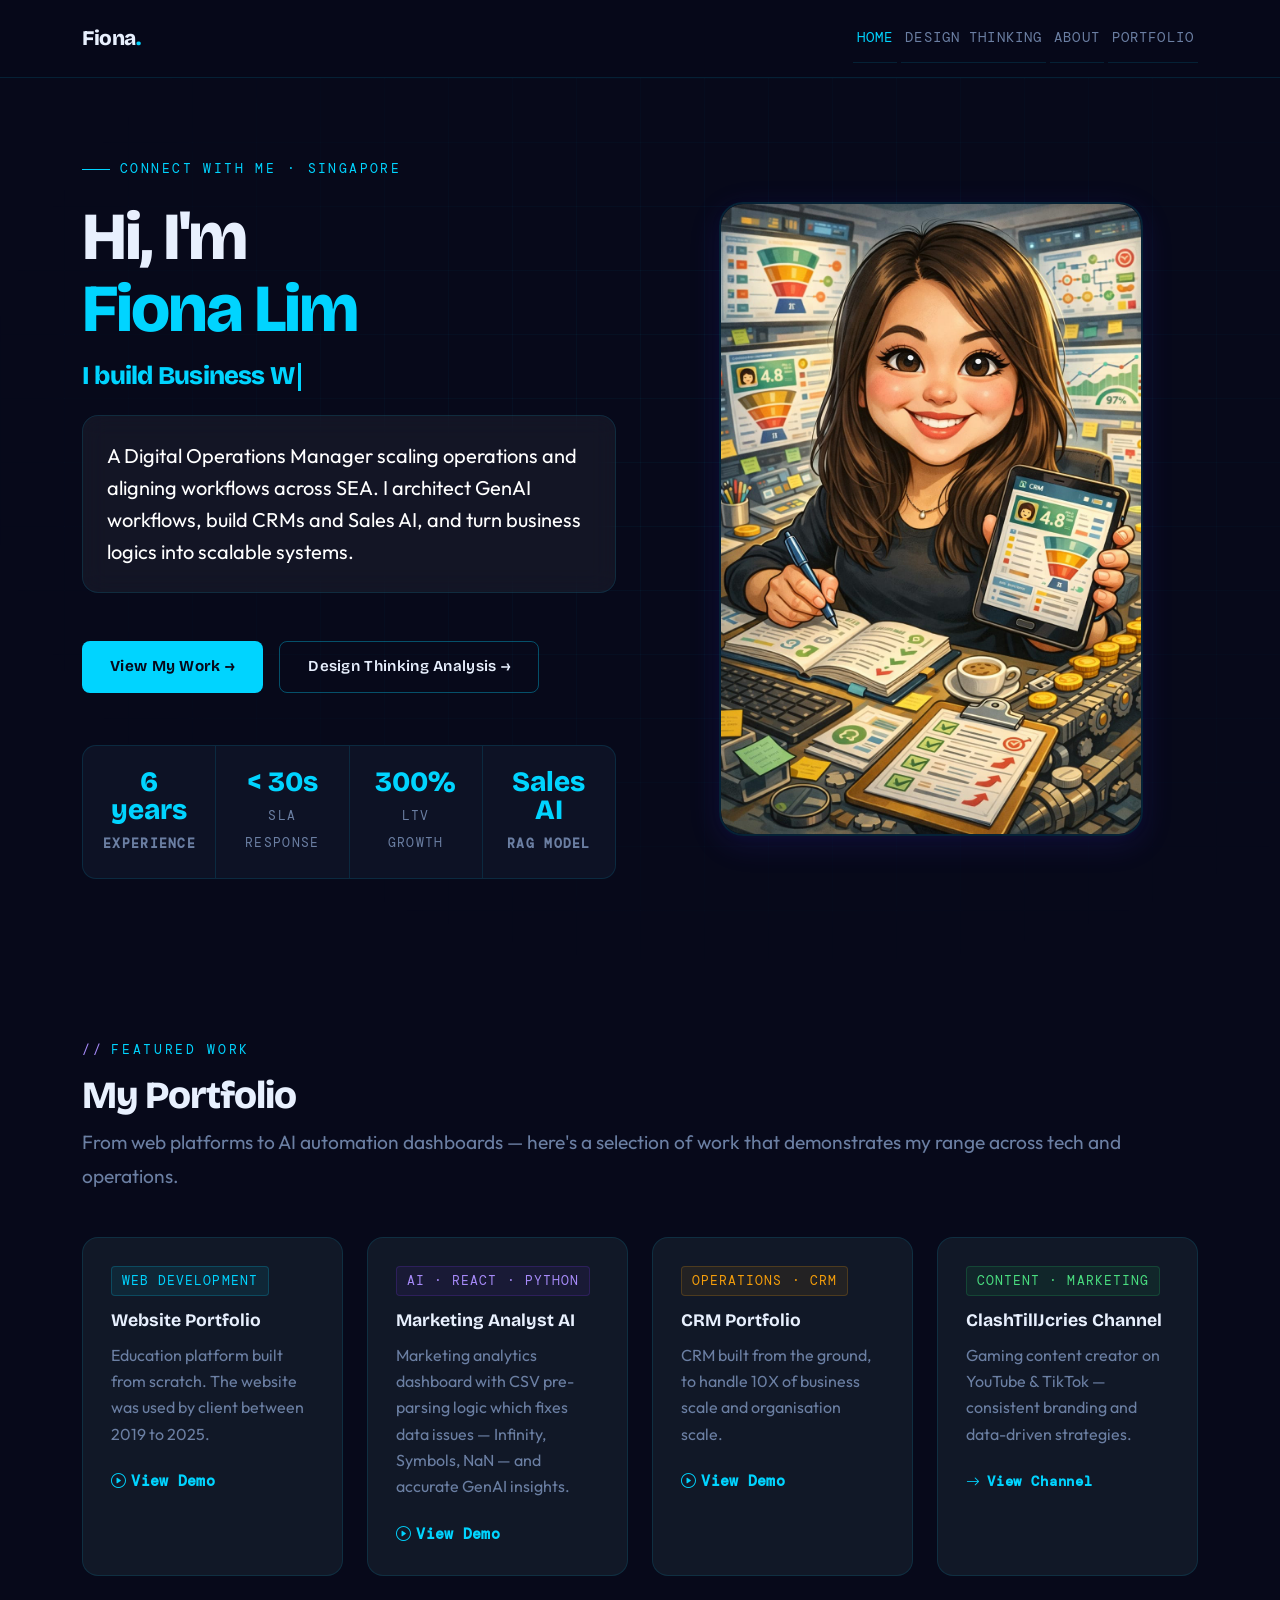
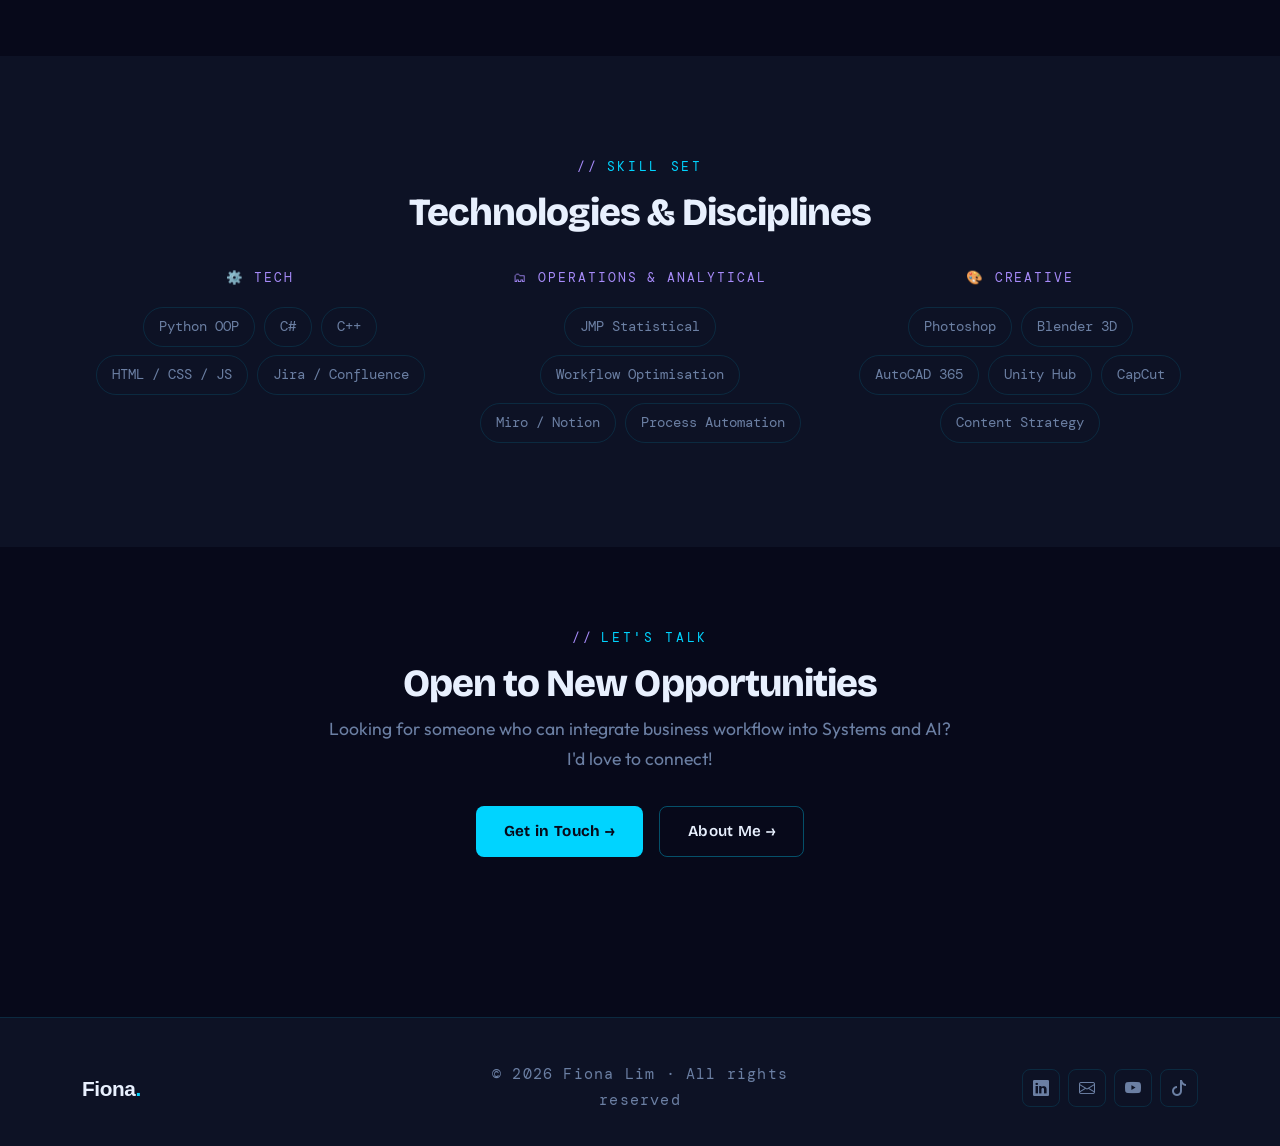
<file: docs/index.html>
<!doctype html>
<html lang="en">
  <head>
    <meta charset="UTF-8" />
    <!-- Ensures correct scaling on all screen sizes -->
    <meta name="viewport" content="width=device-width, initial-scale=1.0" />
    <title>Fiona Lim's Portfolio</title>
    <meta
      name="description"
      content="Portfolio of Fiona Lim — Digital Operations Manager specialising in GenAI, system design, and workflow automation across SEA."
    />

    <!-- Google Fonts -->
    <link rel="preconnect" href="https://fonts.googleapis.com" />
    <link rel="preconnect" href="https://fonts.gstatic.com" crossorigin />
    <link
      href="https://fonts.googleapis.com/css2?family=Bricolage+Grotesque:opsz,wght@12..96,200..800&family=Outfit:wght@300;400;500;600&family=DM+Mono:ital,wght@0,400;0,500;1,400&display=swap"
      rel="stylesheet"
    />

    <!-- Bootstrap 5 CSS (CDN) -->
    <link
      href="https://cdn.jsdelivr.net/npm/bootstrap@5.3.3/dist/css/bootstrap.min.css"
      rel="stylesheet"
    />
    <!-- Bootstrap Icons -->
    <link
      href="https://cdn.jsdelivr.net/npm/bootstrap-icons@1.11.3/font/bootstrap-icons.min.css"
      rel="stylesheet"
    />
    <!-- Custom stylesheet -->
    <link rel="stylesheet" href="style.css" />
  </head>
  <body>
    <!-- ============================================================
       Navbar: .navbar-expand-lg: full links on ≥992px, hamburger on <992px
       ============================================================ -->
    <nav class="navbar navbar-expand-lg fl-navbar">
      <div class="container">
        <!-- Brand / Logo -->
        <a class="navbar-brand" href="index.html">Fiona<span>.</span></a>

        <!-- Hamburger toggle — only visible on mobile/tablet (<992px) -->
        <button
          class="navbar-toggler"
          type="button"
          data-bs-toggle="collapse"
          data-bs-target="#navMenu"
          aria-controls="navMenu"
          aria-expanded="false"
          aria-label="Toggle navigation"
        >
          <span class="navbar-toggler-icon"></span>
        </button>

        <!-- Collapsible nav links -->
        <div class="collapse navbar-collapse" id="navMenu">
          <ul class="navbar-nav ms-auto gap-1">
            <li class="nav-item">
              <a class="nav-link fl-nav-link active" href="index.html">Home</a>
            </li>
            <li class="nav-item">
              <a class="nav-link fl-nav-link" href="design-thinking.html"
                >Design Thinking</a
              >
            </li>
            <li class="nav-item">
              <a class="nav-link fl-nav-link" href="about.html">About</a>
            </li>
            <li class="nav-item">
              <a class="nav-link fl-nav-link" href="portfolio.html"
                >Portfolio</a
              >
            </li>
          </ul>
        </div>
      </div>
    </nav>

    <!-- ============================================================
       Hero Section
       Left: typewriter intro + CTAs + stats
       Right: Portfolio Avatar
       ============================================================ -->
    <section class="hero-section">
      <div class="container position-relative">
        <div class="row align-items-center g-5">
          <!-- Left column: text content -->
          <div class="col-lg-6 col-12">
            <!-- Pill above name heading -->
            <div class="hero-label reveal">Connect with Me · Singapore</div>

            <!-- Name heading -->
            <h1 class="hero-title reveal reveal-delay-1">
              Hi, I'm<br />
              <span class="accent">Fiona Lim</span>
            </h1>

            <!-- Typewriter looping tagline -->
            <p
              class="hero-title"
              style="
                font-size: clamp(1.1rem, 2.5vw, 1.6rem);
                margin-bottom: 20px;
              "
            >
              <span id="typewriter"></span
              ><span class="typewriter-cursor"></span>
            </p>

            <!-- Brief intro -->
            <div class="card glass-card p-4 mt-4 mb-5 reveal reveal-delay-2">
              <p class="hero-subtitle fs-5 mb-0">
                A Digital Operations Manager scaling operations and aligning
                workflows across SEA. I architect GenAI workflows, build CRMs
                and Sales AI, and turn business logics into scalable systems.
              </p>
            </div>

            <!-- CTA Buttons -->
            <div class="d-flex flex-wrap gap-3 reveal reveal-delay-3">
              <a href="portfolio.html" class="btn-fl-primary">View My Work →</a>
              <a href="design-thinking.html" class="btn-fl-outline"
                >Design Thinking Analysis →</a
              >
            </div>

            <!-- Stats Bar — count-up animation triggered by scroll -->
            <div class="stats-bar reveal">
              <div class="stat-item">
                <!-- JS formula for dynamic data -->
                <span class="stat-number" id="dynamic-experience"></span>
                <span class="stat-label"><strong>Experience</strong></span>
              </div>
              <div class="stat-item">
                <span class="stat-number"><strong> < 30s </strong></span>
                <span class="stat-label">SLA Response</span>
              </div>
              <div class="stat-item">
                <span class="stat-number"><strong>300%</strong></span>
                <span class="stat-label">LTV Growth</span>
              </div>
              <div class="stat-item">
                <span class="stat-number">Sales AI</span>
                <span class="stat-label"><strong>RAG Model</strong></span>
              </div>
            </div>
          </div>

          <!-- Right column: Portfolio Avatar -->
          <div
            class="col-lg-6 col-12 d-flex justify-content-center reveal reveal-delay-2"
          >
            <!-- .hero-img-wrap, card frame + bg shadow -->
            <div class="hero-img-wrap">
              <img
                src="portfolio-avatar.jpeg"
                alt="Fiona's Portfolio Avatar'"
                class="hero-portrait"
              />
            </div>
          </div>
          <!-- /col -->
        </div>
        <!-- /row -->
      </div>
      <!-- /container -->
    </section>

    <!-- ============================================================
       // Featured Work
       ============================================================ -->
    <section class="section-pad">
      <div class="container">
        <div class="row">
          <div class="col-12">
            <p class="section-label reveal">Featured Work</p>
            <h2 class="section-title reveal">My Portfolio</h2>
            <p class="section-desc reveal">
              From web platforms to AI automation dashboards — here's a
              selection of work that demonstrates my range across tech and
              operations.
            </p>
          </div>
        </div>

        <!-- Project cards — Bootstrap responsive grid -->
        <div class="row g-4">
          <!-- Card 1: Website Portfolio. "View Demo" opens the Bootstrap modal below.-->
          <div class="col-lg-3 col-md-6 col-12 reveal">
            <div class="project-card">
              <span class="project-tag cyan">Web Development</span>
              <h4>Website Portfolio</h4>
              <p>
                Education platform built from scratch. The website was used by
                client between 2019 to 2025.
              </p>
              <!-- Bootstrap5 Modal + Youtube unlisted video -->
              <button
                type="button"
                class="project-link project-link-btn"
                data-bs-toggle="modal"
                data-bs-target="#champCodeModal"
              >
                <i class="bi bi-play-circle"></i> View Demo
              </button>
            </div>
          </div>

          <!-- Card 2: Marketing Analyst AI -->
          <div class="col-lg-3 col-md-6 col-12 reveal reveal-delay-1">
            <div class="project-card">
              <span class="project-tag purple">AI · React · Python</span>
              <h4>Marketing Analyst AI</h4>
              <p>
                Marketing analytics dashboard with CSV pre-parsing logic which
                fixes data issues — Infinity, Symbols, NaN — and accurate GenAI
                insights.
              </p>
              <button
                type="button"
                class="project-link project-link-btn"
                data-bs-toggle="modal"
                data-bs-target="#biaiModal"
              >
                <i class="bi bi-play-circle"></i> View Demo
              </button>
            </div>
          </div>

          <!-- Card 3: CRM System — opens #crmModal -->
          <div class="col-lg-3 col-md-6 col-12 reveal reveal-delay-2">
            <div class="project-card">
              <span class="project-tag amber">Operations · CRM</span>
              <h4>CRM Portfolio</h4>
              <p>
                CRM built from the ground, to handle 10X of business scale and
                organisation scale.
              </p>
              <button
                type="button"
                class="project-link project-link-btn"
                data-bs-toggle="modal"
                data-bs-target="#crmModal"
              >
                <i class="bi bi-play-circle"></i> View Demo
              </button>
            </div>
          </div>

          <!-- Card 4: YouTube/TikTok content -->
          <div class="col-lg-3 col-md-6 col-12 reveal reveal-delay-3">
            <div class="project-card">
              <span class="project-tag green">Content · Marketing</span>
              <h4>ClashTillJcries Channel</h4>
              <p>
                Gaming content creator on YouTube &amp; TikTok — consistent
                branding and data-driven strategies.
              </p>
              <a
                href="https://www.youtube.com/@ClashTillJcries"
                target="_blank"
                class="project-link"
              >
                <i class="bi bi-arrow-right"></i> <strong>View Channel</strong>
              </a>
            </div>
          </div>
        </div>
        <!-- /row -->
      </div>
      <!-- /container -->
    </section>

    <!-- ============================================================
       Skills Label Section
       ============================================================ -->

    <section class="skills-section">
      <div class="container">
        <div class="row">
          <div class="col-12 text-center mb-4 reveal">
            <p class="section-label justify-content-center">Skill Set</p>
            <h2 class="section-title">Technologies &amp; Disciplines</h2>
          </div>
        </div>

        <div class="row g-4 justify-content-center">
          <div class="col-lg-4 col-md-6 col-12 reveal">
            <p class="skill-cat-title text-center">⚙️ Tech</p>
            <div class="text-center px-2">
              <span class="skill-badge">Python OOP</span>
              <span class="skill-badge">C#</span>
              <span class="skill-badge">C++</span>
              <span class="skill-badge">HTML / CSS / JS</span>
              <span class="skill-badge">Jira / Confluence</span>
            </div>
          </div>

          <div class="col-lg-4 col-md-6 col-12 reveal reveal-delay-1">
            <p class="skill-cat-title text-center">
              🗂 Operations &amp; Analytical
            </p>
            <div class="text-center px-2">
              <span class="skill-badge purple">JMP Statistical</span>
              <span class="skill-badge purple">Workflow Optimisation</span>
              <span class="skill-badge purple">Miro / Notion</span>
              <span class="skill-badge purple">Process Automation</span>
            </div>
          </div>

          <div class="col-lg-4 col-md-6 col-12 reveal reveal-delay-2">
            <p class="skill-cat-title text-center">🎨 Creative</p>
            <div class="text-center px-2">
              <span class="skill-badge amber">Photoshop</span>
              <span class="skill-badge amber">Blender 3D</span>
              <span class="skill-badge amber">AutoCAD 365</span>
              <span class="skill-badge amber">Unity Hub</span>
              <span class="skill-badge amber">CapCut</span>
              <span class="skill-badge amber">Content Strategy</span>
            </div>
          </div>
        </div>
      </div>
    </section>
    <!-- /container -->

    <!-- ============================================================
       CTA 
       ============================================================ -->
    <section class="section-pad">
      <div class="container">
        <div class="row justify-content-center text-center">
          <div class="col-lg-7 col-12 reveal">
            <p class="section-label justify-content-center">Let's Talk</p>
            <h2 class="section-title">Open to New Opportunities</h2>
            <p
              style="
                color: var(--muted);
                margin-bottom: 32px;
                font-size: 1.1rem;
              "
            >
              Looking for someone who can integrate business workflow into
              Systems and AI? <br />I'd love to connect!
            </p>
            <div class="d-flex gap-3 justify-content-center flex-wrap">
              <a href="portfolio.html#contact" class="btn-fl-primary"
                >Get in Touch →</a
              >
              <a href="about.html" class="btn-fl-outline">About Me →</a>
            </div>
          </div>
        </div>
      </div>
    </section>

    <!-- ============================================================
       FOOTER
       ============================================================ -->
    <footer class="fl-footer">
      <div class="container">
        <div class="row align-items-center g-3">
          <!-- Brand -->
          <div class="col-md-4 col-12 text-md-start text-center">
            <span
              class="navbar-brand"
              style="
                font-family: &quot;Syne&quot;, sans-serif;
                font-weight: 800;
              "
            >
              Fiona<span style="color: var(--accent)">.</span>
            </span>
          </div>

          <!-- Copyright -->
          <div class="col-md-4 col-12 text-center">
            <p
              style="
                font-family: &quot;DM Mono&quot;, monospace;
                font-size: 0.95rem;
                letter-spacing: 0.08em;
              "
            >
              © 2026 Fiona Lim · All rights reserved
            </p>
          </div>

          <!-- Social links -->
          <div
            class="col-md-4 col-12 d-flex justify-content-md-end justify-content-center gap-2"
          >
            <a
              href="https://www.linkedin.com/in/fionalyh"
              target="_blank"
              class="footer-social-link"
              title="LinkedIn"
            >
              <i class="bi bi-linkedin"></i>
            </a>
            <a
              href="mailto:Fionalimyh@gmail.com"
              class="footer-social-link"
              title="Email"
            >
              <i class="bi bi-envelope"></i>
            </a>
            <a
              href="https://www.youtube.com/@ClashTillJcries"
              target="_blank"
              class="footer-social-link"
              title="YouTube"
            >
              <i class="bi bi-youtube"></i>
            </a>
            <a
              href="https://www.tiktok.com/@clashtilljcries"
              target="_blank"
              class="footer-social-link"
              title="TikTok"
            >
              <i class="bi bi-tiktok"></i>
            </a>
          </div>
        </div>
      </div>
    </footer>

    <!-- ============================================================
         YouTube Website Portfolio Modal -- Go Live to view video from Modal
         ============================================================ -->
    <div
      class="modal fade"
      id="champCodeModal"
      tabindex="-1"
      aria-labelledby="champCodeModalLabel"
      aria-hidden="true"
    >
      <!-- modal-lg gives a wider dialog -->
      <div class="modal-dialog modal-dialog-centered modal-lg">
        <div class="modal-content project-modal-content">
          <!-- Header: tag + title + close button -->
          <div class="modal-header project-modal-header">
            <div>
              <span class="project-tag cyan mb-1 d-inline-block"
                >Web Development</span
              >
              <h5
                class="modal-title project-modal-title"
                id="champCodeModalLabel"
              >
                Website Portfolio
              </h5>
            </div>

            <button
              type="button"
              class="project-modal-close"
              data-bs-dismiss="modal"
              aria-label="Close"
            >
              <i class="bi bi-x-lg"></i>
            </button>
          </div>

          <!-- Body: the YouTube embed -->
          <div class="modal-body project-modal-body">
            <div class="ratio ratio-16x9">
              <iframe
                id="champCodeIframe"
                src=""
                title="ChampCode Academy Demo"
                allow="
                  accelerometer;
                  autoplay;
                  clipboard-write;
                  encrypted-media;
                  gyroscope;
                  picture-in-picture;
                "
                allowfullscreen
              ></iframe>
            </div>
          </div>

          <!-- Footer: close button only -->
          <div class="modal-footer project-modal-footer">
            <button
              type="button"
              class="btn-fl-primary"
              data-bs-dismiss="modal"
              style="font-size: 1.02rem; padding: 9px 20px"
            >
              Close
            </button>
          </div>
        </div>
      </div>
    </div>

    <!-- ============================================================
         YouTube Marketing Analyst AI Portfolio Modal
         ============================================================ -->
    <div
      class="modal fade"
      id="biaiModal"
      tabindex="-1"
      aria-labelledby="biaiModalLabel"
      aria-hidden="true"
    >
      <div class="modal-dialog modal-dialog-centered modal-lg">
        <div class="modal-content project-modal-content">
          <div class="modal-header project-modal-header">
            <div>
              <span class="project-tag purple mb-1 d-inline-block"
                >AI · React · Python</span
              >
              <h5 class="modal-title project-modal-title" id="biaiModalLabel">
                Marketing Analyst AI Portfolio Demo
              </h5>
            </div>
            <button
              type="button"
              class="project-modal-close"
              data-bs-dismiss="modal"
              aria-label="Close"
            >
              <i class="bi bi-x-lg"></i>
            </button>
          </div>
          <div class="modal-body project-modal-body">
            <div class="ratio ratio-16x9">
              <iframe
                id="biaiIframe"
                src=""
                title="Business Intelligence AI Demo"
                allow="
                  accelerometer;
                  autoplay;
                  clipboard-write;
                  encrypted-media;
                  gyroscope;
                  picture-in-picture;
                "
                allowfullscreen
              ></iframe>
            </div>
          </div>
          <div class="modal-footer project-modal-footer">
            <button
              type="button"
              class="btn-fl-primary"
              data-bs-dismiss="modal"
              style="font-size: 1.02rem; padding: 9px 20px"
            >
              Close
            </button>
          </div>
        </div>
      </div>
    </div>

    <!-- ============================================================
         YouTube CRM Portfolio Modal
         ============================================================ -->
    <div
      class="modal fade"
      id="crmModal"
      tabindex="-1"
      aria-labelledby="crmModalLabel"
      aria-hidden="true"
    >
      <div class="modal-dialog modal-dialog-centered modal-lg">
        <div class="modal-content project-modal-content">
          <div class="modal-header project-modal-header">
            <div>
              <span class="project-tag amber mb-1 d-inline-block"
                >Operations · CRM</span
              >
              <h5 class="modal-title project-modal-title" id="crmModalLabel">
                CRM Portfolio
              </h5>
            </div>
            <button
              type="button"
              class="project-modal-close"
              data-bs-dismiss="modal"
              aria-label="Close"
            >
              <i class="bi bi-x-lg"></i>
            </button>
          </div>
          <div class="modal-body project-modal-body">
            <div class="ratio ratio-16x9">
              <iframe
                id="crmIframe"
                src=""
                title="CRM & Customer Portal Demo"
                allow="
                  accelerometer;
                  autoplay;
                  clipboard-write;
                  encrypted-media;
                  gyroscope;
                  picture-in-picture;
                "
                allowfullscreen
              ></iframe>
            </div>
          </div>
          <div class="modal-footer project-modal-footer">
            <button
              type="button"
              class="btn-fl-primary"
              data-bs-dismiss="modal"
              style="font-size: 1.02rem; padding: 9px 20px"
            >
              Close
            </button>
          </div>
        </div>
      </div>
    </div>

    <script src="https://cdn.jsdelivr.net/npm/bootstrap@5.3.3/dist/js/bootstrap.bundle.min.js"></script>
    <script src="script.js"></script>
  </body>
</html>
</file>
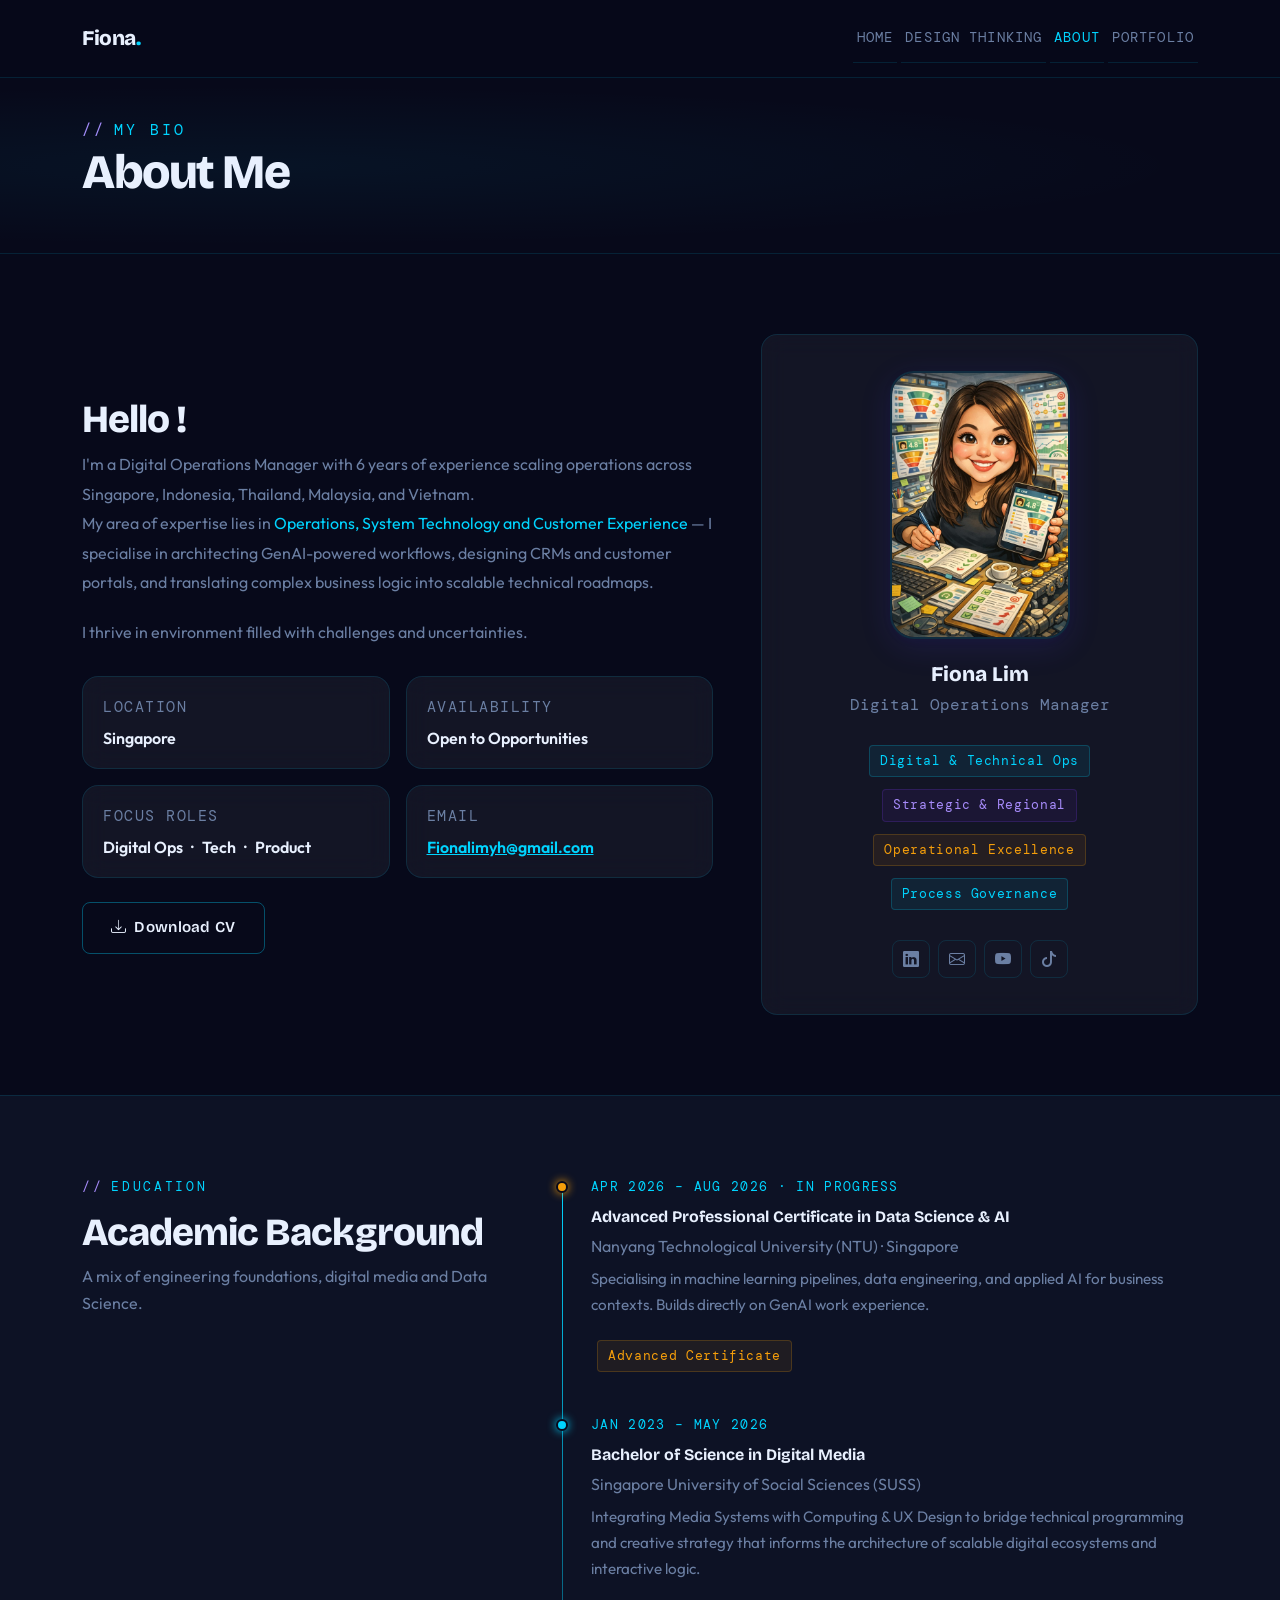
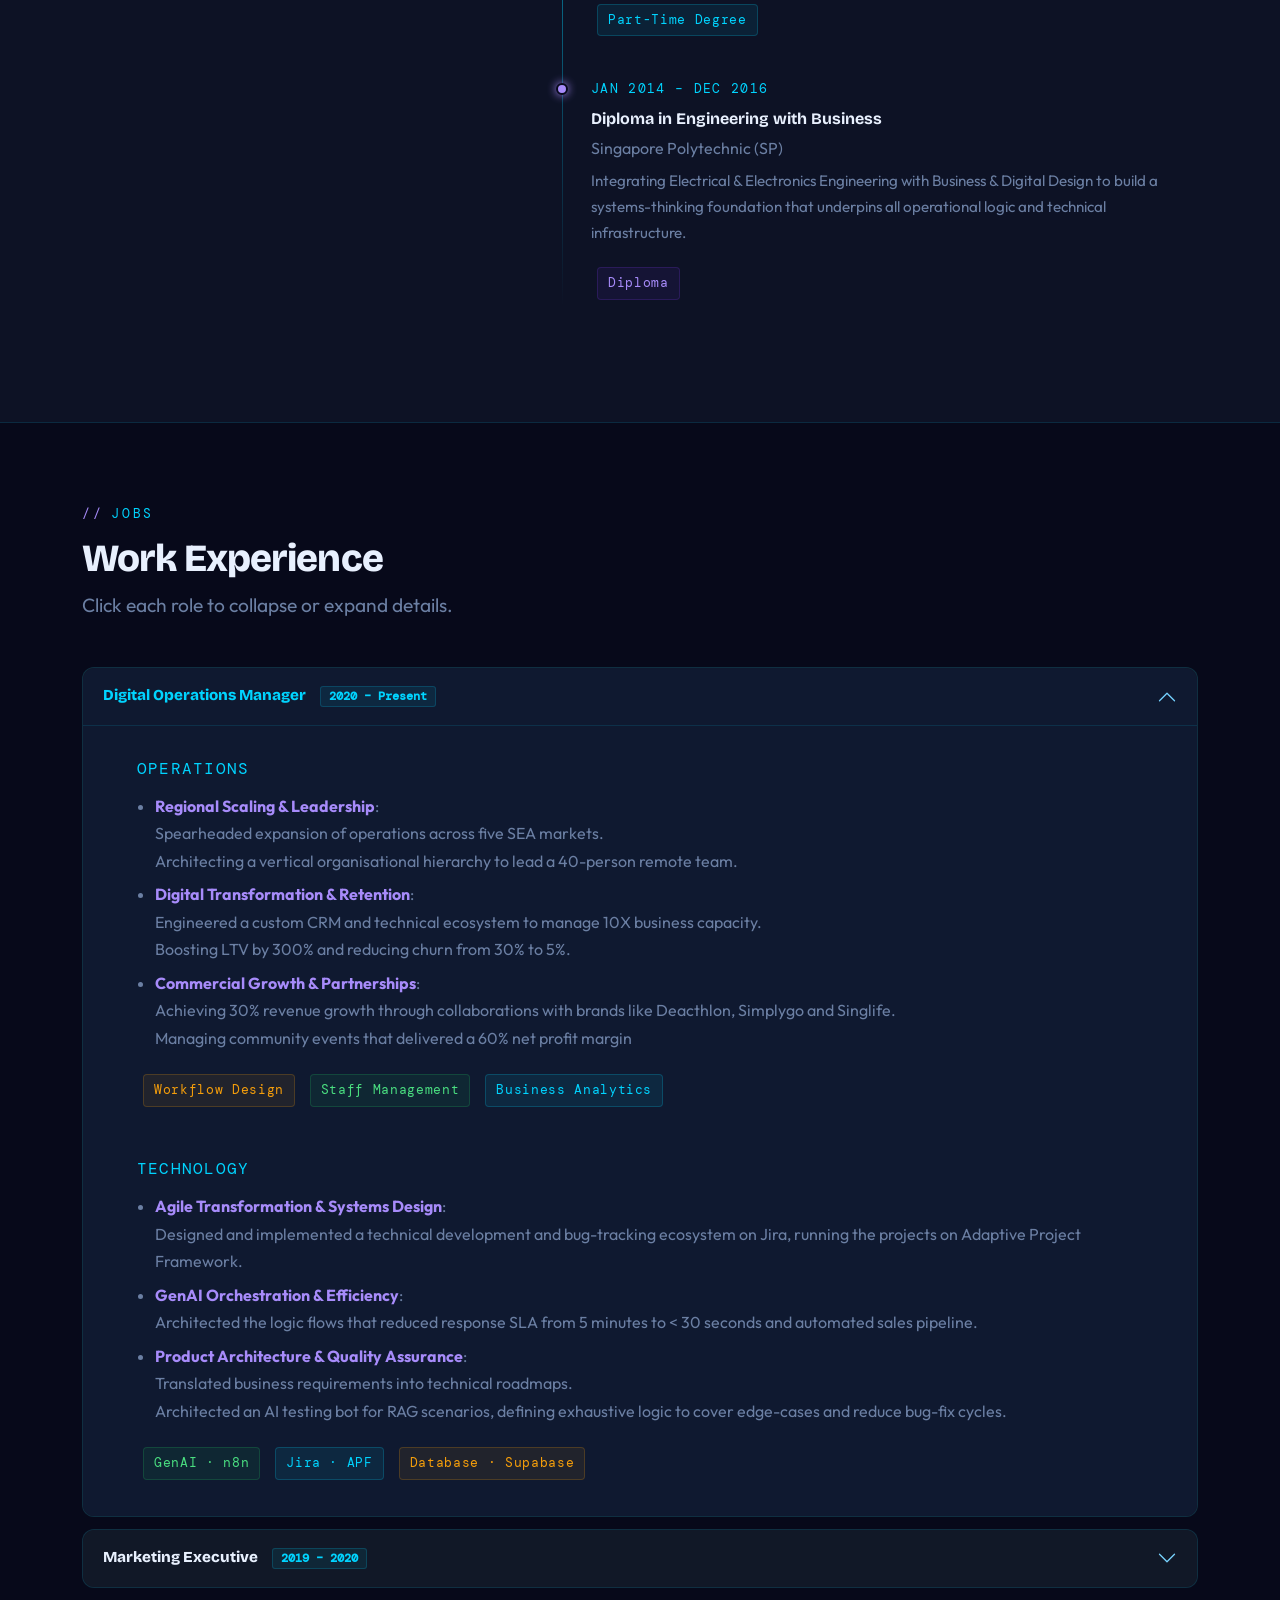
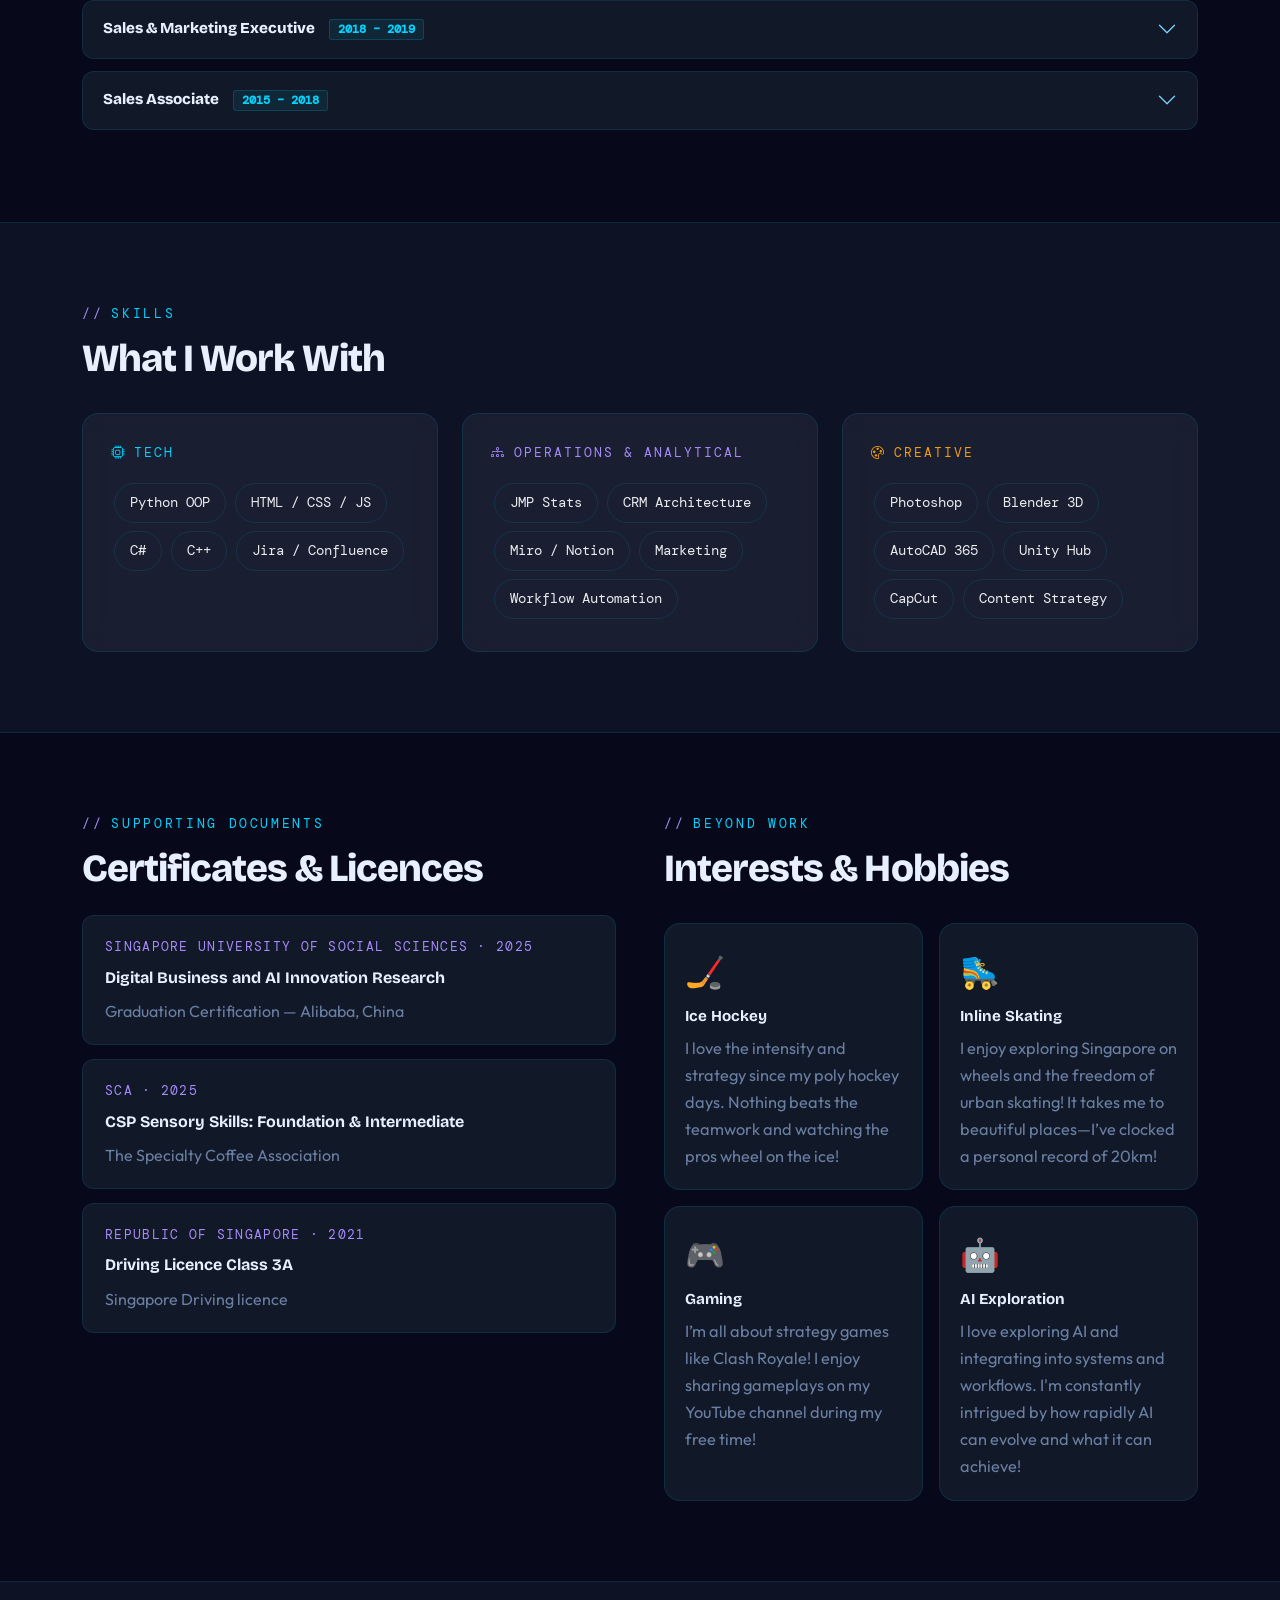
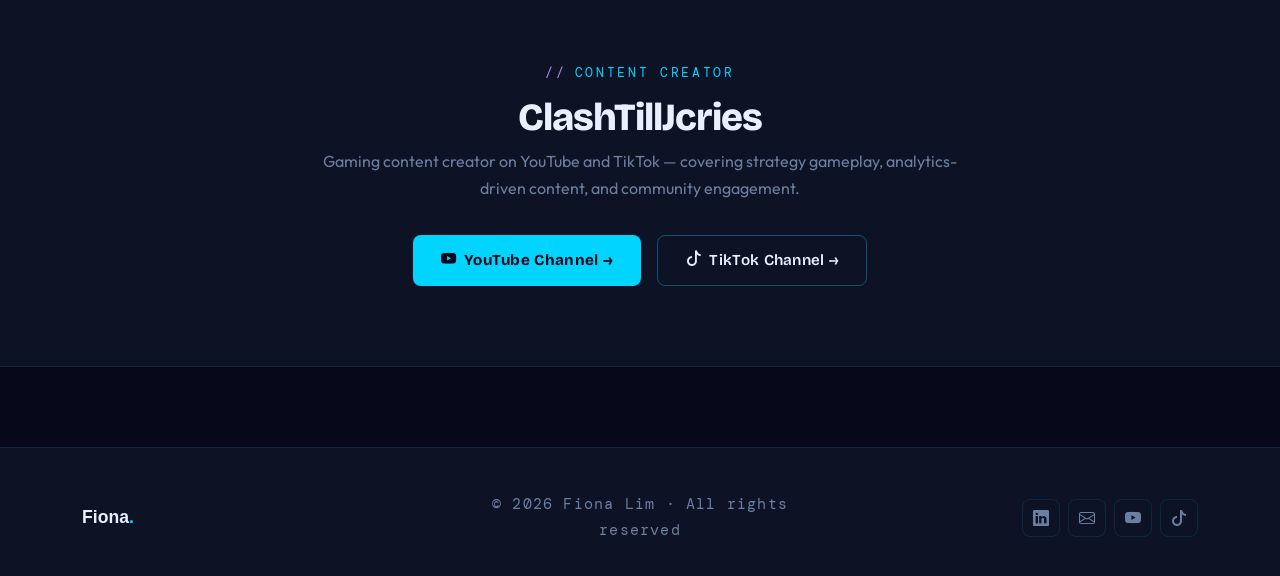
<file: docs/about.html>
<!doctype html>
<html lang="en">
  <head>
    <meta charset="UTF-8" />
    <meta name="viewport" content="width=device-width, initial-scale=1.0" />
    <title>About Fiona</title>
    <meta
      name="description"
      content="About Fiona Lim — education, work experience, skills, and personal interests."
    />

    <link
      href="https://fonts.googleapis.com/css2?family=Bricolage+Grotesque:opsz,wght@12..96,200..800&family=Outfit:wght@300;400;500;600&family=DM+Mono:ital,wght@0,400;0,500;1,400&display=swap"
      rel="stylesheet"
    />

    <link
      href="https://cdn.jsdelivr.net/npm/bootstrap@5.3.3/dist/css/bootstrap.min.css"
      rel="stylesheet"
    />
    <link
      href="https://cdn.jsdelivr.net/npm/bootstrap-icons@1.11.3/font/bootstrap-icons.min.css"
      rel="stylesheet"
    />
    <link rel="stylesheet" href="style.css" />
  </head>
  <body>
    <!-- ============================================================
       Navbar
       ============================================================ -->
    <nav class="navbar navbar-expand-lg fl-navbar">
      <div class="container">
        <a class="navbar-brand" href="index.html">Fiona<span>.</span></a>
        <button
          class="navbar-toggler"
          type="button"
          data-bs-toggle="collapse"
          data-bs-target="#navMenu"
          aria-controls="navMenu"
          aria-expanded="false"
          aria-label="Toggle navigation"
        >
          <span class="navbar-toggler-icon"></span>
        </button>
        <div class="collapse navbar-collapse" id="navMenu">
          <ul class="navbar-nav ms-auto gap-1">
            <li class="nav-item">
              <a class="nav-link fl-nav-link" href="index.html">Home</a>
            </li>
            <li class="nav-item">
              <a class="nav-link fl-nav-link" href="design-thinking.html"
                >Design Thinking</a
              >
            </li>
            <li class="nav-item">
              <a class="nav-link fl-nav-link active" href="about.html">About</a>
            </li>
            <li class="nav-item">
              <a class="nav-link fl-nav-link" href="portfolio.html"
                >Portfolio</a
              >
            </li>
          </ul>
        </div>
      </div>
    </nav>

    <!-- ============================================================
       Page hero
       ============================================================ -->
    <section class="page-hero">
      <div class="container">
        <p class="page-hero-label">My Bio</p>
        <h1 class="reveal">About Me</h1>
      </div>
    </section>

    <!-- ============================================================
       Bio Section
       ============================================================ -->
    <section class="section-pad">
      <div class="container">
        <div class="row g-5 align-items-center">
          <!-- Bio text -->
          <div class="col-lg-7 col-12">
            <h2 class="section-title reveal">Hello !</h2>
            <p
              class="reveal reveal-delay-1"
              style="
                color: var(--muted);
                font-size: 1rem;
                line-height: 1.85;
                margin-bottom: 20px;
              "
            >
              I'm a Digital Operations Manager with 6 years of experience
              scaling operations across Singapore, Indonesia, Thailand,
              Malaysia, and Vietnam. <br />
              My area of expertise lies in
              <span style="color: var(--accent)"
                >Operations, System Technology and Customer Experience</span
              >
              — I specialise in architecting GenAI-powered workflows, designing
              CRMs and customer portals, and translating complex business logic
              into scalable technical roadmaps.
            </p>
            <p
              class="reveal reveal-delay-2"
              style="
                color: var(--muted);
                line-height: 1.85;
                margin-bottom: 28px;
              "
            >
              I thrive in environment filled with challenges and uncertainties.
            </p>

            <!-- Quick facts -->
            <div class="row g-3 reveal reveal-delay-3">
              <div class="col-sm-6 col-12">
                <div class="glass-card" style="padding: 16px 20px">
                  <span
                    style="
                      font-family: &quot;DM Mono&quot;, monospace;
                      font-size: 0.95rem;
                      color: var(--muted);
                      text-transform: uppercase;
                      letter-spacing: 0.1em;
                    "
                    >Location</span
                  >
                  <p style="margin: 4px 0 0; font-weight: 600">Singapore</p>
                </div>
              </div>
              <div class="col-sm-6 col-12">
                <div class="glass-card" style="padding: 16px 20px">
                  <span
                    style="
                      font-family: &quot;DM Mono&quot;, monospace;
                      font-size: 0.95rem;
                      color: var(--muted);
                      text-transform: uppercase;
                      letter-spacing: 0.1em;
                    "
                    >Availability</span
                  >
                  <p style="margin: 4px 0 0; font-weight: 600">
                    Open to Opportunities
                  </p>
                </div>
              </div>
              <div class="col-sm-6 col-12">
                <div class="glass-card" style="padding: 16px 20px">
                  <span
                    style="
                      font-family: &quot;DM Mono&quot;, monospace;
                      font-size: 0.95rem;
                      color: var(--muted);
                      text-transform: uppercase;
                      letter-spacing: 0.1em;
                    "
                    >Focus Roles</span
                  >
                  <p style="margin: 4px 0 0; font-weight: 600">
                    Digital Ops&ensp;·&ensp;Tech&ensp;·&ensp;Product
                  </p>
                </div>
              </div>
              <div class="col-sm-6 col-12">
                <div class="glass-card" style="padding: 16px 20px">
                  <span
                    style="
                      font-family: &quot;DM Mono&quot;, monospace;
                      font-size: 0.95rem;
                      color: var(--muted);
                      text-transform: uppercase;
                      letter-spacing: 0.1em;
                    "
                    >Email</span
                  >
                  <p style="margin: 4px 0 0; font-weight: 600">
                    <a
                      href="mailto:Fionalimyh@gmail.com"
                      style="color: var(--accent)"
                    >
                      <u>Fionalimyh@gmail.com</u>
                    </a>
                  </p>
                </div>
              </div>
            </div>
            <!-- /row -->

            <!-- Download CV button -->
            <div class="mt-4 reveal">
              <a href="Fiona_Lims_Resume.pdf" download class="btn-fl-outline">
                <i class="bi bi-download me-2"></i>Download CV
              </a>
            </div>
          </div>
          <!-- /col -->

          <!-- mini Portfolio Avatar + tags -->
          <div class="col-lg-5 col-12 reveal reveal-delay-2">
            <div class="glass-card text-center" style="padding: 36px 28px">
              <div class="d-flex justify-content-center mb-4">
                <div class="hero-img-wrap" style="max-width: 180px">
                  <img
                    src="portfolio-avatar.jpeg"
                    alt="Fiona Lim portrait"
                    class="hero-portrait"
                  />
                </div>
              </div>

              <h3 class="mb-1" style="font-size: 1.3rem">Fiona Lim</h3>
              <p
                class="mono"
                style="
                  color: var(--muted);
                  font-size: 0.98rem;
                  margin-bottom: 20px;
                "
              >
                Digital Operations Manager
              </p>

              <div class="mb-4">
                <span class="badge-fl">Digital & Technical Ops</span>
                <span class="badge-fl purple">Strategic & Regional</span>
                <span class="badge-fl amber">Operational Excellence</span>
                <span class="badge-fl">Process Governance</span>
              </div>

              <div class="d-flex justify-content-center gap-2">
                <a
                  href="https://www.linkedin.com/in/fionalyh"
                  target="_blank"
                  class="footer-social-link"
                  title="LinkedIn"
                >
                  <i class="bi bi-linkedin"></i>
                </a>
                <a
                  href="mailto:Fionalimyh@gmail.com"
                  class="footer-social-link"
                  title="Email"
                >
                  <i class="bi bi-envelope"></i>
                </a>
                <a
                  href="https://www.youtube.com/@ClashTillJcries"
                  target="_blank"
                  class="footer-social-link"
                  title="YouTube"
                >
                  <i class="bi bi-youtube"></i>
                </a>
                <a
                  href="https://www.tiktok.com/@clashtilljcries"
                  target="_blank"
                  class="footer-social-link"
                  title="TikTok"
                >
                  <i class="bi bi-tiktok"></i>
                </a>
              </div>
            </div>
          </div>
          <!-- /col -->
        </div>
        <!-- /row -->
      </div>
      <!-- /container -->
    </section>

    <!-- ============================================================
       Education
       ============================================================ -->
    <section
      class="section-pad"
      style="
        background: var(--bg-2);
        border-top: 1px solid var(--border);
        border-bottom: 1px solid var(--border);
      "
    >
      <div class="container">
        <div class="row">
          <div class="col-lg-5 col-12 mb-4 mb-lg-0">
            <p class="section-label reveal">Education</p>
            <h2 class="section-title reveal">Academic Background</h2>
            <p
              style="color: var(--muted); font-size: 1rem"
              class="reveal reveal-delay-1"
            >
              A mix of engineering foundations, digital media and Data Science.
            </p>
          </div>

          <div class="col-lg-7 col-12">
            <div class="timeline">
              <!-- NTU — in progress -->
              <div class="timeline-item reveal">
                <div
                  class="timeline-dot"
                  style="
                    background: var(--accent-warm);
                    box-shadow: 0 0 10px var(--accent-warm);
                  "
                ></div>
                <div class="timeline-date">APR 2026 – AUG 2026 · IN PROGRESS</div>
                <div class="timeline-title">
                  Advanced Professional Certificate in Data Science &amp; AI
                </div>
                <div class="timeline-sub">
                  Nanyang Technological University (NTU) · Singapore
                </div>
                <p
                  style="
                    font-size: 0.95rem;
                    color: var(--muted);
                    margin-top: 6px;
                  "
                >
                  Specialising in machine learning pipelines, data engineering,
                  and applied AI for business contexts. Builds directly on GenAI
                  work experience.
                </p>
                <span class="badge-fl amber">Advanced Certificate</span>
              </div>

              <!-- SUSS -->
              <div class="timeline-item reveal reveal-delay-1">
                <div class="timeline-dot"></div>
                <div class="timeline-date">
                  JAN 2023 – MAY 2026 
                </div>
                <div class="timeline-title">
                  Bachelor of Science in Digital Media
                </div>
                <div class="timeline-sub">
                  Singapore University of Social Sciences (SUSS)
                </div>
                <p
                  style="
                    font-size: 0.95rem;
                    color: var(--muted);
                    margin-top: 6px;
                  "
                >
                  Integrating Media Systems with Computing & UX Design to bridge
                  technical programming and creative strategy that informs the
                  architecture of scalable digital ecosystems and interactive
                  logic.
                </p>
                <span class="badge-fl">Part-Time Degree</span>
              </div>

              <!-- SP -->
              <div class="timeline-item reveal reveal-delay-2">
                <div
                  class="timeline-dot"
                  style="
                    background: var(--accent-2);
                    box-shadow: 0 0 10px var(--accent-2);
                  "
                ></div>
                <div class="timeline-date">JAN 2014 – DEC 2016</div>
                <div class="timeline-title">
                  Diploma in Engineering with Business
                </div>
                <div class="timeline-sub">Singapore Polytechnic (SP)</div>
                <p
                  style="
                    font-size: 0.95rem;
                    color: var(--muted);
                    margin-top: 6px;
                  "
                >
                  Integrating Electrical & Electronics Engineering with Business
                  & Digital Design to build a systems-thinking foundation that
                  underpins all operational logic and technical infrastructure.
                </p>
                <span class="badge-fl purple">Diploma</span>
              </div>
            </div>
            <!-- /timeline -->
          </div>
          <!-- /col -->
        </div>
        <!-- /row -->
      </div>
      <!-- /container -->
    </section>

    <!-- ============================================================
       Work Experience (Accordion)
       ============================================================ -->
    <section class="section-pad">
      <div class="container">
        <p class="section-label reveal">Jobs</p>
        <h2 class="section-title reveal">Work Experience</h2>
        <p class="section-desc reveal">
          Click each role to collapse or expand details.
        </p>

        <div class="accordion fl-accordion" id="workAccordion">
          <!-- ---- Digital Operations Manager ---- -->
          <div class="accordion-item reveal">
            <h2 class="accordion-header">
              <button
                class="accordion-button"
                type="button"
                data-bs-toggle="collapse"
                data-bs-target="#job1"
              >
                <div>
                  <strong>Digital Operations Manager&ensp;</strong>
                  <span class="work-tag">2020 – Present</span>
                </div>
              </button>
            </h2>
            <div
              id="job1"
              class="accordion-collapse collapse show"
              data-bs-parent="#workAccordion"
            >
              <div class="accordion-body">
                <p
                  style="
                    font-family: &quot;DM Mono&quot;, monospace;
                    font-size: 0.97rem;
                    color: var(--accent);
                    margin-bottom: 10px;
                    letter-spacing: 0.08em;
                  "
                >
                  OPERATIONS
                </p>
                <ul>
                  <li>
                    <strong style="color: var(--accent-2)"
                      >Regional Scaling & Leadership</strong
                    >: <br />Spearheaded expansion of operations across five SEA
                    markets. <br />Architecting a vertical organisational
                    hierarchy to lead a 40-person remote team.
                  </li>
                  <li>
                    <strong style="color: var(--accent-2)"
                      >Digital Transformation & Retention</strong
                    >: <br />Engineered a custom CRM and technical ecosystem to
                    manage 10X business capacity. <br />Boosting LTV by 300% and
                    reducing churn from 30% to 5%.
                  </li>
                  <li>
                    <strong style="color: var(--accent-2)"
                      >Commercial Growth & Partnerships</strong
                    >: <br />Achieving 30% revenue growth through collaborations
                    with brands like Deacthlon, Simplygo and Singlife.
                    <br />Managing community events that delivered a 60% net
                    profit margin
                  </li>
                </ul>
                <div class="mt-3">
                  <span class="badge-fl amber">Workflow Design</span>
                  <span class="badge-fl green">Staff Management</span>
                  <span class="badge-fl">Business Analytics</span>
                </div>
                <br />

                <p
                  style="
                    font-family: &quot;DM Mono&quot;, monospace;
                    font-size: 0.97rem;
                    color: var(--accent);
                    margin-bottom: 10px;
                    margin-top: 16px;
                    letter-spacing: 0.08em;
                  "
                >
                  TECHNOLOGY
                </p>
                <ul>
                  <li>
                    <strong style="color: var(--accent-2)"
                      >Agile Transformation & Systems Design</strong
                    >: <br />Designed and implemented a technical development
                    and bug-tracking ecosystem on Jira, running the projects on
                    Adaptive Project Framework.
                  </li>
                  <li>
                    <strong style="color: var(--accent-2)"
                      >GenAI Orchestration & Efficiency</strong
                    >: <br />Architected the logic flows that reduced response
                    SLA from 5 minutes to < 30 seconds and automated sales
                    pipeline.
                  </li>
                  <li>
                    <strong style="color: var(--accent-2)"
                      >Product Architecture & Quality Assurance</strong
                    >: <br />Translated business requirements into technical
                    roadmaps.<br />Architected an AI testing bot for RAG
                    scenarios, defining exhaustive logic to cover edge-cases and
                    reduce bug-fix cycles.
                  </li>
                </ul>

                <div class="mt-3">
                  <span class="badge-fl green">GenAI · n8n</span>
                  <span class="badge-fl">Jira · APF</span>
                  <span class="badge-fl amber">Database · Supabase </span>
                </div>
              </div>
            </div>
          </div>
          <!-- /job1 -->

          <!-- ---- Marketing Executive ---- -->
          <div class="accordion-item reveal reveal-delay-1">
            <h2 class="accordion-header">
              <button
                class="accordion-button collapsed"
                type="button"
                data-bs-toggle="collapse"
                data-bs-target="#job2"
              >
                <div>
                  <strong>Marketing Executive&ensp;</strong>
                  <span class="work-tag">2019 – 2020</span>
                </div>
              </button>
            </h2>
            <div
              id="job2"
              class="accordion-collapse collapse"
              data-bs-parent="#workAccordion"
            >
              <div class="accordion-body">
                <ul>
                  <li>
                    <strong style="color: var(--accent-2)"
                      >Performance Advertising & ROI</strong
                    >: <br />Optimised multi-channel advertising and remarketing
                    strategies across Social Media Platforms. <br />Achieved a
                    40% reduction in CPI through the creation of viral contents.
                  </li>
                  <li>
                    <strong style="color: var(--accent-2)"
                      >Content Strategy & Design</strong
                    >: <br />Produced creative marketing collaterals for all
                    integrated campaigns to drive brand engagement and
                    visibility. <br />Managed social media calendars.
                  </li>
                  <li>
                    <strong style="color: var(--accent-2)"
                      >Web Development & SEO</strong
                    >: <br />Spearheaded website development for partner.<br />
                    Managed Google SEO & SEM to ensure consistent branding and
                    search visibility.
                  </li>
                </ul>
                <div class="mt-3">
                  <span class="badge-fl amber">Meta Ads</span>
                  <span class="badge-fl">Google Ads</span>
                  <span class="badge-fl green">Remarketing</span>
                  <span class="badge-fl amber">Content Strategy</span>
                </div>
              </div>
            </div>
          </div>
          <!-- /job2 -->

          <!-- ---- Sales & Marketing ---- -->
          <div class="accordion-item reveal reveal-delay-2">
            <h2 class="accordion-header">
              <button
                class="accordion-button collapsed"
                type="button"
                data-bs-toggle="collapse"
                data-bs-target="#job3"
              >
                <div>
                  <strong>Sales &amp; Marketing Executive&ensp;</strong>
                  <span class="work-tag">2018 – 2019</span>
                </div>
              </button>
            </h2>
            <div
              id="job3"
              class="accordion-collapse collapse"
              data-bs-parent="#workAccordion"
            >
              <div class="accordion-body">
                <ul>
                  <li>
                    <strong style="color: var(--accent-2)"
                      >Digital Brand Engagement</strong
                    >: <br />Orchestrated brand visibility by managing
                    multi-channel social media platforms and executing a content
                    strategy, including the design of marketing collaterals.
                  </li>
                  <li>
                    <strong style="color: var(--accent-2)"
                      >Event Management</strong
                    >: <br />Plan and organised private and public sector events
                    for up to 800 participants, overseeing everything from
                    initial planning to on-site operational execution.
                  </li>
                  <li>
                    <strong style="color: var(--accent-2)"
                      >Product Lifecycle & Support</strong
                    >: <br />Directed product management by providing
                    comprehensive pre-sales, after-sales warranty support, and
                    appointment for servicing to maintain quality standards.
                  </li>
                </ul>
                <div class="mt-3">
                  <span class="badge-fl amber">Event Management</span>
                  <span class="badge-fl">SEO · SEM</span>
                  <span class="badge-fl green">Product Management</span>
                  <span class="badge-fl amber">WordPress · Social Media</span>
                </div>
              </div>
            </div>
          </div>
          <!-- /job3 -->

          <!-- ---- Sales Associate ---- -->
          <div class="accordion-item reveal reveal-delay-3">
            <h2 class="accordion-header">
              <button
                class="accordion-button collapsed"
                type="button"
                data-bs-toggle="collapse"
                data-bs-target="#job4"
              >
                <div>
                  <strong>Sales Associate&ensp;</strong>
                  <span class="work-tag">2015 – 2018</span>
                </div>
              </button>
            </h2>
            <div
              id="job4"
              class="accordion-collapse collapse"
              data-bs-parent="#workAccordion"
            >
              <div class="accordion-body">
                <ul>
                  <li>
                    <strong style="color: var(--accent-2)"
                      >Retail Operations & Inventory</strong
                    >: <br />Managed daily store operations and POS system
                    transactions while overseeing consumable inventory to ensure
                    seamless service delivery.
                  </li>
                  <li>
                    <strong style="color: var(--accent-2)"
                      >Leadership & Staff Training</strong
                    >: <br />Facilitated store management tasks and directed the
                    training of part-time staff to maintain high service
                    standards and operational consistency.
                  </li>
                </ul>
                <div class="mt-3">
                  <span class="badge-fl amber">Sales · Retail</span>
                  <span class="badge-fl green">Staff Training</span>
                </div>
              </div>
            </div>
          </div>
          <!-- /job4 -->
        </div>
        <!-- /accordion -->
      </div>
      <!-- /container -->
    </section>

    <!-- ============================================================
       Skills label (grid)
       ============================================================ -->
    <section
      class="section-pad"
      style="
        background: var(--bg-2);
        border-top: 1px solid var(--border);
        border-bottom: 1px solid var(--border);
      "
    >
      <div class="container">
        <p class="section-label reveal">Skills</p>
        <h2 class="section-title reveal">What I Work With</h2>

        <div class="row g-4 mt-2">
          <!-- Tech -->
          <div class="col-lg-4 col-md-6 col-12 reveal">
            <div class="glass-card h-100">
              <p class="skill-cat-title" style="color: #00d4ff">
                <i class="bi bi-cpu me-2"></i>Tech
              </p>
              <div>
                <span class="skill-badge" style="color: #e9ecef"
                  >Python OOP</span
                >
                <span class="skill-badge" style="color: #e9ecef"
                  >HTML / CSS / JS</span
                >
                <span class="skill-badge" style="color: #e9ecef">C#</span>
                <span class="skill-badge" style="color: #e9ecef">C++</span>
                <span class="skill-badge" style="color: #e9ecef"
                  >Jira / Confluence</span
                >
              </div>
            </div>
          </div>

          <!-- Operations & Analytical -->
          <div class="col-lg-4 col-md-6 col-12 reveal reveal-delay-1">
            <div class="glass-card h-100">
              <p class="skill-cat-title" style="color: #a78bfa">
                <i class="bi bi-diagram-3 me-2"></i>Operations &amp; Analytical
              </p>
              <div>
                <span class="skill-badge purple" style="color: #e9ecef"
                  >JMP Stats</span
                >
                <span class="skill-badge purple" style="color: #e9ecef"
                  >CRM Architecture</span
                >
                <span class="skill-badge purple" style="color: #e9ecef"
                  >Miro / Notion</span
                >
                <span class="skill-badge purple" style="color: #e9ecef"
                  >Marketing</span
                >
                <span class="skill-badge purple" style="color: #e9ecef"
                  >Workflow Automation</span
                >
              </div>
            </div>
          </div>

          <!-- Creative -->
          <div class="col-lg-4 col-md-6 col-12 reveal reveal-delay-2">
            <div class="glass-card h-100">
              <p class="skill-cat-title" style="color: var(--accent-warm)">
                <i class="bi bi-palette me-2"></i>Creative
              </p>
              <div>
                <span class="skill-badge amber" style="color: #e9ecef"
                  >Photoshop</span
                >
                <span class="skill-badge amber" style="color: #e9ecef"
                  >Blender 3D</span
                >
                <span class="skill-badge amber" style="color: #e9ecef"
                  >AutoCAD 365</span
                >
                <span class="skill-badge amber" style="color: #e9ecef"
                  >Unity Hub</span
                >
                <span class="skill-badge amber" style="color: #e9ecef"
                  >CapCut</span
                >
                <span class="skill-badge amber" style="color: #e9ecef"
                  >Content Strategy</span
                >
              </div>
            </div>
          </div>
        </div>
        <!-- /row -->
      </div>
      <!-- /container -->
    </section>

    <!-- ============================================================
       Certificates and Hobbies
       ============================================================ -->
    <section class="section-pad">
      <div class="container">
        <div class="row g-5">
          <!-- Certificates -->
          <div class="col-lg-6 col-12">
            <p class="section-label reveal">supporting documents</p>
            <h2 class="section-title reveal">Certificates &amp; Licences</h2>

            <div class="mt-4">
              <div class="heuristic-card reveal">
                <div class="heuristic-num">
                  Singapore University of Social Sciences · 2025
                </div>
                <div class="heuristic-title">
                  Digital Business and AI Innovation Research
                </div>
                <div class="heuristic-body">
                  Graduation Certification — Alibaba, China
                </div>
              </div>

              <div class="heuristic-card reveal reveal-delay-1">
                <div class="heuristic-num">SCA · 2025</div>
                <div class="heuristic-title">
                  CSP Sensory Skills: Foundation &amp; Intermediate
                </div>
                <div class="heuristic-body">
                  The Specialty Coffee Association
                </div>
              </div>

              <div class="heuristic-card reveal reveal-delay-2">
                <div class="heuristic-num">Republic of Singapore · 2021</div>
                <div class="heuristic-title">Driving Licence Class 3A</div>
                <div class="heuristic-body">Singapore Driving licence</div>
              </div>
            </div>
          </div>
          <!-- /col -->

          <!-- Hobbies & Interests -->
          <div class="col-lg-6 col-12">
            <p class="section-label reveal">Beyond Work</p>
            <h2 class="section-title reveal">Interests &amp; Hobbies</h2>

            <div class="row g-3 mt-3">
              <div class="col-sm-6 col-12 reveal">
                <div class="project-card" style="padding: 20px">
                  <div style="font-size: 2rem; margin-bottom: 8px">🏒</div>
                  <h4 style="font-size: 0.95rem">Ice Hockey</h4>
                  <p style="font-size: 1.02rem; margin: 0">
                    I love the intensity and strategy since my poly hockey days.
                    Nothing beats the teamwork and watching the pros wheel on
                    the ice!
                  </p>
                </div>
              </div>
              <div class="col-sm-6 col-12 reveal reveal-delay-1">
                <div class="project-card" style="padding: 20px">
                  <div style="font-size: 2rem; margin-bottom: 8px">🛼</div>
                  <h4 style="font-size: 0.95rem">Inline Skating</h4>
                  <p style="font-size: 1.02rem; margin: 0">
                    I enjoy exploring Singapore on wheels and the freedom of
                    urban skating! It takes me to beautiful places—I’ve clocked
                    a personal record of 20km!
                  </p>
                </div>
              </div>
              <div class="col-sm-6 col-12 reveal reveal-delay-2">
                <div class="project-card" style="padding: 20px">
                  <div style="font-size: 2rem; margin-bottom: 8px">🎮</div>
                  <h4 style="font-size: 0.95rem">Gaming</h4>
                  <p style="font-size: 1.02rem; margin: 0">
                    I’m all about strategy games like Clash Royale! I enjoy
                    sharing gameplays on my YouTube channel during my free time!
                  </p>
                </div>
              </div>
              <div class="col-sm-6 col-12 reveal reveal-delay-3">
                <div class="project-card" style="padding: 20px">
                  <div style="font-size: 2rem; margin-bottom: 8px">🤖</div>
                  <h4 style="font-size: 0.95rem">AI Exploration</h4>
                  <p style="font-size: 1.02rem; margin: 0">
                    I love exploring AI and integrating into systems and
                    workflows. I'm constantly intrigued by how rapidly AI can
                    evolve and what it can achieve!
                  </p>
                </div>
              </div>
            </div>
            <!-- /row -->
          </div>
          <!-- /col -->
        </div>
        <!-- /row -->
      </div>
      <!-- /container -->
    </section>

    <!-- ============================================================
       Content CTA
       ============================================================ -->
    <section
      class="section-pad"
      style="
        background: var(--bg-2);
        border-top: 1px solid var(--border);
        border-bottom: 1px solid var(--border);
      "
    >
      <div class="container">
        <div class="row justify-content-center text-center">
          <div class="col-lg-7 col-12 reveal">
            <p class="section-label justify-content-center">Content Creator</p>
            <h2 class="section-title">ClashTillJcries</h2>
            <p style="color: var(--muted); margin-bottom: 32px">
              Gaming content creator on YouTube and TikTok — covering strategy
              gameplay, analytics-driven content, and community engagement.
            </p>
            <div class="d-flex gap-3 justify-content-center flex-wrap">
              <a
                href="https://www.youtube.com/@ClashTillJcries"
                target="_blank"
                class="btn-fl-primary"
              >
                <i class="bi bi-youtube me-2"></i>YouTube Channel →
              </a>
              <a
                href="https://www.tiktok.com/@clashtilljcries"
                target="_blank"
                class="btn-fl-outline"
              >
                <i class="bi bi-tiktok me-2"></i>TikTok Channel →
              </a>
            </div>
          </div>
        </div>
      </div>
    </section>

    <!-- ============================================================
       FOOTER
       ============================================================ -->
    <footer class="fl-footer">
      <div class="container">
        <div class="row align-items-center g-3">
          <div class="col-md-4 col-12 text-md-start text-center">
            <span
              style="
                font-family: &quot;Syne&quot;, sans-serif;
                font-weight: 800;
                font-size: 1.1rem;
              "
            >
              Fiona<span style="color: var(--accent)">.</span>
            </span>
          </div>
          <div class="col-md-4 col-12 text-center">
            <p
              style="
                font-family: &quot;DM Mono&quot;, monospace;
                font-size: 0.95rem;
                letter-spacing: 0.08em;
              "
            >
              © 2026 Fiona Lim · All rights reserved
            </p>
          </div>
          <div
            class="col-md-4 col-12 d-flex justify-content-md-end justify-content-center gap-2"
          >
            <a
              href="https://www.linkedin.com/in/fionalyh"
              target="_blank"
              class="footer-social-link"
              ><i class="bi bi-linkedin"></i
            ></a>
            <a href="mailto:Fionalimyh@gmail.com" class="footer-social-link"
              ><i class="bi bi-envelope"></i
            ></a>
            <a
              href="https://www.youtube.com/@ClashTillJcries"
              target="_blank"
              class="footer-social-link"
              ><i class="bi bi-youtube"></i
            ></a>
            <a
              href="https://www.tiktok.com/@clashtilljcries"
              target="_blank"
              class="footer-social-link"
              ><i class="bi bi-tiktok"></i
            ></a>
          </div>
        </div>
      </div>
    </footer>

    <script src="https://cdn.jsdelivr.net/npm/bootstrap@5.3.3/dist/js/bootstrap.bundle.min.js"></script>
    <script src="script.js"></script>
  </body>
</html>
</file>
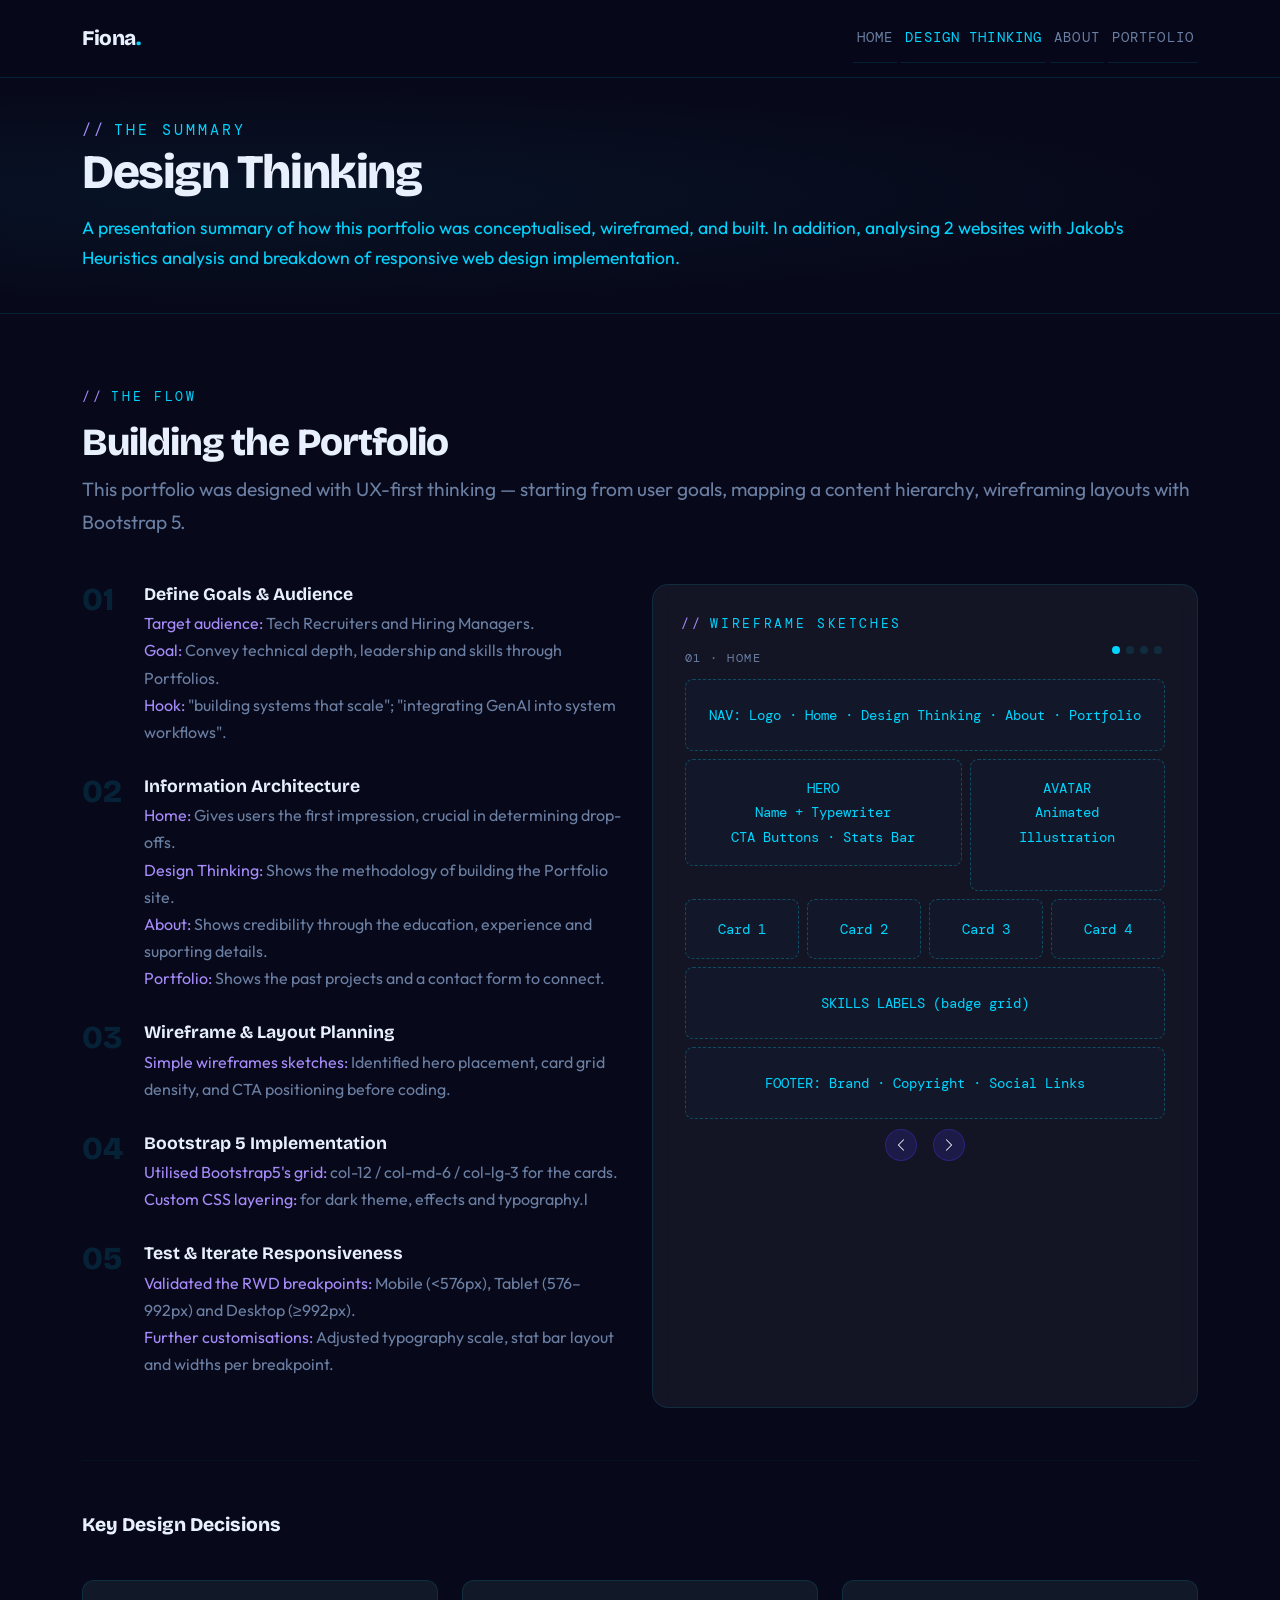
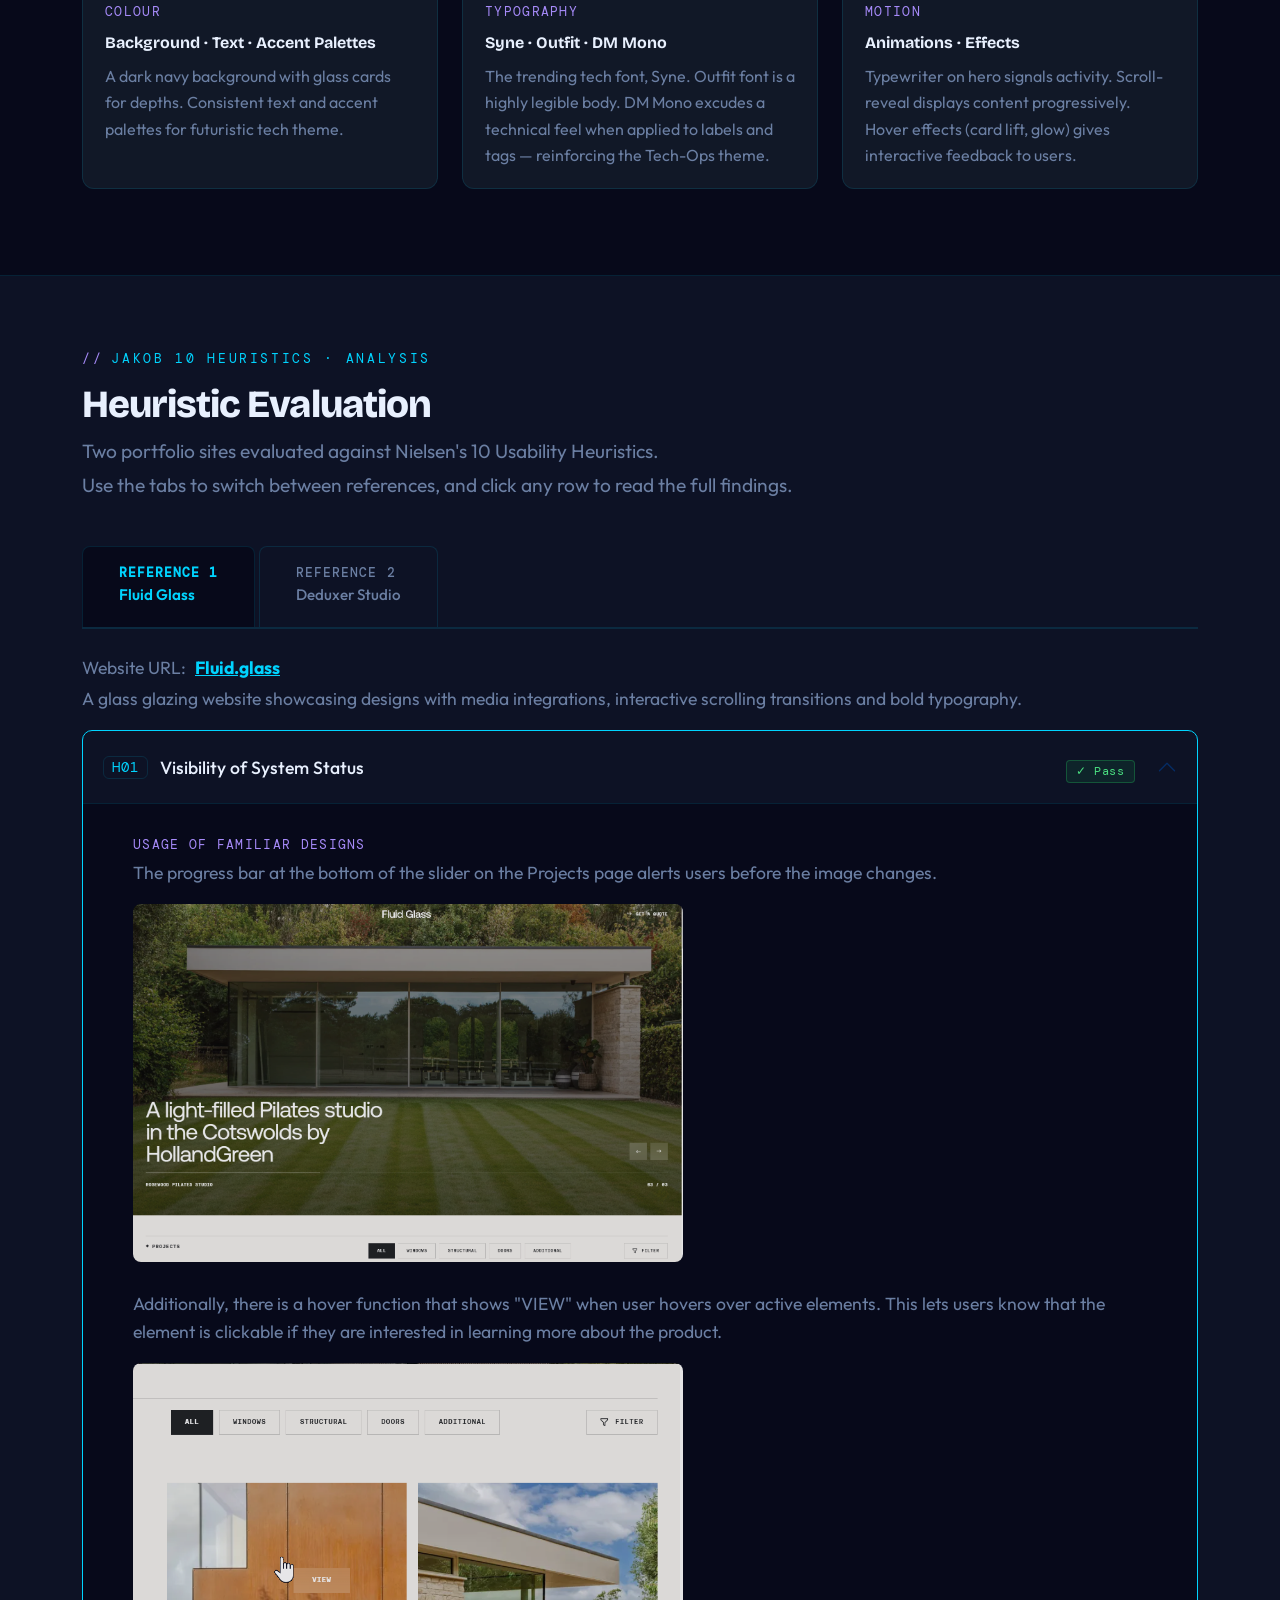
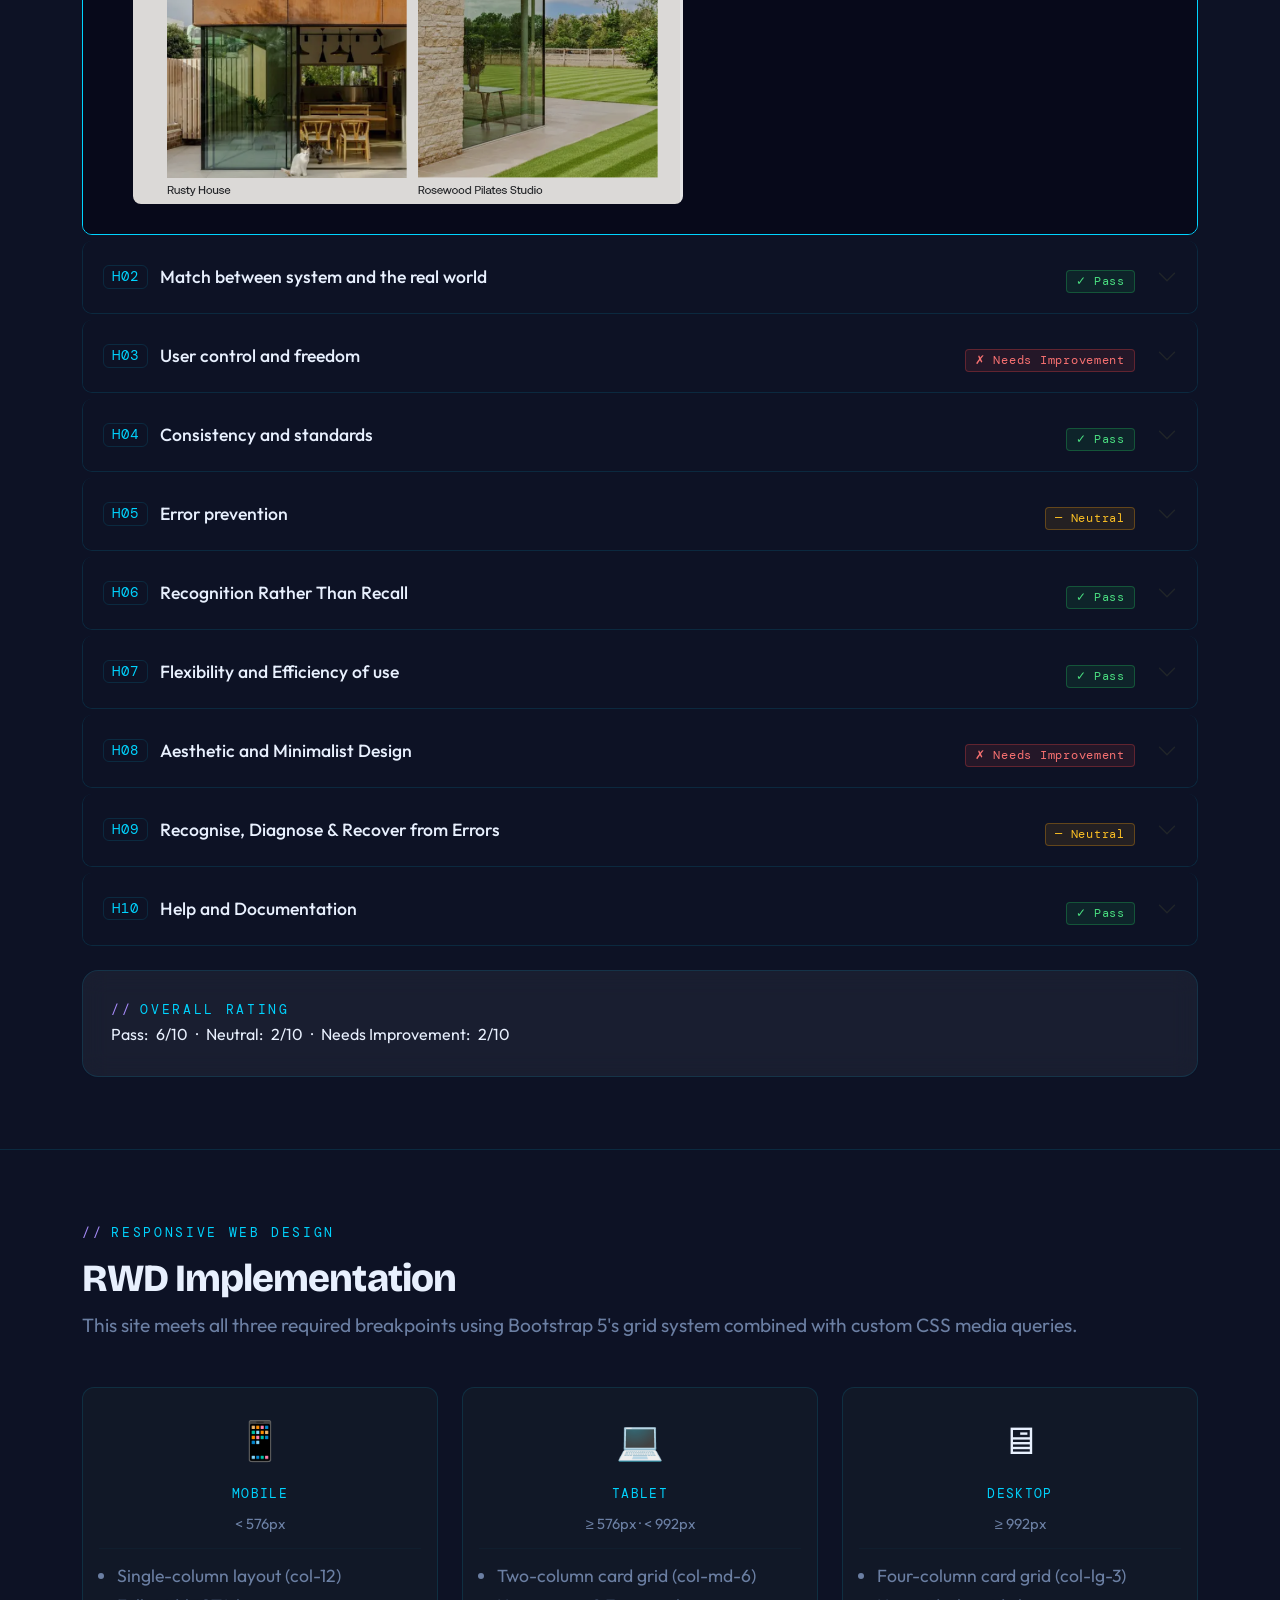
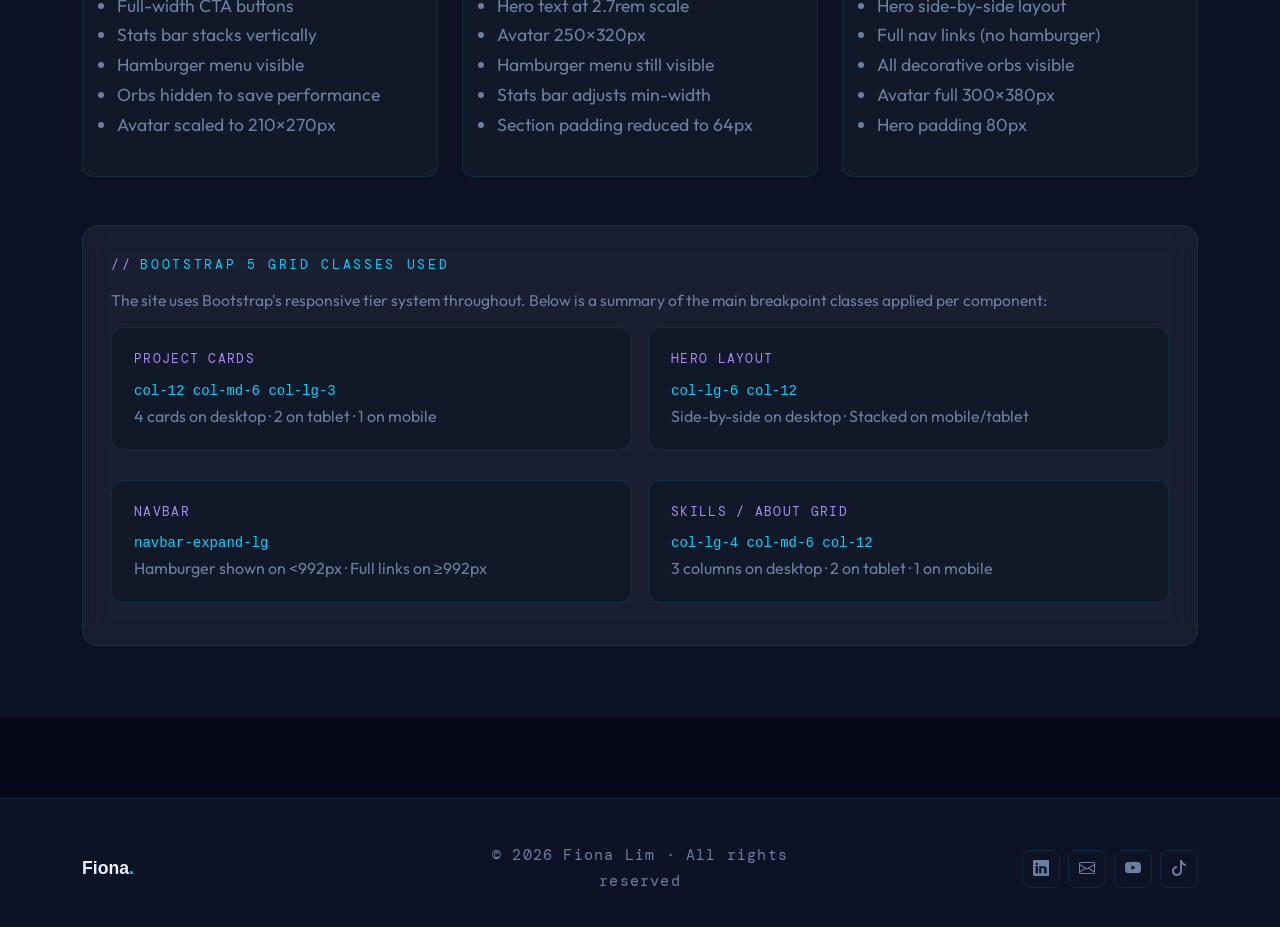
<file: docs/design-thinking.html>
<!doctype html>
<html lang="en">
  <head>
    <meta charset="UTF-8" />
    <meta name="viewport" content="width=device-width, initial-scale=1.0" />
    <title>Design Thinking</title>
    <meta
      name="description"
      content="Website case study, Jakob 10 Heuristics analysis, and RWD breakdown by Fiona Lim."
    />

    <link
      href="https://fonts.googleapis.com/css2?family=Bricolage+Grotesque:opsz,wght@12..96,200..800&family=Outfit:wght@300;400;500;600&family=DM+Mono:ital,wght@0,400;0,500;1,400&display=swap"
      rel="stylesheet"
    />

    <link
      href="https://cdn.jsdelivr.net/npm/bootstrap@5.3.3/dist/css/bootstrap.min.css"
      rel="stylesheet"
    />
    <link
      href="https://cdn.jsdelivr.net/npm/bootstrap-icons@1.11.3/font/bootstrap-icons.min.css"
      rel="stylesheet"
    />
    <link rel="stylesheet" href="style.css" />
  </head>
  <body>
    <!-- ============================================================
       Navbar
       ============================================================ -->
    <nav class="navbar navbar-expand-lg fl-navbar">
      <div class="container">
        <a class="navbar-brand" href="index.html">Fiona<span>.</span></a>
        <button
          class="navbar-toggler"
          type="button"
          data-bs-toggle="collapse"
          data-bs-target="#navMenu"
          aria-controls="navMenu"
          aria-expanded="false"
          aria-label="Toggle navigation"
        >
          <span class="navbar-toggler-icon"></span>
        </button>
        <div class="collapse navbar-collapse" id="navMenu">
          <ul class="navbar-nav ms-auto gap-1">
            <li class="nav-item">
              <a class="nav-link fl-nav-link" href="index.html">Home</a>
            </li>
            <li class="nav-item">
              <a class="nav-link fl-nav-link active" href="design-thinking.html"
                >Design Thinking</a
              >
            </li>
            <li class="nav-item">
              <a class="nav-link fl-nav-link" href="about.html">About</a>
            </li>
            <li class="nav-item">
              <a class="nav-link fl-nav-link" href="portfolio.html"
                >Portfolio</a
              >
            </li>
          </ul>
        </div>
      </div>
    </nav>

    <!-- ============================================================
       Page Hero
       ============================================================ -->
    <section class="page-hero">
      <div class="container">
        <p class="page-hero-label">The Summary</p>
        <h1 class="reveal">Design Thinking</h1>
        <p class="reveal reveal-delay-1" style="font-size: 1.1rem">
          A presentation summary of how this portfolio was conceptualised,
          wireframed, and built. In addition, analysing 2 websites with Jakob's
          Heuristics analysis and breakdown of responsive web design
          implementation.
        </p>
      </div>
    </section>

    <!-- ============================================================
       Section 1: The process/flow of building the website
       ============================================================ -->
    <section class="dt-section">
      <div class="container">
        <p class="section-label reveal">The Flow</p>
        <h2 class="section-title reveal">Building the Portfolio</h2>
        <p class="section-desc reveal">
          This portfolio was designed with UX-first thinking — starting from
          user goals, mapping a content hierarchy, wireframing layouts with
          Bootstrap 5.
        </p>

        <!-- Build process steps -->
        <div class="row g-4">
          <div class="col-lg-6 col-12">
            <div class="process-step reveal">
              <span class="step-num">01</span>
              <div class="step-content">
                <h5>Define Goals &amp; Audience</h5>
                <p>
                  <span style="color: var(--accent-2)">Target audience:</span>
                  Tech Recruiters and Hiring Managers.
                  <br /><span style="color: var(--accent-2)">Goal:</span> Convey
                  technical depth, leadership and skills through Portfolios.
                  <br /><span style="color: var(--accent-2)">Hook:</span>
                  "building systems that scale"; "integrating GenAI into system
                  workflows".
                </p>
              </div>
            </div>

            <div class="process-step reveal reveal-delay-1">
              <span class="step-num">02</span>
              <div class="step-content">
                <h5>Information Architecture</h5>
                <p>
                  <span style="color: var(--accent-2)">Home: </span>
                  Gives users the first impression, crucial in determining
                  drop-offs. <br /><span style="color: var(--accent-2)"
                    >Design Thinking: </span
                  >Shows the methodology of building the Portfolio site.
                  <br /><span style="color: var(--accent-2)">About: </span>Shows
                  credibility through the education, experience and suporting
                  details. <br /><span style="color: var(--accent-2)"
                    >Portfolio:
                  </span>
                  Shows the past projects and a contact form to connect.
                </p>
              </div>
            </div>

            <div class="process-step reveal reveal-delay-2">
              <span class="step-num">03</span>
              <div class="step-content">
                <h5>Wireframe &amp; Layout Planning</h5>
                <p>
                  <span style="color: var(--accent-2)"
                    >Simple wireframes sketches: </span
                  >Identified hero placement, card grid density, and CTA
                  positioning before coding.
                </p>
              </div>
            </div>

            <div class="process-step reveal reveal-delay-3">
              <span class="step-num">04</span>
              <div class="step-content">
                <h5>Bootstrap 5 Implementation</h5>
                <p>
                  <span style="color: var(--accent-2)"
                    >Utilised Bootstrap5's grid: </span
                  >col-12 / col-md-6 / col-lg-3 for the cards. <br /><span
                    style="color: var(--accent-2)"
                    >Custom CSS layering: </span
                  >for dark theme, effects and typography.l
                </p>
              </div>
            </div>

            <div class="process-step reveal">
              <span class="step-num">05</span>
              <div class="step-content">
                <h5>Test &amp; Iterate Responsiveness</h5>
                <p>
                  <span style="color: var(--accent-2)"
                    >Validated the RWD breakpoints: </span
                  >Mobile (&lt;576px), Tablet (576–992px) and Desktop (≥992px).
                  <br /><span style="color: var(--accent-2)"
                    >Further customisations: </span
                  >Adjusted typography scale, stat bar layout and widths per
                  breakpoint.
                </p>
              </div>
            </div>
          </div>
          <!-- /col -->

          <!-- Wireframe diagram column -->
          <div class="col-lg-6 col-12 reveal reveal-delay-1">
            <div class="glass-card" style="height: 100%">
              <p class="section-label mb-1">Wireframe Sketches</p>

              <!-- Bootstrap Carousel: one slide per page.
                   data-bs-ride="false" means it does NOT auto-play —
                   the user clicks Prev/Next to navigate manually. -->
              <div
                id="wireframeCarousel"
                class="carousel slide"
                data-bs-ride="false"
              >
                <!-- Dot indicators: clicking a dot jumps to that slide -->
                <div class="carousel-indicators wf-indicators">
                  <button
                    type="button"
                    data-bs-target="#wireframeCarousel"
                    data-bs-slide-to="0"
                    class="active"
                    aria-current="true"
                    aria-label="Home"
                  ></button>
                  <button
                    type="button"
                    data-bs-target="#wireframeCarousel"
                    data-bs-slide-to="1"
                    aria-label="Design Thinking"
                  ></button>
                  <button
                    type="button"
                    data-bs-target="#wireframeCarousel"
                    data-bs-slide-to="2"
                    aria-label="About"
                  ></button>
                  <button
                    type="button"
                    data-bs-target="#wireframeCarousel"
                    data-bs-slide-to="3"
                    aria-label="Portfolio"
                  ></button>
                </div>

                <div class="carousel-inner">
                  <!-- ── SLIDE 1: Home ── -->
                  <div class="carousel-item active">
                    <div class="wf-slide">
                      <p class="wf-page-label">01 · Home</p>
                      <!-- NAV bar: full-width strip -->
                      <div class="row g-2 mb-2">
                        <div class="col-12">
                          <div
                            class="wireframe-box"
                            style="height: 32px; font-size: 0.9rem"
                          >
                            NAV: Logo · Home · Design Thinking · About ·
                            Portfolio
                          </div>
                        </div>
                      </div>
                      <!-- Hero: text column + avatar column side by side -->
                      <div class="row g-2 mb-2">
                        <div class="col-7">
                          <div
                            class="wireframe-box"
                            style="min-height: 90px; font-size: 0.9rem"
                          >
                            HERO<br />Name + Typewriter<br />CTA Buttons · Stats
                            Bar
                          </div>
                        </div>
                        <div class="col-5">
                          <div
                            class="wireframe-box"
                            style="min-height: 90px; font-size: 0.9rem"
                          >
                            AVATAR<br />Animated Illustration <br /><br />
                          </div>
                        </div>
                      </div>
                      <!-- 4 project cards (col-3 each = 4-per-row on desktop) -->
                      <div class="row g-2 mb-2">
                        <div class="col-3">
                          <div
                            class="wireframe-box"
                            style="min-height: 60px; font-size: 0.9rem"
                          >
                            Card 1
                          </div>
                        </div>
                        <div class="col-3">
                          <div
                            class="wireframe-box"
                            style="min-height: 60px; font-size: 0.9rem"
                          >
                            Card 2
                          </div>
                        </div>
                        <div class="col-3">
                          <div
                            class="wireframe-box"
                            style="min-height: 60px; font-size: 0.9rem"
                          >
                            Card 3
                          </div>
                        </div>
                        <div class="col-3">
                          <div
                            class="wireframe-box"
                            style="min-height: 60px; font-size: 0.9rem"
                          >
                            Card 4
                          </div>
                        </div>
                      </div>
                      <!-- Skills cloud: full-width badge grid -->
                      <div class="row g-2 mb-2">
                        <div class="col-12">
                          <div class="wireframe-box" style="font-size: 0.9rem">
                            SKILLS LABELS (badge grid)
                          </div>
                        </div>
                      </div>
                      <!-- Footer: always last row -->
                      <div class="row g-2">
                        <div class="col-12">
                          <div
                            class="wireframe-box"
                            style="height: 28px; font-size: 0.9rem"
                          >
                            FOOTER: Brand · Copyright · Social Links
                          </div>
                        </div>
                      </div>
                    </div>
                  </div>

                  <!-- ── SLIDE 2: Design Thinking ── -->
                  <div class="carousel-item">
                    <div class="wf-slide">
                      <p class="wf-page-label">02 · Design Thinking</p>
                      <!-- NAV -->
                      <div class="row g-2 mb-2">
                        <div class="col-12">
                          <div
                            class="wireframe-box"
                            style="height: 32px; font-size: 0.9rem"
                          >
                            NAV: Logo · Home · Design Thinking · About ·
                            Portfolio
                          </div>
                        </div>
                      </div>
                      <!-- Page-level hero band -->
                      <div class="row g-2 mb-2">
                        <div class="col-12">
                          <div
                            class="wireframe-box"
                            style="height: 44px; font-size: 0.9rem"
                          >
                            PAGE HERO: Title + Description
                          </div>
                        </div>
                      </div>
                      <!-- Case study steps + wireframe diagram side by side -->
                      <div class="row g-2 mb-2">
                        <div class="col-6">
                          <div
                            class="wireframe-box"
                            style="min-height: 72px; font-size: 0.9rem"
                          >
                            CASE STUDY<br />05 Build Steps
                          </div>
                        </div>
                        <div class="col-6">
                          <div
                            class="wireframe-box"
                            style="min-height: 72px; font-size: 0.9rem"
                          >
                            WIREFRAME<br />Sketch Diagram
                          </div>
                        </div>
                      </div>
                      <!-- Key design decision cards (3 across) -->
                      <div class="row g-2 mb-2">
                        <div class="col-4">
                          <div
                            class="wireframe-box"
                            style="min-height: 44px; font-size: 0.9rem"
                          >
                            Colour
                          </div>
                        </div>
                        <div class="col-4">
                          <div
                            class="wireframe-box"
                            style="min-height: 44px; font-size: 0.9rem"
                          >
                            Typography
                          </div>
                        </div>
                        <div class="col-4">
                          <div
                            class="wireframe-box"
                            style="min-height: 44px; font-size: 0.9rem"
                          >
                            Motion
                          </div>
                        </div>
                      </div>
                      <!-- Heuristic eval: tabs + accordion -->
                      <div class="row g-2 mb-2">
                        <div class="col-12">
                          <div
                            class="wireframe-box"
                            style="min-height: 56px; font-size: 0.9rem"
                          >
                            HEURISTIC EVAL<br />NavTabs → Accordion H01–H10
                          </div>
                        </div>
                      </div>
                      <!-- RWD Cards (3 across) -->
                      <div class="row g-2 mb-2">
                        <div class="col-4">
                          <div
                            class="wireframe-box"
                            style="min-height: 44px; font-size: 0.9rem"
                          >
                            Mobile
                          </div>
                        </div>
                        <div class="col-4">
                          <div
                            class="wireframe-box"
                            style="min-height: 44px; font-size: 0.9rem"
                          >
                            Tablet
                          </div>
                        </div>
                        <div class="col-4">
                          <div
                            class="wireframe-box"
                            style="min-height: 44px; font-size: 0.9rem"
                          >
                            Desktop
                          </div>
                        </div>
                      </div>

                      <!-- Footer -->
                      <div class="row g-2">
                        <div class="col-12">
                          <div
                            class="wireframe-box"
                            style="height: 28px; font-size: 0.9rem"
                          >
                            FOOTER: Brand · Copyright · Social Links
                          </div>
                        </div>
                      </div>
                    </div>
                  </div>

                  <!-- ── SLIDE 3: About ── -->
                  <div class="carousel-item">
                    <div class="wf-slide">
                      <p class="wf-page-label">03 · About</p>
                      <!-- NAV -->
                      <div class="row g-2 mb-2">
                        <div class="col-12">
                          <div
                            class="wireframe-box"
                            style="height: 32px; font-size: 0.9rem"
                          >
                            NAV: Logo · Home · Design Thinking · About ·
                            Portfolio
                          </div>
                        </div>
                      </div>
                      <!-- Page hero -->
                      <div class="row g-2 mb-2">
                        <div class="col-12">
                          <div
                            class="wireframe-box"
                            style="height: 44px; font-size: 0.9rem"
                          >
                            PAGE HERO: Title + Description
                          </div>
                        </div>
                      </div>
                      <!-- Bio (wide) + Quick Facts (narrow) -->
                      <div class="row g-2 mb-2">
                        <div class="col-8">
                          <div
                            class="wireframe-box"
                            style="min-height: 72px; font-size: 0.9rem"
                          >
                            BIO<br />Summary + Download CV
                          </div>
                        </div>
                        <div class="col-4">
                          <div
                            class="wireframe-box"
                            style="min-height: 72px; font-size: 0.9rem"
                          >
                            MINI AVATAR<br />Role · Identifier
                          </div>
                        </div>
                      </div>
                      <!-- Education timeline -->
                      <div class="row g-2 mb-2">
                        <div class="col-12">
                          <div
                            class="wireframe-box"
                            style="height: 44px; font-size: 0.9rem"
                          >
                            EDUCATION<br />Timeline
                          </div>
                        </div>
                      </div>
                      <!-- Work accordion -->
                      <div class="row g-2 mb-2">
                        <div class="col-12">
                          <div
                            class="wireframe-box"
                            style="height: 44px; font-size: 0.9rem"
                          >
                            WORK EXP<br />Accordion
                          </div>
                        </div>
                      </div>
                      <!-- Certificate + Hobby diagram side by side -->
                      <div class="row g-2 mb-2">
                        <div class="col-6">
                          <div
                            class="wireframe-box"
                            style="min-height: 72px; font-size: 0.9rem"
                          >
                            CERTICATES<br />Supporting Docs
                          </div>
                        </div>
                        <div class="col-6">
                          <div
                            class="wireframe-box"
                            style="min-height: 72px; font-size: 0.9rem"
                          >
                            HOBBIES<br />Beyond Work
                          </div>
                        </div>
                      </div>
                      <!-- Content Creator -->
                      <div class="row g-2 mb-2">
                        <div class="col-12">
                          <div class="wireframe-box" style="font-size: 0.9rem">
                            CTA<br />Youtube · TikTok
                          </div>
                        </div>
                      </div>
                      <!-- Footer -->
                      <div class="row g-2">
                        <div class="col-12">
                          <div
                            class="wireframe-box"
                            style="height: 28px; font-size: 0.9rem"
                          >
                            FOOTER: Brand · Copyright · Social Links
                          </div>
                        </div>
                      </div>
                    </div>
                  </div>

                  <!-- ── SLIDE 4: Portfolio ── -->
                  <div class="carousel-item">
                    <div class="wf-slide">
                      <p class="wf-page-label">04 · Portfolio</p>
                      <!-- NAV -->
                      <div class="row g-2 mb-2">
                        <div class="col-12">
                          <div
                            class="wireframe-box"
                            style="height: 32px; font-size: 0.9rem"
                          >
                            NAV: Logo · Home · Design Thinking · About ·
                            Portfolio
                          </div>
                        </div>
                      </div>
                      <!-- Page hero -->
                      <div class="row g-2 mb-2">
                        <div class="col-12">
                          <div
                            class="wireframe-box"
                            style="height: 44px; font-size: 0.9rem"
                          >
                            PAGE HERO: Title + Description
                          </div>
                        </div>
                      </div>
                      <!-- Row 1: 3 project cards (col-4 = 3-per-row grid) -->
                      <div class="row g-2 mb-2">
                        <div class="col-4">
                          <div
                            class="wireframe-box"
                            style="min-height: 48px; font-size: 0.9rem"
                          >
                            Project 1
                          </div>
                        </div>
                        <div class="col-4">
                          <div
                            class="wireframe-box"
                            style="min-height: 48px; font-size: 0.9rem"
                          >
                            Project 2
                          </div>
                        </div>
                        <div class="col-4">
                          <div
                            class="wireframe-box"
                            style="min-height: 48px; font-size: 0.9rem"
                          >
                            Project 3
                          </div>
                        </div>
                      </div>
                      <!-- Row 2: 3 more project cards -->
                      <div class="row g-2 mb-2">
                        <div class="col-4">
                          <div
                            class="wireframe-box"
                            style="min-height: 48px; font-size: 0.9rem"
                          >
                            Project 4
                          </div>
                        </div>
                        <div class="col-4">
                          <div
                            class="wireframe-box"
                            style="min-height: 48px; font-size: 0.9rem"
                          >
                            Project 5
                          </div>
                        </div>
                        <div class="col-4">
                          <div
                            class="wireframe-box"
                            style="min-height: 48px; font-size: 0.9rem"
                          >
                            Project 6
                          </div>
                        </div>
                      </div>
                      <!-- JS Demos -->
                      <div class="row g-2 mb-2">
                        <div class="col-4">
                          <div
                            class="wireframe-box"
                            style="min-height: 48px; font-size: 0.9rem"
                          >
                            JS Card 1
                          </div>
                        </div>
                        <div class="col-4">
                          <div
                            class="wireframe-box"
                            style="min-height: 48px; font-size: 0.9rem"
                          >
                            JS Card 2
                          </div>
                        </div>
                        <div class="col-4">
                          <div
                            class="wireframe-box"
                            style="min-height: 48px; font-size: 0.9rem"
                          >
                            JS Card 3
                          </div>
                        </div>
                      </div>
                      <!-- Contact Form -->
                      <div class="row g-2 mb-2">
                        <div class="col-12">
                          <div
                            class="wireframe-box"
                            style="min-height: 56px; font-size: 0.9rem"
                          >
                            CONTACT FORM<br />+ Star Rating
                          </div>
                        </div>
                      </div>
                      <!-- Footer -->
                      <div class="row g-2">
                        <div class="col-12">
                          <div
                            class="wireframe-box"
                            style="height: 28px; font-size: 0.9rem"
                          >
                            FOOTER: Brand · Copyright · Social Links
                          </div>
                        </div>
                      </div>
                    </div>
                  </div>
                </div>
                <!-- /carousel-inner -->

                <!-- Prev / Next arrow controls -->
                <button
                  class="carousel-control-prev wf-ctrl"
                  type="button"
                  data-bs-target="#wireframeCarousel"
                  data-bs-slide="prev"
                >
                  <span
                    class="carousel-control-prev-icon"
                    aria-hidden="true"
                  ></span>
                  <span class="visually-hidden">Previous</span>
                </button>
                <button
                  class="carousel-control-next wf-ctrl"
                  type="button"
                  data-bs-target="#wireframeCarousel"
                  data-bs-slide="next"
                >
                  <span
                    class="carousel-control-next-icon"
                    aria-hidden="true"
                  ></span>
                  <span class="visually-hidden">Next</span>
                </button>
              </div>
              <!-- /wireframeCarousel -->
            </div>
            <!-- /glass-card -->
          </div>
          <!-- /col -->
        </div>
        <!-- /row -->

        <!-- Design decisions documented -->
        <hr class="divider" />
        <div class="row g-4">
          <div class="col-12 reveal">
            <h3 style="font-size: 1.2rem; margin-bottom: 20px">
              Key Design Decisions
            </h3>
          </div>
          <div class="col-md-4 col-12 reveal d-flex flex-column">
            <div class="heuristic-card h-100">
              <div class="heuristic-num">COLOUR</div>
              <div class="heuristic-title">
                Background · Text · Accent Palettes
              </div>
              <div class="heuristic-body">
                A dark navy background with glass cards for depths. Consistent
                text and accent palettes for futuristic tech theme.
              </div>
            </div>
          </div>
          <div class="col-md-4 col-12 reveal d-flex flex-column">
            <div class="heuristic-card h-100">
              <div class="heuristic-num">TYPOGRAPHY</div>
              <div class="heuristic-title">Syne · Outfit · DM Mono</div>
              <div class="heuristic-body">
                The trending tech font, Syne. Outfit font is a highly legible
                body. DM Mono excudes a technical feel when applied to labels
                and tags — reinforcing the Tech-Ops theme.
              </div>
            </div>
          </div>
          <div class="col-md-4 col-12 reveal d-flex flex-column">
            <div class="heuristic-card h-100">
              <div class="heuristic-num">MOTION</div>
              <div class="heuristic-title">Animations · Effects</div>
              <div class="heuristic-body">
                Typewriter on hero signals activity. Scroll-reveal displays
                content progressively. Hover effects (card lift, glow) gives
                interactive feedback to users.
              </div>
            </div>
          </div>
        </div>
        <!-- /row -->
      </div>
      <!-- /container -->
    </section>

    <!-- ============================================================
       Section 2: 2 reference sites, Jakob's 10 Heuristics analysis — NavTabs + Accordion
       Reducing the length of the website and the mental load of users by breaking down into individual display of information.
       ============================================================ -->
    <section class="dt-section" style="background: var(--bg-2)">
      <div class="container">
        <p class="section-label reveal">Jakob 10 Heuristics · Analysis</p>
        <h2 class="section-title reveal">Heuristic Evaluation</h2>
        <p class="section-desc reveal">
          Two portfolio sites evaluated against Nielsen's 10 Usability
          Heuristics. <br />Use the tabs to switch between references, and click
          any row to read the full findings.
        </p>

        <!-- ── Tab switcher ── -->
        <ul
          class="nav nav-tabs heuristic-tabs mb-4 reveal"
          id="heuristicTabs"
          role="tablist"
        >
          <li class="nav-item" role="presentation">
            <button
              class="nav-link active"
              id="adri-tab"
              data-bs-toggle="tab"
              data-bs-target="#adri-pane"
              type="button"
              role="tab"
              aria-controls="adri-pane"
              aria-selected="true"
            >
              <span class="tab-ref-label">Reference 1</span>
              Fluid Glass
            </button>
          </li>
          <li class="nav-item" role="presentation">
            <button
              class="nav-link"
              id="deduxer-tab"
              data-bs-toggle="tab"
              data-bs-target="#deduxer-pane"
              type="button"
              role="tab"
              aria-controls="deduxer-pane"
              aria-selected="false"
            >
              <span class="tab-ref-label">Reference 2</span>
              Deduxer Studio
            </button>
          </li>
        </ul>

        <div class="tab-content" id="heuristicTabContent">
          <!-- ══════════════════════════════════════════
               TAB 1 — FLUID GLASS
               ══════════════════════════════════════════ -->
          <div
            class="tab-pane fade show active"
            id="adri-pane"
            role="tabpanel"
            aria-labelledby="adri-tab"
          >
            <p class="section-desc mb-3" style="font-size: 1.1rem">
              Website URL:&ensp;<a
                href="https://fluid.glass/"
                target="_blank"
                style="color: var(--accent)"
                ><strong><u>Fluid.glass</u></strong></a
              ><br />
              A glass glazing website showcasing designs with media
              integrations, interactive scrolling transitions and bold
              typography.
            </p>

            <div class="accordion heuristic-accordion" id="adriAccordion">
              <!-- H01 -->
              <div class="accordion-item heuristic-acc-item">
                <h2 class="accordion-header">
                  <button
                    class="accordion-button heuristic-acc-btn"
                    type="button"
                    data-bs-toggle="collapse"
                    data-bs-target="#adri-h01"
                    aria-expanded="true"
                  >
                    <span class="heuristic-acc-num">H01</span>
                    <span class="heuristic-acc-title"
                      >Visibility of System Status</span
                    >
                    <span class="verdict verdict-pass acc-verdict">✓ Pass</span>
                  </button>
                </h2>
                <div
                  id="adri-h01"
                  class="accordion-collapse collapse show"
                  data-bs-parent="#adriAccordion"
                >
                  <div class="accordion-body heuristic-acc-body">
                    <div class="heuristic-num mb-1">
                      Usage of familiar designs
                    </div>
                    The progress bar at the bottom of the slider on the Projects
                    page alerts users before the image changes. <br />
                    <img
                      src="images/fluidglass-01.1.png"
                      alt="Show progress bar below the title of the slider"
                      class="img-fluid rounded-3 mt-3"
                      style="max-width: 550px; opacity: 0.9"
                    />
                    <br /><br />
                    Additionally, there is a hover function that shows "VIEW"
                    when user hovers over active elements. This lets users know
                    that the element is clickable if they are interested in
                    learning more about the product.
                    <br />
                    <img
                      src="images/fluidglass-01.2.png"
                      alt="View function when hover over active elements"
                      class="img-fluid rounded-3 mt-3"
                      style="max-width: 550px; opacity: 0.9"
                    />
                  </div>
                </div>
              </div>

              <!-- H02 -->
              <div class="accordion-item heuristic-acc-item">
                <h2 class="accordion-header">
                  <button
                    class="accordion-button heuristic-acc-btn collapsed"
                    type="button"
                    data-bs-toggle="collapse"
                    data-bs-target="#adri-h02"
                    aria-expanded="false"
                  >
                    <span class="heuristic-acc-num">H02</span>
                    <span class="heuristic-acc-title"
                      >Match between system and the real world</span
                    >
                    <span class="verdict verdict-pass acc-verdict">✓ Pass</span>
                  </button>
                </h2>
                <div
                  id="adri-h02"
                  class="accordion-collapse collapse"
                  data-bs-parent="#adriAccordion"
                >
                  <div class="accordion-body heuristic-acc-body">
                    <div class="heuristic-num mb-1">
                      Usage of familiar designs
                    </div>
                    Using images of "Doors", "Windows and "Structural" which are
                    familiar to content readers and allow them to quickly
                    identify their required service immediately. Furthermore,
                    displaying the keyword over the image to further support the
                    user's thought process to land on the correct inference
                    immediately. <br />
                    <img
                      src="images/fluidglass-02.png"
                      alt="Show images of glass doors, structures, windows and others"
                      class="img-fluid rounded-3 mt-3"
                      style="max-width: 550px; opacity: 0.9"
                    />
                  </div>
                </div>
              </div>

              <!-- H03 -->
              <div class="accordion-item heuristic-acc-item">
                <h2 class="accordion-header">
                  <button
                    class="accordion-button heuristic-acc-btn collapsed"
                    type="button"
                    data-bs-toggle="collapse"
                    data-bs-target="#adri-h03"
                    aria-expanded="false"
                  >
                    <span class="heuristic-acc-num">H03</span>
                    <span class="heuristic-acc-title"
                      >User control and freedom</span
                    >
                    <span class="verdict verdict-fail acc-verdict"
                      >✗ Needs Improvement</span
                    >
                  </button>
                </h2>
                <div
                  id="adri-h03"
                  class="accordion-collapse collapse"
                  data-bs-parent="#adriAccordion"
                >
                  <div class="accordion-body heuristic-acc-body">
                    <div class="heuristic-num mb-1">
                      Unable to return to previous page
                    </div>
                    There is no dedicated 'Back' button available on the
                    interface. Once users navigate to a new page, they must rely
                    on the browser's back function which limits navigation
                    freedom.
                  </div>
                </div>
              </div>

              <!-- H04 -->
              <div class="accordion-item heuristic-acc-item">
                <h2 class="accordion-header">
                  <button
                    class="accordion-button heuristic-acc-btn collapsed"
                    type="button"
                    data-bs-toggle="collapse"
                    data-bs-target="#adri-h04"
                    aria-expanded="false"
                  >
                    <span class="heuristic-acc-num">H04</span>
                    <span class="heuristic-acc-title"
                      >Consistency and standards</span
                    >
                    <span class="verdict verdict-pass acc-verdict">✓ Pass</span>
                  </button>
                </h2>
                <div
                  id="adri-h04"
                  class="accordion-collapse collapse"
                  data-bs-parent="#adriAccordion"
                >
                  <div class="accordion-body heuristic-acc-body">
                    <div class="heuristic-num mb-1">
                      Consistency in designs and theme
                    </div>
                    Using a consistent arrow design in buttons allows users to
                    easily identify them.<br />
                    <img
                      src="images/fluidglass-04.1.png"
                      alt="Arrow design in buttons"
                      class="img-fluid rounded-3 mt-3"
                      style="max-width: 550px; opacity: 0.9"
                    />
                    <br /><br />Likewise, the consistent typography and colour
                    theme keeps the website tidy and uncluttered. This helps to
                    reduce the user's cognitive load. <br />
                    <img
                      src="images/fluidglass-04.2.png"
                      alt="Consistent use of typography"
                      class="img-fluid rounded-3 mt-3"
                      style="max-width: 550px; opacity: 0.9"
                    />
                  </div>
                </div>
              </div>

              <!-- H05 -->
              <div class="accordion-item heuristic-acc-item">
                <h2 class="accordion-header">
                  <button
                    class="accordion-button heuristic-acc-btn collapsed"
                    type="button"
                    data-bs-toggle="collapse"
                    data-bs-target="#adri-h05"
                    aria-expanded="false"
                  >
                    <span class="heuristic-acc-num">H05</span>
                    <span class="heuristic-acc-title">Error prevention</span>
                    <span class="verdict verdict-neutral acc-verdict"
                      >— Neutral</span
                    >
                  </button>
                </h2>
                <div
                  id="adri-h05"
                  class="accordion-collapse collapse"
                  data-bs-parent="#adriAccordion"
                >
                  <div class="accordion-body heuristic-acc-body">
                    <div class="heuristic-num mb-1">
                      Designs prevent user mistakes
                    </div>
                    The contact form includes required field indicators and
                    basic validation. <br />
                    <img
                      src="images/fluidglass-05.1.png"
                      alt="Detect missing Name field in contact form"
                      class="img-fluid rounded-3 mt-3"
                      style="max-width: 550px; opacity: 0.9"
                    />
                    <br /><br />However, the error message only displays upon
                    clicking the 'Submit' button, which increases user friction.
                    <br />
                    <img
                      src="images/fluidglass-05.2.png"
                      alt="Detect error in email address format"
                      class="img-fluid rounded-3 mt-3"
                      style="max-width: 550px; opacity: 0.9"
                    />
                  </div>
                </div>
              </div>

              <!-- H06 -->
              <div class="accordion-item heuristic-acc-item">
                <h2 class="accordion-header">
                  <button
                    class="accordion-button heuristic-acc-btn collapsed"
                    type="button"
                    data-bs-toggle="collapse"
                    data-bs-target="#adri-h06"
                    aria-expanded="false"
                  >
                    <span class="heuristic-acc-num">H06</span>
                    <span class="heuristic-acc-title"
                      >Recognition Rather Than Recall</span
                    >
                    <span class="verdict verdict-pass acc-verdict">✓ Pass</span>
                  </button>
                </h2>
                <div
                  id="adri-h06"
                  class="accordion-collapse collapse"
                  data-bs-parent="#adriAccordion"
                >
                  <div class="accordion-body heuristic-acc-body">
                    <div class="heuristic-num mb-1">
                      Floating menu reduces memory load
                    </div>
                    The floating menu at the bottom of the page remains visible
                    as the user navigates the site. It minimises the user's
                    memory load by making navigation options constantly
                    visible.<br />
                    <img
                      src="images/fluidglass-06.png"
                      alt="Detect error in email address format"
                      class="img-fluid rounded-3 mt-3"
                      style="max-width: 550px; opacity: 0.9"
                    />
                  </div>
                </div>
              </div>

              <!-- H07 -->
              <div class="accordion-item heuristic-acc-item">
                <h2 class="accordion-header">
                  <button
                    class="accordion-button heuristic-acc-btn collapsed"
                    type="button"
                    data-bs-toggle="collapse"
                    data-bs-target="#adri-h07"
                    aria-expanded="false"
                  >
                    <span class="heuristic-acc-num">H07</span>
                    <span class="heuristic-acc-title"
                      >Flexibility and Efficiency of use</span
                    >
                    <span class="verdict verdict-pass acc-verdict">✓ Pass</span>
                  </button>
                </h2>
                <div
                  id="adri-h07"
                  class="accordion-collapse collapse"
                  data-bs-parent="#adriAccordion"
                >
                  <div class="accordion-body heuristic-acc-body">
                    <div class="heuristic-num mb-1">
                      Filter function available for expert users
                    </div>
                    On the Projects page, a filter function is available to help
                    expert users quickly select a specific product rather than
                    scrolling through all the projects. This acts as an
                    accelerator to expert users. <br />
                    <img
                      src="images/fluidglass-07.png"
                      alt="Filter function for quick search"
                      class="img-fluid rounded-3 mt-3"
                      style="max-width: 550px; opacity: 0.9"
                    />
                  </div>
                </div>
              </div>

              <!-- H08 -->
              <div class="accordion-item heuristic-acc-item">
                <h2 class="accordion-header">
                  <button
                    class="accordion-button heuristic-acc-btn collapsed"
                    type="button"
                    data-bs-toggle="collapse"
                    data-bs-target="#adri-h08"
                    aria-expanded="false"
                  >
                    <span class="heuristic-acc-num">H08</span>
                    <span class="heuristic-acc-title"
                      >Aesthetic and Minimalist Design</span
                    >
                    <span class="verdict verdict-fail acc-verdict"
                      >✗ Needs Improvement</span
                    >
                  </button>
                </h2>
                <div
                  id="adri-h08"
                  class="accordion-collapse collapse"
                  data-bs-parent="#adriAccordion"
                >
                  <div class="accordion-body heuristic-acc-body">
                    <div class="heuristic-num mb-1">Alignment issues</div>
                    There is a consistent use of colour theme and typography but
                    the alignment of images are off on the home page. <br />
                    <img
                      src="images/fluidglass-08.1.png"
                      alt="Alignment issues on home page"
                      class="img-fluid rounded-3 mt-3"
                      style="max-width: 550px; opacity: 0.9"
                    />
                    <br /><br />In addition, there are inconsistent gaps or
                    missing cards on the project page. <br />
                    <img
                      src="images/fluidglass-08.2.png"
                      alt="Alignment issues on home page"
                      class="img-fluid rounded-3 mt-3"
                      style="max-width: 550px; opacity: 0.9"
                    />
                  </div>
                </div>
              </div>

              <!-- H09 -->
              <div class="accordion-item heuristic-acc-item">
                <h2 class="accordion-header">
                  <button
                    class="accordion-button heuristic-acc-btn collapsed"
                    type="button"
                    data-bs-toggle="collapse"
                    data-bs-target="#adri-h09"
                    aria-expanded="false"
                  >
                    <span class="heuristic-acc-num">H09</span>
                    <span class="heuristic-acc-title"
                      >Recognise, Diagnose &amp; Recover from Errors</span
                    >
                    <span class="verdict verdict-neutral acc-verdict"
                      >— Neutral</span
                    >
                  </button>
                </h2>
                <div
                  id="adri-h09"
                  class="accordion-collapse collapse"
                  data-bs-parent="#adriAccordion"
                >
                  <div class="accordion-body heuristic-acc-body">
                    <div class="heuristic-num mb-1">
                      Error messages are clear and concise
                    </div>
                    The error messages displayed for missing or incorrect fields
                    are clear and specify the exact problem. It provides
                    constructive feedback which allows the user to easily
                    correct the error.<br />
                    <img
                      src="images/fluidglass-05.2.png"
                      alt="Detect error in email address format"
                      class="img-fluid rounded-3 mt-3"
                      style="max-width: 550px; opacity: 0.9"
                    />
                    <br /><br />However, the system fails to display an error
                    message when a user uploads an invalid file. <br />
                    <img
                      src="images/fluidglass-09.png"
                      alt="Python file successfully uploaded to contact form"
                      class="img-fluid rounded-3 mt-3"
                      style="max-width: 550px; opacity: 0.9"
                    />
                  </div>
                </div>
              </div>

              <!-- H10 -->
              <div class="accordion-item heuristic-acc-item">
                <h2 class="accordion-header">
                  <button
                    class="accordion-button heuristic-acc-btn collapsed"
                    type="button"
                    data-bs-toggle="collapse"
                    data-bs-target="#adri-h10"
                    aria-expanded="false"
                  >
                    <span class="heuristic-acc-num">H10</span>
                    <span class="heuristic-acc-title"
                      >Help and Documentation</span
                    >
                    <span class="verdict verdict-pass acc-verdict">✓ Pass</span>
                  </button>
                </h2>
                <div
                  id="adri-h10"
                  class="accordion-collapse collapse"
                  data-bs-parent="#adriAccordion"
                >
                  <div class="accordion-body heuristic-acc-body">
                    <div class="heuristic-num mb-1">FAQ is available</div>
                    The FAQ is available if user requires any help. <br />
                    <img
                      src="images/fluidglass-10.png"
                      alt="Python file successfully uploaded to contact form"
                      class="img-fluid rounded-3 mt-3"
                      style="max-width: 550px; opacity: 0.9"
                    />
                  </div>
                </div>
              </div>
            </div>
            <!-- /adriAccordion -->

            <!-- Summary scorecard -->
            <div
              class="glass-card d-flex flex-wrap gap-3 align-items-center mt-4"
            >
              <div>
                <span class="section-label mb-0">Overall Rating</span>
                <span style="color: var(--text)"
                  >Pass:&ensp;6/10&ensp;·&ensp;Neutral:&ensp;2/10&ensp;·&ensp;Needs
                  Improvement:&ensp;2/10</span
                >
              </div>
            </div>
          </div>
          <!-- /adri-pane -->

          <!-- ══════════════════════════════════════════
               TAB 2 — DEDUXER STUDIO
               ══════════════════════════════════════════ -->
          <div
            class="tab-pane fade"
            id="deduxer-pane"
            role="tabpanel"
            aria-labelledby="deduxer-tab"
          >
            <p class="section-desc mb-3" style="font-size: 1.1rem">
              Website URL:&ensp;<a
                href="https://www.deduxer.studio"
                target="_blank"
                style="color: var(--accent)"
                ><strong><u>Deduxer.studio</u></strong></a
              ><br />
              A motion-design and creative studio portfolio — dark-mode first,
              heavily interactive with scroll-triggered animations and rich user
              interactions.
            </p>

            <div class="accordion heuristic-accordion" id="deduxerAccordion">
              <!-- H01 -->
              <div class="accordion-item heuristic-acc-item">
                <h2 class="accordion-header">
                  <button
                    class="accordion-button heuristic-acc-btn collapsed"
                    type="button"
                    data-bs-toggle="collapse"
                    data-bs-target="#ded-h01"
                    aria-expanded="false"
                  >
                    <span class="heuristic-acc-num">H01</span>
                    <span class="heuristic-acc-title"
                      >Visibility of System Status</span
                    >
                    <span class="verdict verdict-pass acc-verdict">✓ Pass</span>
                  </button>
                </h2>
                <div
                  id="ded-h01"
                  class="accordion-collapse collapse"
                  data-bs-parent="#deduxerAccordion"
                >
                  <div class="accordion-body heuristic-acc-body">
                    <div class="heuristic-num mb-1">
                      Real-time feedback on scroll and interaction
                    </div>
                    Scroll progress indicators on the right integrated into the
                    animated transitions helps to communicate page position
                    effectively.
                    <br />
                    <img
                      src="images/deduxer-01.1.png"
                      alt="Show progress bar on the right of the page"
                      class="img-fluid rounded-3 mt-3"
                      style="max-width: 550px; opacity: 0.9"
                    />
                    <br /><br />
                    There is hover function that shows "Click" when user hover
                    above dynamic elements and "Scroll" for static elements.
                    These allow users to know that there is additional hidden
                    information under the click.<br />
                    <img
                      src="images/deduxer-01.3.png"
                      alt="Shows scroll when hover over static elements"
                      class="img-fluid rounded-3 mt-3"
                      style="max-width: 550px; opacity: 0.9"
                    />
                    <br /><br />
                    <img
                      src="images/deduxer-01.2.png"
                      alt="Shows click when hover over dynamic elements"
                      class="img-fluid rounded-3 mt-3"
                      style="max-width: 550px; opacity: 0.9"
                    />
                  </div>
                </div>
              </div>

              <!-- H02 -->
              <div class="accordion-item heuristic-acc-item">
                <h2 class="accordion-header">
                  <button
                    class="accordion-button heuristic-acc-btn collapsed"
                    type="button"
                    data-bs-toggle="collapse"
                    data-bs-target="#ded-h02"
                    aria-expanded="false"
                  >
                    <span class="heuristic-acc-num">H02</span>
                    <span class="heuristic-acc-title"
                      >Match Between System and Real World</span
                    >
                    <span class="verdict verdict-pass acc-verdict">✓ Pass</span>
                  </button>
                </h2>
                <div
                  id="ded-h02"
                  class="accordion-collapse collapse"
                  data-bs-parent="#deduxerAccordion"
                >
                  <div class="accordion-body heuristic-acc-body">
                    <div class="heuristic-num mb-1">Universal Icons</div>
                    The use of universal icons help users to identify the
                    content information immediately. This helps reduce the
                    cognitive and mental load of users.
                    <br />
                    <img
                      src="images/deduxer-02.png"
                      alt="Show icons for AI & Automation and Search engines"
                      class="img-fluid rounded-3 mt-3"
                      style="max-width: 550px; opacity: 0.9"
                    />
                  </div>
                </div>
              </div>

              <!-- H03 -->
              <div class="accordion-item heuristic-acc-item">
                <h2 class="accordion-header">
                  <button
                    class="accordion-button heuristic-acc-btn collapsed"
                    type="button"
                    data-bs-toggle="collapse"
                    data-bs-target="#ded-h03"
                    aria-expanded="false"
                  >
                    <span class="heuristic-acc-num">H03</span>
                    <span class="heuristic-acc-title"
                      >User Control and Freedom</span
                    >
                    <span class="verdict verdict-fail acc-verdict"
                      >✗ Needs Improvement</span
                    >
                  </button>
                </h2>
                <div
                  id="ded-h03"
                  class="accordion-collapse collapse"
                  data-bs-parent="#deduxerAccordion"
                >
                  <div class="accordion-body heuristic-acc-body">
                    <div class="heuristic-num mb-1">
                      Users may feel locked into scroll experiences
                    </div>
                    Although the transition effects are visually appealing,
                    there is no skip-to-content button. There are irrelevant
                    animations that do not value-add to the content.
                    <br /><img
                      src="images/deduxer-03.png"
                      alt="Irrelevant animations and long scrolls"
                      class="img-fluid rounded-3 mt-3"
                      style="max-width: 550px; opacity: 0.9"
                    /><br />
                    <br />
                    Additionally, there is no dedicated 'Back' button available
                    on the interface. Once users navigate to a new page, they
                    must rely on the browser's back function which limits
                    navigation freedom.
                  </div>
                </div>
              </div>

              <!-- H04 -->
              <div class="accordion-item heuristic-acc-item">
                <h2 class="accordion-header">
                  <button
                    class="accordion-button heuristic-acc-btn collapsed"
                    type="button"
                    data-bs-toggle="collapse"
                    data-bs-target="#ded-h04"
                    aria-expanded="false"
                  >
                    <span class="heuristic-acc-num">H04</span>
                    <span class="heuristic-acc-title"
                      >Consistency and Standards</span
                    >
                    <span class="verdict verdict-neutral acc-verdict"
                      >— Neutral</span
                    >
                  </button>
                </h2>
                <div
                  id="ded-h04"
                  class="accordion-collapse collapse"
                  data-bs-parent="#deduxerAccordion"
                >
                  <div class="accordion-body heuristic-acc-body">
                    <div class="heuristic-num mb-1">
                      Overloaded transition effects
                    </div>
                    Using consistent black buttons allow users to easily
                    identify them and help reduce their cognitive load.
                    <br /><img
                      src="images/deduxer-04.1.png"
                      alt="Consistent black buttons"
                      class="img-fluid rounded-3 mt-3"
                      style="max-width: 550px; opacity: 0.9"
                    /><br />
                    <br />
                    Despite having consistent colour schemes and typography, the
                    oversized headers and overloading transitions can cause
                    confusions to users.<br /><img
                      src="images/deduxer-04.2.png"
                      alt="Oversized headers and overloading transitions"
                      class="img-fluid rounded-3 mt-3"
                      style="max-width: 550px; opacity: 0.9"
                    />
                  </div>
                </div>
              </div>

              <!-- H05 -->
              <div class="accordion-item heuristic-acc-item">
                <h2 class="accordion-header">
                  <button
                    class="accordion-button heuristic-acc-btn collapsed"
                    type="button"
                    data-bs-toggle="collapse"
                    data-bs-target="#ded-h05"
                    aria-expanded="false"
                  >
                    <span class="heuristic-acc-num">H05</span>
                    <span class="heuristic-acc-title">Error Prevention</span>
                    <span class="verdict verdict-pass acc-verdict">✓ Pass</span>
                  </button>
                </h2>
                <div
                  id="ded-h05"
                  class="accordion-collapse collapse"
                  data-bs-parent="#deduxerAccordion"
                >
                  <div class="accordion-body heuristic-acc-body">
                    <div class="heuristic-num mb-1">
                      Designs prevent user mistakes
                    </div>
                    The contact form includes required field indicators and
                    basic validation. The error message for email displays
                    immediately when the user did not fill in the correct
                    format. <br /><img
                      src="images/deduxer-05.png"
                      alt="Field indicators and Basic Validation"
                      class="img-fluid rounded-3 mt-3"
                      style="max-width: 550px; opacity: 0.9"
                    />
                  </div>
                </div>
              </div>

              <!-- H06 -->
              <div class="accordion-item heuristic-acc-item">
                <h2 class="accordion-header">
                  <button
                    class="accordion-button heuristic-acc-btn collapsed"
                    type="button"
                    data-bs-toggle="collapse"
                    data-bs-target="#ded-h06"
                    aria-expanded="false"
                  >
                    <span class="heuristic-acc-num">H06</span>
                    <span class="heuristic-acc-title"
                      >Recognition Rather Than Recall</span
                    >
                    <span class="verdict verdict-pass acc-verdict">✓ Pass</span>
                  </button>
                </h2>
                <div
                  id="ded-h06"
                  class="accordion-collapse collapse"
                  data-bs-parent="#deduxerAccordion"
                >
                  <div class="accordion-body heuristic-acc-body">
                    <div class="heuristic-num mb-1">
                      Floating menu reduces memory load
                    </div>
                    The floating header at the top of the page remains visible
                    as the user navigates the site. It minimizes the user's
                    memory load by making navigation options constantly
                    visible.<br /><img
                      src="images/deduxer-06.png"
                      alt="Floating header at the top of home page"
                      class="img-fluid rounded-3 mt-3"
                      style="max-width: 550px; opacity: 0.9"
                    />
                  </div>
                </div>
              </div>

              <!-- H07 -->
              <div class="accordion-item heuristic-acc-item">
                <h2 class="accordion-header">
                  <button
                    class="accordion-button heuristic-acc-btn collapsed"
                    type="button"
                    data-bs-toggle="collapse"
                    data-bs-target="#ded-h07"
                    aria-expanded="false"
                  >
                    <span class="heuristic-acc-num">H07</span>
                    <span class="heuristic-acc-title"
                      >Flexibility and Efficiency of Use</span
                    >
                    <span class="verdict verdict-pass acc-verdict">✓ Pass</span>
                  </button>
                </h2>
                <div
                  id="ded-h07"
                  class="accordion-collapse collapse"
                  data-bs-parent="#deduxerAccordion"
                >
                  <div class="accordion-body heuristic-acc-body">
                    <div class="heuristic-num mb-1">
                      Shortcut available for expert users
                    </div>
                    On the Cases page, there is a menu function available to
                    help expert users quickly select the specific case rather
                    than scrolling through all the cases. This acts as an
                    accelerator to expert users.<br /><img
                      src="images/deduxer-07.png"
                      alt="Shortcut Menu Function for expert users"
                      class="img-fluid rounded-3 mt-3"
                      style="max-width: 550px; opacity: 0.9"
                    />
                  </div>
                </div>
              </div>

              <!-- H08 -->
              <div class="accordion-item heuristic-acc-item">
                <h2 class="accordion-header">
                  <button
                    class="accordion-button heuristic-acc-btn collapsed"
                    type="button"
                    data-bs-toggle="collapse"
                    data-bs-target="#ded-h08"
                    aria-expanded="false"
                  >
                    <span class="heuristic-acc-num">H08</span>
                    <span class="heuristic-acc-title"
                      >Aesthetic and Minimalist Design</span
                    >
                    <span class="verdict verdict-fail acc-verdict"
                      >✗ Needs Improvement</span
                    >
                  </button>
                </h2>
                <div
                  id="ded-h08"
                  class="accordion-collapse collapse"
                  data-bs-parent="#deduxerAccordion"
                >
                  <div class="accordion-body heuristic-acc-body">
                    <div class="heuristic-num mb-1">
                      Poor positioning and padding
                    </div>
                    On Pricing page, the contents have minimum to no padding.
                    The page looks extremely cluttered with lines from table and
                    overlapping cards of different opacity. There are mixtures
                    of font sizes and misalignment of elements which can cause
                    cognitive overload.<br /><img
                      src="images/deduxer-08.png"
                      alt="Poor positioning, padding and misalignment of elements"
                      class="img-fluid rounded-3 mt-3"
                      style="max-width: 550px; opacity: 0.9"
                    />
                  </div>
                </div>
              </div>

              <!-- H09 -->
              <div class="accordion-item heuristic-acc-item">
                <h2 class="accordion-header">
                  <button
                    class="accordion-button heuristic-acc-btn collapsed"
                    type="button"
                    data-bs-toggle="collapse"
                    data-bs-target="#ded-h09"
                    aria-expanded="false"
                  >
                    <span class="heuristic-acc-num">H09</span>
                    <span class="heuristic-acc-title"
                      >Recognise, Diagnose &amp; Recover from Errors</span
                    >
                    <span class="verdict verdict-pass acc-verdict">✓ Pass</span>
                  </button>
                </h2>
                <div
                  id="ded-h09"
                  class="accordion-collapse collapse"
                  data-bs-parent="#deduxerAccordion"
                >
                  <div class="accordion-body heuristic-acc-body">
                    <div class="heuristic-num mb-1">
                      Error messages are clear and concise
                    </div>
                    The error messages displayed for missing or incorrect fields
                    are clear and specify the exact problem. It provides
                    constructive feedback which allows the user to easily
                    correct the error.<br /><img
                      src="images/deduxer-05.png"
                      alt="Detect error in email address format"
                      class="img-fluid rounded-3 mt-3"
                      style="max-width: 550px; opacity: 0.9"
                    />
                  </div>
                </div>
              </div>

              <!-- H10 -->
              <div class="accordion-item heuristic-acc-item">
                <h2 class="accordion-header">
                  <button
                    class="accordion-button heuristic-acc-btn collapsed"
                    type="button"
                    data-bs-toggle="collapse"
                    data-bs-target="#ded-h10"
                    aria-expanded="false"
                  >
                    <span class="heuristic-acc-num">H10</span>
                    <span class="heuristic-acc-title"
                      >Help and Documentation</span
                    >
                    <span class="verdict verdict-pass acc-verdict">✓ Pass</span>
                  </button>
                </h2>
                <div
                  id="ded-h10"
                  class="accordion-collapse collapse"
                  data-bs-parent="#deduxerAccordion"
                >
                  <div class="accordion-body heuristic-acc-body">
                    <div class="heuristic-num mb-1">FAQ is available</div>
                    The FAQ is available if user requires any help.<br /><img
                      src="images/deduxer-10.png"
                      alt="Detect error in email address format"
                      class="img-fluid rounded-3 mt-3"
                      style="max-width: 550px; opacity: 0.9"
                    />
                  </div>
                </div>
              </div>
            </div>
            <!-- /deduxerAccordion -->

            <!-- Summary scorecard -->
            <div
              class="glass-card d-flex flex-wrap gap-3 align-items-center mt-4"
            >
              <div>
                <span class="section-label mb-0">Overall Rating</span>
                <span style="color: var(--text)"
                  >Pass:&ensp;7/10&ensp;·&ensp;Neutral:&ensp;1/10&ensp;·&ensp;Needs
                  Improvement:&ensp;2/10</span
                >
              </div>
            </div>
          </div>
          <!-- /deduxer-pane -->
        </div>
        <!-- /tab-content -->
      </div>
      <!-- /container -->
    </section>

    <!-- ============================================================
       Section 3: RWD Breakdown
       ============================================================ -->
    <section class="dt-section" style="background: var(--bg-2)">
      <div class="container">
        <p class="section-label reveal">Responsive Web Design</p>
        <h2 class="section-title reveal">RWD Implementation</h2>
        <p class="section-desc reveal">
          This site meets all three required breakpoints using Bootstrap 5's
          grid system combined with custom CSS media queries.
        </p>

        <!-- Three device breakpoints -->
        <div class="row g-4 mb-5">
          <div class="col-lg-4 col-md-6 col-12 reveal d-flex flex-column">
            <div class="rwd-device h-100">
              <div class="rwd-device-icon">📱</div>
              <div class="rwd-device-label">Mobile</div>
              <div class="rwd-device-range">&lt; 576px</div>
              <hr style="border-color: var(--border); margin: 12px 0" />
              <ul
                style="
                  text-align: left;
                  color: var(--muted);
                  font-size: 1.1rem;
                  padding-left: 18px;
                "
              >
                <li>Single-column layout (col-12)</li>
                <li>Full-width CTA buttons</li>
                <li>Stats bar stacks vertically</li>
                <li>Hamburger menu visible</li>
                <li>Orbs hidden to save performance</li>
                <li>Avatar scaled to 210×270px</li>
              </ul>
            </div>
          </div>
          <div class="col-lg-4 col-md-6 col-12 reveal d-flex flex-column">
            <div class="rwd-device h-100">
              <div class="rwd-device-icon">💻</div>
              <div class="rwd-device-label">Tablet</div>
              <div class="rwd-device-range">≥ 576px · &lt; 992px</div>
              <hr style="border-color: var(--border); margin: 12px 0" />
              <ul
                style="
                  text-align: left;
                  color: var(--muted);
                  font-size: 1.1rem;
                  padding-left: 18px;
                "
              >
                <li>Two-column card grid (col-md-6)</li>
                <li>Hero text at 2.7rem scale</li>
                <li>Avatar 250×320px</li>
                <li>Hamburger menu still visible</li>
                <li>Stats bar adjusts min-width</li>
                <li>Section padding reduced to 64px</li>
              </ul>
            </div>
          </div>
          <div class="col-lg-4 col-md-6 col-12 reveal d-flex flex-column">
            <div class="rwd-device h-100">
              <div class="rwd-device-icon">🖥</div>
              <div class="rwd-device-label">Desktop</div>
              <div class="rwd-device-range">≥ 992px</div>
              <hr style="border-color: var(--border); margin: 12px 0" />
              <ul
                style="
                  text-align: left;
                  color: var(--muted);
                  font-size: 1.1rem;
                  padding-left: 18px;
                "
              >
                <li>Four-column card grid (col-lg-3)</li>
                <li>Hero side-by-side layout</li>
                <li>Full nav links (no hamburger)</li>
                <li>All decorative orbs visible</li>
                <li>Avatar full 300×380px</li>
                <li>Hero padding 80px</li>
              </ul>
            </div>
          </div>
        </div>

        <!-- Bootstrap grid used -->
        <div class="row reveal">
          <div class="col-12">
            <div class="glass-card">
              <p class="section-label">Bootstrap 5 Grid Classes Used</p>
              <p
                style="
                  color: var(--muted);
                  font-size: 0.98rem;
                  margin-bottom: 14px;
                "
              >
                The site uses Bootstrap's responsive tier system throughout.
                Below is a summary of the main breakpoint classes applied per
                component:
              </p>
              <div class="row g-3">
                <div class="col-md-6 col-12">
                  <div class="heuristic-card">
                    <div class="heuristic-num">PROJECT CARDS</div>
                    <div class="heuristic-body">
                      <code style="color: var(--accent)"
                        >col-12 col-md-6 col-lg-3</code
                      ><br />
                      4 cards on desktop · 2 on tablet · 1 on mobile
                    </div>
                  </div>
                </div>
                <div class="col-md-6 col-12">
                  <div class="heuristic-card">
                    <div class="heuristic-num">HERO LAYOUT</div>
                    <div class="heuristic-body">
                      <code style="color: var(--accent)">col-lg-6 col-12</code
                      ><br />
                      Side-by-side on desktop · Stacked on mobile/tablet
                    </div>
                  </div>
                </div>
                <div class="col-md-6 col-12">
                  <div class="heuristic-card">
                    <div class="heuristic-num">NAVBAR</div>
                    <div class="heuristic-body">
                      <code style="color: var(--accent)">navbar-expand-lg</code
                      ><br />
                      Hamburger shown on &lt;992px · Full links on ≥992px
                    </div>
                  </div>
                </div>
                <div class="col-md-6 col-12">
                  <div class="heuristic-card">
                    <div class="heuristic-num">SKILLS / ABOUT GRID</div>
                    <div class="heuristic-body">
                      <code style="color: var(--accent)"
                        >col-lg-4 col-md-6 col-12</code
                      ><br />
                      3 columns on desktop · 2 on tablet · 1 on mobile
                    </div>
                  </div>
                </div>
              </div>
            </div>
          </div>
        </div>
      </div>
      <!-- /container -->
    </section>

    <!-- ============================================================
       FOOTER 
       ============================================================ -->
    <footer class="fl-footer">
      <div class="container">
        <div class="row align-items-center g-3">
          <div class="col-md-4 col-12 text-md-start text-center">
            <span
              style="
                font-family: &quot;Syne&quot;, sans-serif;
                font-weight: 800;
                font-size: 1.1rem;
              "
            >
              Fiona<span style="color: var(--accent)">.</span>
            </span>
          </div>
          <div class="col-md-4 col-12 text-center">
            <p
              style="
                font-family: &quot;DM Mono&quot;, monospace;
                font-size: 0.95rem;
                letter-spacing: 0.08em;
              "
            >
              © 2026 Fiona Lim · All rights reserved
            </p>
          </div>
          <div
            class="col-md-4 col-12 d-flex justify-content-md-end justify-content-center gap-2"
          >
            <a
              href="https://www.linkedin.com/in/fionalyh"
              target="_blank"
              class="footer-social-link"
              ><i class="bi bi-linkedin"></i
            ></a>
            <a href="mailto:Fionalimyh@gmail.com" class="footer-social-link"
              ><i class="bi bi-envelope"></i
            ></a>
            <a
              href="https://www.youtube.com/@ClashTillJcries"
              target="_blank"
              class="footer-social-link"
              ><i class="bi bi-youtube"></i
            ></a>
            <a
              href="https://www.tiktok.com/@clashtilljcries"
              target="_blank"
              class="footer-social-link"
              ><i class="bi bi-tiktok"></i
            ></a>
          </div>
        </div>
      </div>
    </footer>

    <!-- Bootstrap 5 -->
    <script src="https://cdn.jsdelivr.net/npm/bootstrap@5.3.3/dist/js/bootstrap.bundle.min.js"></script>
    <script src="script.js"></script>
  </body>
</html>
</file>
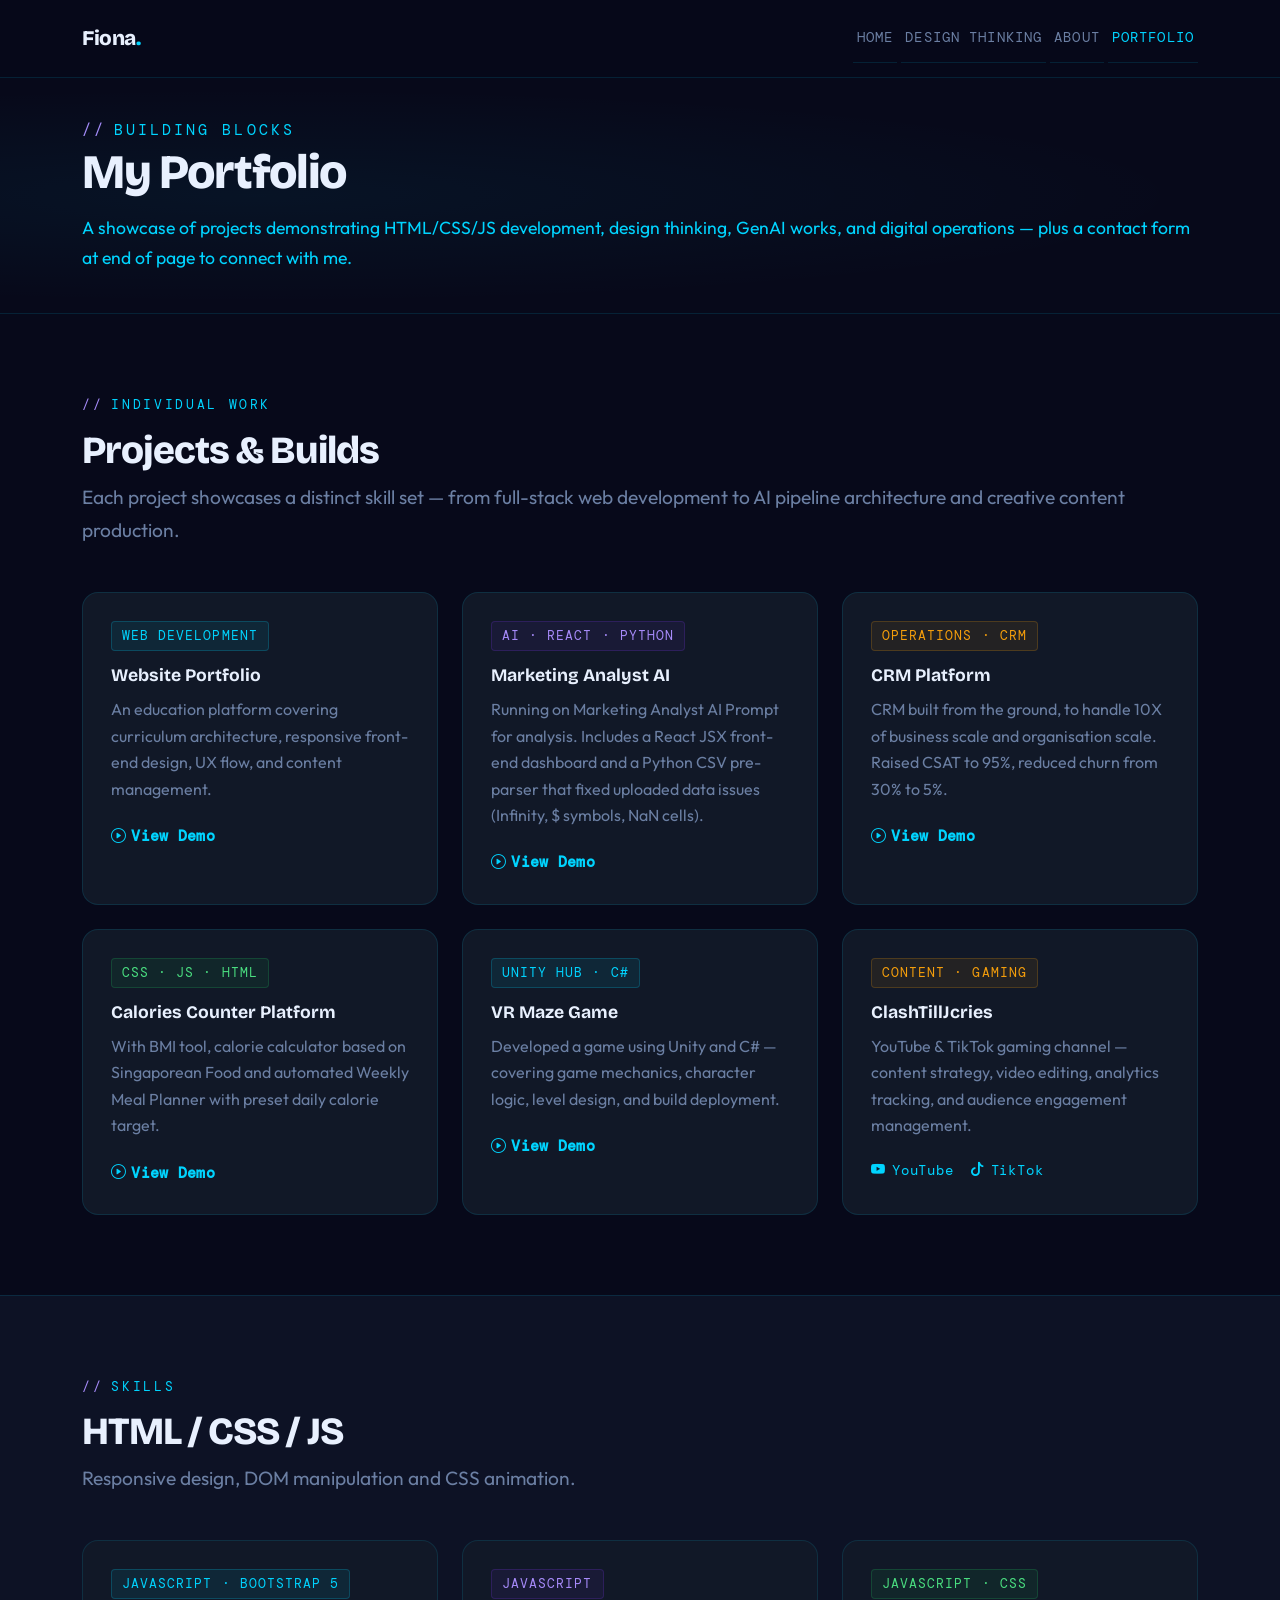
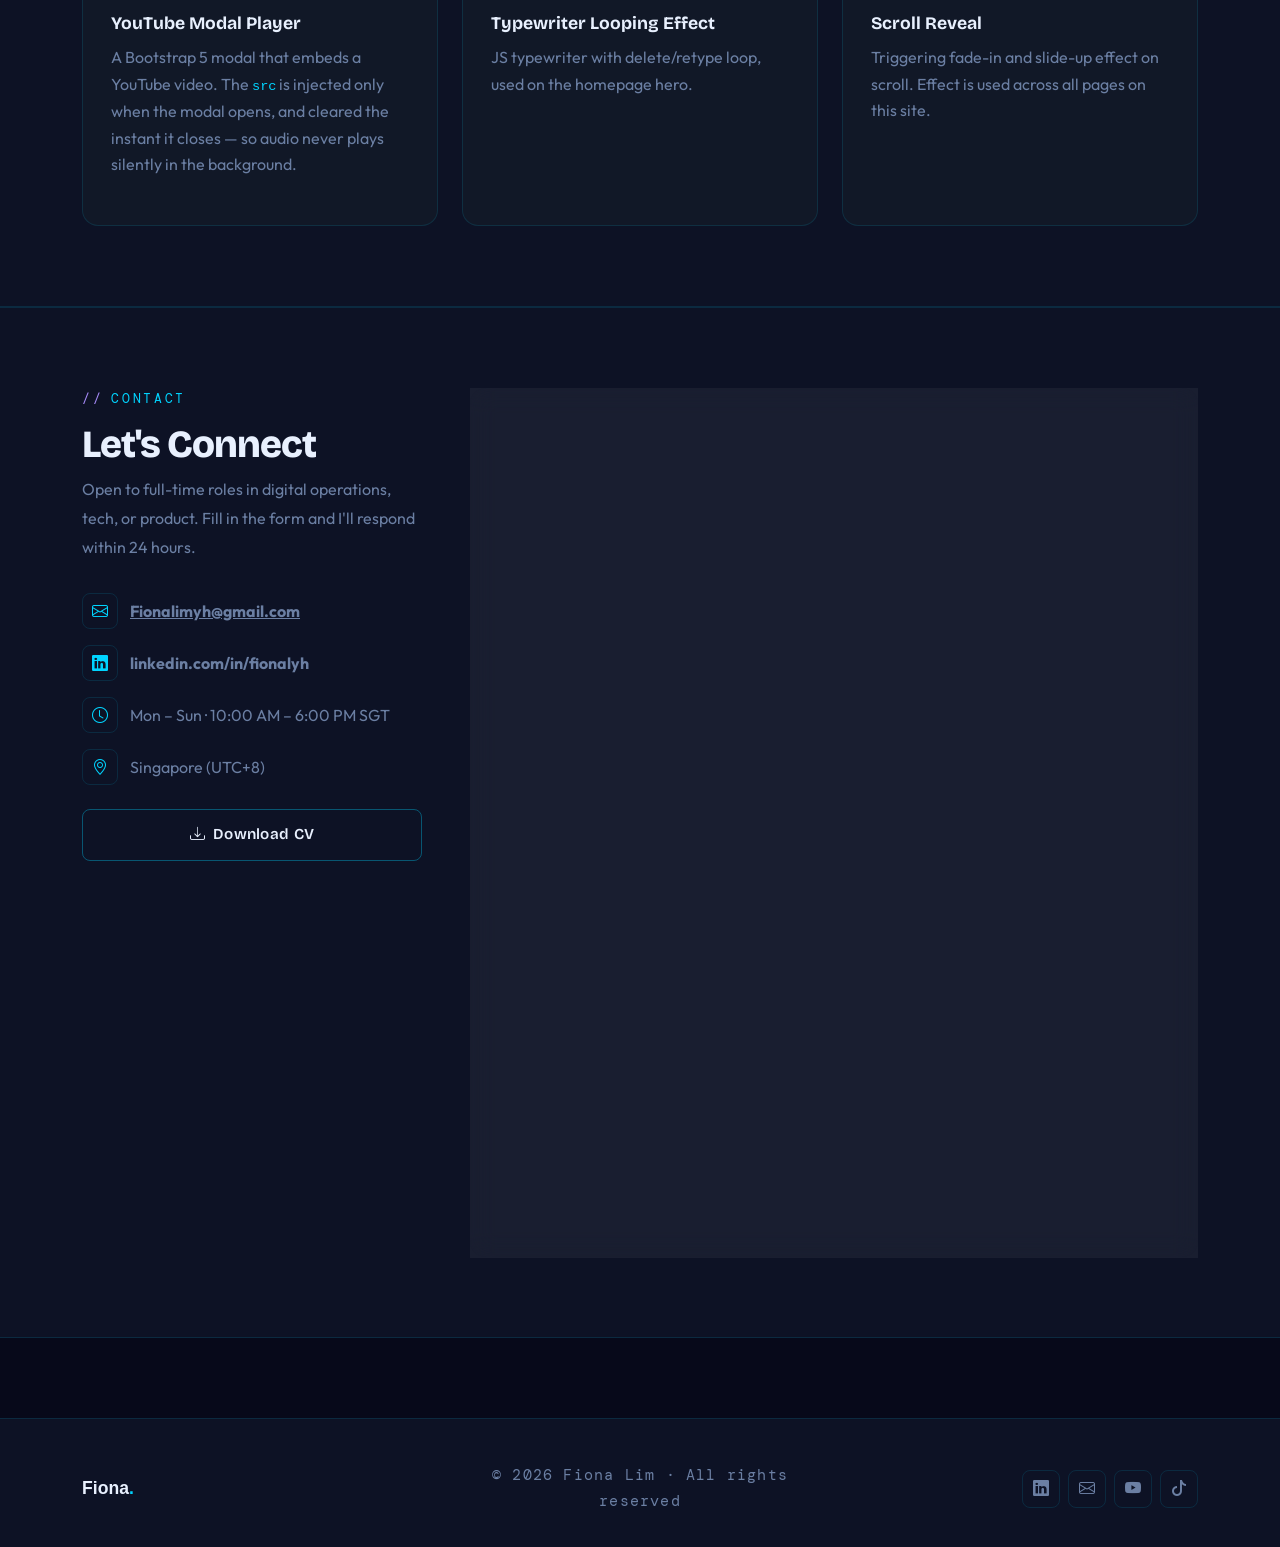
<file: docs/portfolio.html>
<!doctype html>
<html lang="en">
  <head>
    <meta charset="UTF-8" />
    <meta name="viewport" content="width=device-width, initial-scale=1.0" />
    <title>Portfolio &amp; Contact</title>
    <meta
      name="description"
      content="Projects portfolio and contact form for Fiona Lim — digital operations and tech."
    />

    <link
      href="https://fonts.googleapis.com/css2?family=Bricolage+Grotesque:opsz,wght@12..96,200..800&family=Outfit:wght@300;400;500;600&family=DM+Mono:ital,wght@0,400;0,500;1,400&display=swap"
      rel="stylesheet"
    />

    <link
      href="https://cdn.jsdelivr.net/npm/bootstrap@5.3.3/dist/css/bootstrap.min.css"
      rel="stylesheet"
    />
    <link
      href="https://cdn.jsdelivr.net/npm/bootstrap-icons@1.11.3/font/bootstrap-icons.min.css"
      rel="stylesheet"
    />
    <link rel="stylesheet" href="style.css" />
  </head>
  <body>
    <!-- ============================================================
       Navbar
       ============================================================ -->
    <nav class="navbar navbar-expand-lg fl-navbar">
      <div class="container">
        <a class="navbar-brand" href="index.html">Fiona<span>.</span></a>
        <button
          class="navbar-toggler"
          type="button"
          data-bs-toggle="collapse"
          data-bs-target="#navMenu"
          aria-controls="navMenu"
          aria-expanded="false"
          aria-label="Toggle navigation"
        >
          <span class="navbar-toggler-icon"></span>
        </button>
        <div class="collapse navbar-collapse" id="navMenu">
          <ul class="navbar-nav ms-auto gap-1">
            <li class="nav-item">
              <a class="nav-link fl-nav-link" href="index.html">Home</a>
            </li>
            <li class="nav-item">
              <a class="nav-link fl-nav-link" href="design-thinking.html"
                >Design Thinking</a
              >
            </li>
            <li class="nav-item">
              <a class="nav-link fl-nav-link" href="about.html">About</a>
            </li>
            <li class="nav-item">
              <a class="nav-link fl-nav-link active" href="portfolio.html"
                >Portfolio</a
              >
            </li>
          </ul>
        </div>
      </div>
    </nav>

    <!-- ============================================================
       Page hero
       ============================================================ -->
    <section class="page-hero">
      <div class="container">
        <p class="page-hero-label">Building Blocks</p>
        <h1 class="reveal">My Portfolio</h1>
        <p class="reveal reveal-delay-1" style="font-size: 1.1rem">
          A showcase of projects demonstrating HTML/CSS/JS development, design
          thinking, GenAI works, and digital operations — plus a contact form at
          end of page to connect with me.
        </p>
      </div>
    </section>

    <!-- ============================================================
       Projects Section
       ============================================================ -->
    <section class="section-pad">
      <div class="container">
        <p class="section-label reveal">Individual Work</p>
        <h2 class="section-title reveal">Projects &amp; Builds</h2>
        <p class="section-desc reveal">
          Each project showcases a distinct skill set — from full-stack web
          development to AI pipeline architecture and creative content
          production.
        </p>

        <!-- ── Projects & Builds: 2 rows × 3 columns ── -->
        <div class="row g-4">
          <!-- Card 1: Website Portfolio (video: 0ugS8mo_SyQ) -->
          <div class="col-lg-4 col-md-6 col-12 reveal" id="champcode">
            <div class="project-card">
              <span class="project-tag cyan">Web Development</span>
              <h4>Website Portfolio</h4>
              <p class="flex-grow-1">
                An education platform covering curriculum architecture,
                responsive front-end design, UX flow, and content management.
              </p>

              <button
                type="button"
                class="project-link project-link-btn mt-auto"
                data-bs-toggle="modal"
                data-bs-target="#champCodeModal"
              >
                <i class="bi bi-play-circle"></i> View Demo
              </button>
            </div>
          </div>

          <!-- Card 2: Marketing Analyst AI (video: LKcLhWyQA3o) -->
          <div class="col-lg-4 col-md-6 col-12 reveal reveal-delay-1" id="biai">
            <div class="project-card">
              <span class="project-tag purple">AI · React · Python</span>
              <h4>Marketing Analyst AI</h4>
              <p class="flex-grow-1">
                Running on Marketing Analyst AI Prompt for analysis. Includes a
                React JSX front-end dashboard and a Python CSV pre-parser that
                fixed uploaded data issues (Infinity, $ symbols, NaN cells).
              </p>

              <button
                type="button"
                class="project-link project-link-btn mt-auto"
                data-bs-toggle="modal"
                data-bs-target="#biaiModal"
              >
                <i class="bi bi-play-circle"></i> View Demo
              </button>
            </div>
          </div>

          <!-- Card 3: CRM Platform (video: dTcFz_VDFz0) -->
          <div class="col-lg-4 col-md-6 col-12 reveal reveal-delay-2" id="crm">
            <div class="project-card">
              <span class="project-tag amber">Operations · CRM</span>
              <h4>CRM Platform</h4>
              <p class="flex-grow-1">
                CRM built from the ground, to handle 10X of business scale and
                organisation scale. Raised CSAT to 95%, reduced churn from 30%
                to 5%.
              </p>

              <button
                type="button"
                class="project-link project-link-btn mt-auto"
                data-bs-toggle="modal"
                data-bs-target="#crmModal"
              >
                <i class="bi bi-play-circle"></i> View Demo
              </button>
            </div>
          </div>

          <!-- Card 4: Calories Counter Platform (video: lkaIjdOjTvo) -->
          <div class="col-lg-4 col-md-6 col-12 reveal" id="blender">
            <div class="project-card">
              <span class="project-tag green">CSS · JS · HTML</span>
              <h4>Calories Counter Platform</h4>
              <p class="flex-grow-1">
                With BMI tool, calorie calculator based on Singaporean Food and
                automated Weekly Meal Planner with preset daily calorie target.
              </p>

              <button
                type="button"
                class="project-link project-link-btn mt-auto"
                data-bs-toggle="modal"
                data-bs-target="#caloriesModal"
              >
                <i class="bi bi-play-circle"></i> View Demo
              </button>
            </div>
          </div>

          <!-- Card 5: Game Creation (video: ld4c8GWExQE) -->
          <div class="col-lg-4 col-md-6 col-12 reveal reveal-delay-1" id="game">
            <div class="project-card">
              <span class="project-tag cyan">Unity Hub · C#</span>
              <h4>VR Maze Game</h4>
              <p class="flex-grow-1">
                Developed a game using Unity and C# — covering game mechanics,
                character logic, level design, and build deployment.
              </p>

              <button
                type="button"
                class="project-link project-link-btn mt-auto"
                data-bs-toggle="modal"
                data-bs-target="#vrmazeModal"
              >
                <i class="bi bi-play-circle"></i> View Demo
              </button>
            </div>
          </div>

          <!-- Card 6: ClashTillJcries, external links (YouTube + TikTok, no modal) -->
          <div
            class="col-lg-4 col-md-6 col-12 reveal reveal-delay-2"
            id="clash"
          >
            <div class="project-card">
              <span class="project-tag amber">Content · Gaming</span>
              <h4>ClashTillJcries</h4>
              <p class="flex-grow-1">
                YouTube &amp; TikTok gaming channel — content strategy, video
                editing, analytics tracking, and audience engagement management.
              </p>
              <div class="d-flex gap-3 flex-wrap mt-auto">
                <a
                  href="https://www.youtube.com/@ClashTillJcries"
                  target="_blank"
                  class="project-link"
                >
                  <i class="bi bi-youtube"></i> YouTube
                </a>
                <a
                  href="https://www.tiktok.com/@clashtilljcries"
                  target="_blank"
                  class="project-link"
                >
                  <i class="bi bi-tiktok"></i> TikTok
                </a>
              </div>
            </div>
          </div>
        </div>
        <!-- /row (2×3 grid) -->
      </div>
      <!-- /container -->
    </section>

    <!-- ============================================================
       HTML/CSS/JS 
       ============================================================ -->
    <section
      class="section-pad"
      style="
        background: var(--bg-2);
        border-top: 1px solid var(--border);
        border-bottom: 1px solid var(--border);
      "
    >
      <div class="container">
        <p class="section-label reveal">Skills</p>
        <h2 class="section-title reveal">HTML / CSS / JS</h2>
        <p class="section-desc reveal">
          Responsive design, DOM manipulation and CSS animation.
        </p>

        <div class="row g-4">
          <!-- YouTube Modal Interaction -->
          <div class="col-lg-4 col-md-6 col-12 reveal">
            <div class="project-card">
              <span class="project-tag cyan">JavaScript · Bootstrap 5</span>
              <h4>YouTube Modal Player</h4>
              <p>
                A Bootstrap 5 modal that embeds a YouTube video. The
                <code style="font-size: 0.85em; color: var(--accent)">src</code>
                is injected only when the modal opens, and cleared the instant
                it closes — so audio never plays silently in the background.
              </p>
            </div>
          </div>

          <!-- Typewriter -->
          <div class="col-lg-4 col-md-6 col-12 reveal reveal-delay-1">
            <div class="project-card">
              <span class="project-tag purple">JavaScript</span>
              <h4>Typewriter Looping Effect</h4>
              <p>
                JS typewriter with delete/retype loop, used on the homepage
                hero.
              </p>
            </div>
          </div>

          <!-- Scroll Reveal -->
          <div class="col-lg-4 col-md-6 col-12 reveal reveal-delay-2">
            <div class="project-card">
              <span class="project-tag green">JAVASCRIPT · CSS</span>
              <h4>Scroll Reveal</h4>
              <p>
                Triggering fade-in and slide-up effect on scroll. Effect is used
                across all pages on this site.
              </p>
            </div>
          </div>
        </div>
        <!-- /row -->
      </div>
      <!-- /container -->
    </section>

    <!-- ============================================================
       Contact form and star rating, integrate formspree.io opensource for live form
       ============================================================ -->
    <section
      class="section-pad"
      id="contact"
      style="
        background: var(--bg-2);
        border-top: 1px solid var(--border);
        border-bottom: 1px solid var(--border);
      "
    >
      <div class="container">
        <!-- Show a thankyou banner if Formspree redirected back with ?sent=true -->
        <div
          id="thankYouBanner"
          style="
            display: none;
            margin-bottom: 28px;
            padding: 18px 22px;
            background: rgba(34, 197, 94, 0.08);
            border: 1px solid rgba(34, 197, 94, 0.3);
            border-radius: 12px;
            color: #4ade80;
            font-family: &quot;DM Mono&quot;, monospace;
            font-size: 0.98rem;
          "
        >
          ✓ Your message was sent successfully! I'll be in touch within 24
          hours.
        </div>

        <div class="row g-5">
          <!-- ---- Left column: info + download ---- -->
          <div class="col-lg-4 col-12">
            <p class="section-label reveal">Contact</p>
            <h2 class="section-title reveal">Let's Connect</h2>
            <p
              class="reveal reveal-delay-1"
              style="color: var(--muted); line-height: 1.8; margin-bottom: 32px"
            >
              Open to full-time roles in digital operations, tech, or product.
              Fill in the form and I'll respond within 24 hours.
            </p>

            <!-- Contact detail rows -->
            <div class="d-flex flex-column gap-3 reveal reveal-delay-2">
              <a
                href="mailto:Fionalimyh@gmail.com"
                style="
                  display: flex;
                  align-items: center;
                  gap: 12px;
                  color: var(--muted);
                  transition: color 0.2s;
                "
                onmouseover="this.style.color = 'var(--accent)'"
                onmouseout="this.style.color = 'var(--muted)'"
              >
                <div
                  style="
                    width: 36px;
                    height: 36px;
                    border: 1px solid var(--border);
                    border-radius: 8px;
                    display: flex;
                    align-items: center;
                    justify-content: center;
                    flex-shrink: 0;
                  "
                >
                  <i class="bi bi-envelope" style="color: var(--accent)"></i>
                </div>
                <span style="font-size: 1rem"
                  ><span
                    class="__cf_email__"
                    data-cfemail="197f707677787570746071597e74787075377a7674"
                    ><strong
                      ><u
                        ><span
                          class="__cf_email__"
                          data-cfemail="cd8ba4a2a3aca1a4a0b4a58daaa0aca4a1e3aea2a0"
                          >Fionalimyh@gmail.com</span
                        ></u
                      ></strong
                    ></span
                  ></span
                >
              </a>

              <a
                href="https://www.linkedin.com/in/fionalyh"
                target="_blank"
                style="
                  display: flex;
                  align-items: center;
                  gap: 12px;
                  color: var(--muted);
                  transition: color 0.2s;
                "
                onmouseover="this.style.color = 'var(--accent)'"
                onmouseout="this.style.color = 'var(--muted)'"
              >
                <div
                  style="
                    width: 36px;
                    height: 36px;
                    border: 1px solid var(--border);
                    border-radius: 8px;
                    display: flex;
                    align-items: center;
                    justify-content: center;
                    flex-shrink: 0;
                  "
                >
                  <i class="bi bi-linkedin" style="color: var(--accent)"></i>
                </div>
                <span style="font-size: 1rem"
                  ><strong>linkedin.com/in/fionalyh</strong></span
                >
              </a>

              <div
                style="
                  display: flex;
                  align-items: center;
                  gap: 12px;
                  color: var(--muted);
                "
              >
                <div
                  style="
                    width: 36px;
                    height: 36px;
                    border: 1px solid var(--border);
                    border-radius: 8px;
                    display: flex;
                    align-items: center;
                    justify-content: center;
                    flex-shrink: 0;
                  "
                >
                  <i class="bi bi-clock" style="color: var(--accent)"></i>
                </div>
                <span style="font-size: 1rem"
                  >Mon – Sun · 10:00 AM – 6:00 PM SGT</span
                >
              </div>

              <div
                style="
                  display: flex;
                  align-items: center;
                  gap: 12px;
                  color: var(--muted);
                "
              >
                <div
                  style="
                    width: 36px;
                    height: 36px;
                    border: 1px solid var(--border);
                    border-radius: 8px;
                    display: flex;
                    align-items: center;
                    justify-content: center;
                    flex-shrink: 0;
                  "
                >
                  <i class="bi bi-geo-alt" style="color: var(--accent)"></i>
                </div>
                <span style="font-size: 1rem">Singapore (UTC+8)</span>
              </div>
            </div>
            <!-- /contact details -->

            <!-- CV download -->
            <div class="mt-4 reveal reveal-delay-3">
              <a
                href="Fiona_Lims_Resume.pdf"
                download
                class="btn-fl-outline"
                style="width: 100%; text-align: center"
              >
                <i class="bi bi-download me-2"></i>Download CV
              </a>
            </div>
          </div>
          <!-- /left col -->

          <!-- ---- Right column: Formspree form ---- -->
          <div class="col-lg-8 col-12">
            <div class="glass-card reveal reveal-delay-1">
              <h3 style="font-size: 1.1rem; margin-bottom: 6px">
                Send a Message
              </h3>
              <p
                style="
                  font-family: &quot;DM Mono&quot;, monospace;
                  font-size: 0.95rem;
                  color: var(--muted);
                  margin-bottom: 24px;
                "
              >
                All fields marked * are required.
              </p>

              <!--
              ═══════════════════════════════════════════════════════
              FORMSPREE — Native HTML form 
              ═══════════════════════════════════════════════════════
            -->
              <form
                action="https://formspree.io/f/meeroqrq"
                method="POST"
                class="fl-form"
                id="contactForm"
              >
                <!-- Formspree special fields (hidden — not shown to user) 
                    _next: redirect URL after successful submission -->
                <input
                  type="hidden"
                  name="_next"
                  value="portfolio.html?sent=true#contact"
                />
                <!-- _subject: email subject -->
                <input
                  type="hidden"
                  name="_subject"
                  value="New portfolio enquiry"
                />

                <!-- Row 1: Name + Company -->
                <div class="row g-3 mb-3">
                  <div class="col-md-6 col-12">
                    <label for="senderName">Your Name*</label>
                    <input
                      type="text"
                      id="senderName"
                      name="name"
                      class="form-control"
                      placeholder="e.g. John Doe"
                      required
                    />
                  </div>
                  <div class="col-md-6 col-12">
                    <label for="company">Company</label>
                    <input
                      type="text"
                      id="company"
                      name="company"
                      class="form-control"
                      placeholder="e.g. ABC Pte Ltd"
                    />
                  </div>
                </div>

                <!-- Row 2: Designation + Email -->
                <div class="row g-3 mb-3">
                  <div class="col-md-6 col-12">
                    <label for="designation">Designation</label>
                    <input
                      type="text"
                      id="designation"
                      name="designation"
                      class="form-control"
                      placeholder="e.g. Hiring Manager"
                    />
                  </div>
                  <div class="col-md-6 col-12">
                    <label for="email">Email*</label>
                    <input
                      type="email"
                      id="email"
                      name="email"
                      class="form-control"
                      placeholder="e.g. your@email.com"
                      required
                    />
                  </div>
                </div>

                <!-- Row 3: Interview Day + Time -->
                <div class="row g-3 mb-3">
                  <div class="col-md-6 col-12">
                    <label for="interviewDay">Preferred Day</label>
                    <select
                      id="interviewDay"
                      name="interview_day"
                      class="form-select"
                    >
                      <option value="" disabled selected>Select a day</option>
                      <option value="Monday">Monday</option>
                      <option value="Tuesday">Tuesday</option>
                      <option value="Wednesday">Wednesday</option>
                      <option value="Thursday">Thursday</option>
                      <option value="Friday">Friday</option>
                      <option value="Saturday">Saturday</option>
                      <option value="Sunday">Sunday</option>
                    </select>
                  </div>
                  <div class="col-md-6 col-12">
                    <label for="interviewTime"
                      >Preferred Time (UTC+8)</label
                    >
                    <select
                      id="interviewTime"
                      name="interview_time"
                      class="form-select"
                    >
                      <option value="" disabled selected>Select a time</option>
                      <option value="10:00 AM">10:00 AM</option>
                      <option value="11:00 AM">11:00 AM</option>
                      <option value="12:00 PM">12:00 PM (Noon)</option>
                      <option value="1:00 PM">1:00 PM</option>
                      <option value="2:00 PM">2:00 PM</option>
                      <option value="3:00 PM">3:00 PM</option>
                      <option value="4:00 PM">4:00 PM</option>
                      <option value="5:00 PM">5:00 PM</option>
                      <option value="6:00 PM">6:00 PM</option>
                    </select>
                  </div>
                </div>

                <!-- Message -->
                <div class="mb-4">
                  <label for="message">Message *</label>
                  <textarea
                    id="message"
                    name="message"
                    class="form-control"
                    rows="4"
                    placeholder="Let's Connect!"
                    required
                  ></textarea>
                </div>

                <!-- Star Rating Widget -->
                <div class="mb-4">
                  <label style="display: block; margin-bottom: 12px">
                    Rate this portfolio
                    <span style="color: var(--muted); font-size: 0.8em"
                      >(optional)</span
                    >
                  </label>

                  <div
                    class="star-rating"
                    aria-label="Rate this portfolio from 1 to 5 stars"
                    role="radiogroup"
                  >
                    <input
                      type="radio"
                      id="star5"
                      name="portfolio_rating"
                      value="5 stars"
                    />
                    <label for="star5" title="5 stars — Outstanding">★</label>

                    <input
                      type="radio"
                      id="star4"
                      name="portfolio_rating"
                      value="4 stars"
                    />
                    <label for="star4" title="4 stars — Great">★</label>

                    <input
                      type="radio"
                      id="star3"
                      name="portfolio_rating"
                      value="3 stars"
                    />
                    <label for="star3" title="3 stars — Fair">★</label>

                    <input
                      type="radio"
                      id="star2"
                      name="portfolio_rating"
                      value="2 stars"
                    />
                    <label for="star2" title="2 stars — Needs Improvement"
                      >★</label
                    >

                    <input
                      type="radio"
                      id="star1"
                      name="portfolio_rating"
                      value="1 star"
                    />
                    <label for="star1" title="1 star — Poor">★</label>
                  </div>

                  <p
                    id="ratingDisplay"
                    style="
                      font-family: &quot;DM Mono&quot;, monospace;
                      font-size: 0.95rem;
                      color: var(--muted);
                      margin-top: 8px;
                      margin-bottom: 0;
                    "
                  >
                    No rating selected yet
                  </p>
                </div>

                <!-- Submit button -->
                <button
                  type="submit"
                  class="btn-fl-primary"
                  style="
                    width: 100%;
                    font-size: 0.95rem;
                    text-align: center;
                    border: none;
                    cursor: pointer;
                  "
                >
                  Send Message &nbsp;<i class="bi bi-send"></i>
                </button>

                <!-- Small note under button -->
                <p
                  style="
                    font-family: &quot;DM Mono&quot;, monospace;
                    font-size: 0.95rem;
                    color: var(--muted);
                    margin-top: 12px;
                    text-align: center;
                  "
                >
                  Powered by
                  <a
                    href="https://formspree.io"
                    target="_blank"
                    style="color: var(--muted)"
                    >Formspree</a
                  >
                  · Free &amp; open · No spam
                </p>
              </form>
            </div>
            <!-- /glass-card -->
          </div>
          <!-- /right col -->
        </div>
        <!-- /row -->
      </div>
      <!-- /container -->
    </section>

    <!-- ============================================================
       FOOTER
       ============================================================ -->
    <footer class="fl-footer">
      <div class="container">
        <div class="row align-items-center g-3">
          <div class="col-md-4 col-12 text-md-start text-center">
            <span
              style="
                font-family: &quot;Syne&quot;, sans-serif;
                font-weight: 800;
                font-size: 1.1rem;
              "
            >
              Fiona<span style="color: var(--accent)">.</span>
            </span>
          </div>
          <div class="col-md-4 col-12 text-center">
            <p
              style="
                font-family: &quot;DM Mono&quot;, monospace;
                font-size: 0.95rem;
                letter-spacing: 0.08em;
              "
            >
              © 2026 Fiona Lim · All rights reserved
            </p>
          </div>
          <div
            class="col-md-4 col-12 d-flex justify-content-md-end justify-content-center gap-2"
          >
            <a
              href="https://www.linkedin.com/in/fionalyh"
              target="_blank"
              class="footer-social-link"
              ><i class="bi bi-linkedin"></i
            ></a>
            <a href="mailto:Fionalimyh@gmail.com" class="footer-social-link"
              ><i class="bi bi-envelope"></i
            ></a>
            <a
              href="https://www.youtube.com/@ClashTillJcries"
              target="_blank"
              class="footer-social-link"
              ><i class="bi bi-youtube"></i
            ></a>
            <a
              href="https://www.tiktok.com/@clashtilljcries"
              target="_blank"
              class="footer-social-link"
              ><i class="bi bi-tiktok"></i
            ></a>
          </div>
        </div>
      </div>
    </footer>

    <!-- ============================================================
         Youtube Modals
         ============================================================ -->
    <!-- Website Modal (video: 0ugS8mo_SyQ) -->
    <div
      class="modal fade"
      id="champCodeModal"
      tabindex="-1"
      aria-labelledby="champCodeModalLabel"
      aria-hidden="true"
    >
      <div class="modal-dialog modal-dialog-centered modal-lg">
        <div class="modal-content project-modal-content">
          <div class="modal-header project-modal-header">
            <div>
              <span class="project-tag cyan mb-1 d-inline-block"
                >Web Development</span
              >
              <h5
                class="modal-title project-modal-title"
                id="champCodeModalLabel"
              >
                Website Portfolio — Live Demo
              </h5>
            </div>

            <button
              type="button"
              class="project-modal-close"
              data-bs-dismiss="modal"
              aria-label="Close"
            >
              <i class="bi bi-x-lg"></i>
            </button>
          </div>
          <div class="modal-body project-modal-body">
            <div class="ratio ratio-16x9">
              <iframe
                id="champCodeIframe"
                src=""
                title="Website Portfolio Demo"
                allow="
                  accelerometer;
                  autoplay;
                  clipboard-write;
                  encrypted-media;
                  gyroscope;
                  picture-in-picture;
                "
                allowfullscreen
              ></iframe>
            </div>
          </div>
          <div class="modal-footer project-modal-footer">
            <button
              type="button"
              class="btn-fl-primary"
              data-bs-dismiss="modal"
              style="font-size: 1.02rem; padding: 9px 20px"
            >
              Close
            </button>
          </div>
        </div>
      </div>
    </div>

    <!-- Marketing Analyst AI Modal (video: LKcLhWyQA3o) -->
    <div
      class="modal fade"
      id="biaiModal"
      tabindex="-1"
      aria-labelledby="biaiModalLabel"
      aria-hidden="true"
    >
      <div class="modal-dialog modal-dialog-centered modal-lg">
        <div class="modal-content project-modal-content">
          <div class="modal-header project-modal-header">
            <div>
              <span class="project-tag purple mb-1 d-inline-block"
                >AI · React · Python</span
              >
              <h5 class="modal-title project-modal-title" id="biaiModalLabel">
                Business Intelligence AI — Live Demo
              </h5>
            </div>
            <button
              type="button"
              class="project-modal-close"
              data-bs-dismiss="modal"
              aria-label="Close"
            >
              <i class="bi bi-x-lg"></i>
            </button>
          </div>
          <div class="modal-body project-modal-body">
            <div class="ratio ratio-16x9">
              <iframe
                id="biaiIframe"
                src=""
                title="Business Intelligence AI Demo"
                allow="
                  accelerometer;
                  autoplay;
                  clipboard-write;
                  encrypted-media;
                  gyroscope;
                  picture-in-picture;
                "
                allowfullscreen
              ></iframe>
            </div>
          </div>
          <div class="modal-footer project-modal-footer">
            <button
              type="button"
              class="btn-fl-primary"
              data-bs-dismiss="modal"
              style="font-size: 1.02rem; padding: 9px 20px"
            >
              Close
            </button>
          </div>
        </div>
      </div>
    </div>

    <!-- CRM Modal (video: dTcFz_VDFz0) -->
    <div
      class="modal fade"
      id="crmModal"
      tabindex="-1"
      aria-labelledby="crmModalLabel"
      aria-hidden="true"
    >
      <div class="modal-dialog modal-dialog-centered modal-lg">
        <div class="modal-content project-modal-content">
          <div class="modal-header project-modal-header">
            <div>
              <span class="project-tag amber mb-1 d-inline-block"
                >Operations · CRM</span
              >
              <h5 class="modal-title project-modal-title" id="crmModalLabel">
                CRM &amp; Customer Portal — Live Demo
              </h5>
            </div>
            <button
              type="button"
              class="project-modal-close"
              data-bs-dismiss="modal"
              aria-label="Close"
            >
              <i class="bi bi-x-lg"></i>
            </button>
          </div>
          <div class="modal-body project-modal-body">
            <div class="ratio ratio-16x9">
              <iframe
                id="crmIframe"
                src=""
                title="CRM &amp; Customer Portal Demo"
                allow="
                  accelerometer;
                  autoplay;
                  clipboard-write;
                  encrypted-media;
                  gyroscope;
                  picture-in-picture;
                "
                allowfullscreen
              ></iframe>
            </div>
          </div>
          <div class="modal-footer project-modal-footer">
            <button
              type="button"
              class="btn-fl-primary"
              data-bs-dismiss="modal"
              style="font-size: 1.02rem; padding: 9px 20px"
            >
              Close
            </button>
          </div>
        </div>
      </div>
    </div>

    <!-- Calories Modal (video: lkaIjdOjTvo) -->
    <div
      class="modal fade"
      id="caloriesModal"
      tabindex="-1"
      aria-labelledby="caloriesModalLabel"
      aria-hidden="true"
    >
      <div class="modal-dialog modal-dialog-centered modal-lg">
        <div class="modal-content project-modal-content">
          <div class="modal-header project-modal-header">
            <div>
              <span class="project-tag green mb-1 d-inline-block"
                >CSS · JS · HTML</span
              >
              <h5
                class="modal-title project-modal-title"
                id="caloriesModalLabel"
              >
                Calorie Counter — Live Demo
              </h5>
            </div>
            <button
              type="button"
              class="project-modal-close"
              data-bs-dismiss="modal"
              aria-label="Close"
            >
              <i class="bi bi-x-lg"></i>
            </button>
          </div>
          <div class="modal-body project-modal-body">
            <div class="ratio ratio-16x9">
              <iframe
                id="caloriesIframe"
                src=""
                title="Interior Design Blender Demo"
                allow="
                  accelerometer;
                  autoplay;
                  clipboard-write;
                  encrypted-media;
                  gyroscope;
                  picture-in-picture;
                "
                allowfullscreen
              ></iframe>
            </div>
          </div>
          <div class="modal-footer project-modal-footer">
            <button
              type="button"
              class="btn-fl-primary"
              data-bs-dismiss="modal"
              style="font-size: 1.02rem; padding: 9px 20px"
            >
              Close
            </button>
          </div>
        </div>
      </div>
    </div>

    <!-- VR Maze Game Modal (video: ld4c8GWExQE) -->
    <div
      class="modal fade"
      id="vrmazeModal"
      tabindex="-1"
      aria-labelledby="vrmazeModalLabel"
      aria-hidden="true"
    >
      <div class="modal-dialog modal-dialog-centered modal-lg">
        <div class="modal-content project-modal-content">
          <div class="modal-header project-modal-header">
            <div>
              <span class="project-tag cyan mb-1 d-inline-block"
                >Game Dev · Unity · C#</span
              >
              <h5 class="modal-title project-modal-title" id="vrmazeModalLabel">
                Game Creation Project — Live Demo
              </h5>
            </div>
            <button
              type="button"
              class="project-modal-close"
              data-bs-dismiss="modal"
              aria-label="Close"
            >
              <i class="bi bi-x-lg"></i>
            </button>
          </div>
          <div class="modal-body project-modal-body">
            <div class="ratio ratio-16x9">
              <iframe
                id="vrmazeIframe"
                src=""
                title="Game Creation Project Demo"
                allow="
                  accelerometer;
                  autoplay;
                  clipboard-write;
                  encrypted-media;
                  gyroscope;
                  picture-in-picture;
                "
                allowfullscreen
              ></iframe>
            </div>
          </div>
          <div class="modal-footer project-modal-footer">
            <button
              type="button"
              class="btn-fl-primary"
              data-bs-dismiss="modal"
              style="font-size: 1.02rem; padding: 9px 20px"
            >
              Close
            </button>
          </div>
        </div>
      </div>
    </div>

    <script src="https://cdn.jsdelivr.net/npm/bootstrap@5.3.3/dist/js/bootstrap.bundle.min.js"></script>
    <script src="script.js"></script>
  </body>
</html>
</file>
<file: docs/style.css>
/* ---- Google Fonts Import ---- */
@import url("https://fonts.googleapis.com/css2?family=Bricolage+Grotesque:opsz,wght@12..96,200..800&family=Outfit:wght@300;400;500;600&family=DM+Mono:ital,wght@0,400;0,500;1,400&display=swap");

/* ============================================================
   Css Designs/Formats
   ============================================================ */
:root {
  /* Backgrounds */
  --bg: #07091a; /* deepest navy — page background */
  --bg-2: #0d1225; /* slightly lighter — section alternate */
  --card: #111827; /* card surface */
  --card-2: #0f1930; /* card accordion body */

  /* Borders */
  --border: rgba(0, 212, 255, 0.12);
  --border-hover: rgba(0, 212, 255, 0.35);

  /* Text */
  --text: #e8f0fe;
  --muted: #6b7fa3;

  /* Accent palette */
  --accent: #00d4ff; /* electric cyan — primary accent */
  --accent-2: #a78bfa; /* deep violet — secondary accent */
  --accent-warm: #f59e0b; /* amber — star ratings & highlights */

  /* Glow helpers */
  --glow: rgba(0, 212, 255, 0.15);
  --glow-strong: rgba(0, 212, 255, 0.35);
}

/* ============================================================
   Base reset and typography
   ============================================================ */
*,
*::before,
*::after {
  box-sizing: border-box;
}

body {
  background: var(--bg);
  color: var(--text);
  font-family: "Outfit", sans-serif;
  font-size: 16px;
  line-height: 1.7;
  overflow-x: hidden;
}

/* All headings use the display font */
h1,
h2,
h3,
h4,
h5,
h6 {
  font-family: "Bricolage Grotesque", sans-serif;
  font-weight: 800;
  color: var(--text);
}

/* Monospace utility class for tags, labels, and dates */
.mono {
  font-family: "DM Mono", monospace;
}

a {
  color: var(--accent);
  text-decoration: none;
  transition: opacity 0.2s;
}
a:hover {
  color: var(--accent);
  opacity: 0.8;
}

/* Custom scrollbar */
::-webkit-scrollbar {
  width: 5px;
}
::-webkit-scrollbar-track {
  background: var(--bg);
}
::-webkit-scrollbar-thumb {
  background: var(--accent);
  border-radius: 3px;
}

/* ============================================================
   .navbar-expand-lg handles hamburger based on size:
   - Desktop (≥992px): full links visible, toggler hidden
   - Mobile/Tablet (<992px): toggler visible, links collapse
   ============================================================ */
.fl-navbar {
  background: rgba(7, 9, 26, 0.95);
  backdrop-filter: blur(14px); /* glass effect */
  -webkit-backdrop-filter: blur(14px);
  border-bottom: 1px solid var(--border);
  padding: 14px 0;
  position: sticky; /* sticks to top on scroll */
  top: 0;
  z-index: 1000;
  transition:
    background 0.3s,
    box-shadow 0.3s;
}

/* Name Logo */
.navbar-brand {
  font-family: "Bricolage Grotesque", sans-serif;
  font-weight: 800;
  font-size: 1.3rem;
  color: var(--text) !important;
  letter-spacing: -0.02em;
}
.navbar-brand span {
  color: var(--accent);
} /* the dot in name logo */

/* Individual nav links */
.fl-nav-link {
  font-family: "DM Mono", monospace;
  font-size: 0.88rem;
  letter-spacing: 0.08em;
  text-transform: uppercase;
  color: var(--muted) !important;
  padding: 6px 14px !important;
  border-radius: 6px;
  transition: color 0.2s;
  position: relative;
}

/* Animated underline on hover/active */
.fl-nav-link::after {
  content: "";
  position: absolute;
  bottom: 2px;
  left: 14px;
  right: 14px;
  height: 1px;
  background: var(--accent);
  transform: scaleX(0);
  transition: transform 0.22s ease;
}

.fl-nav-link:hover,
.fl-nav-link.active {
  color: var(--accent) !important;
}

.fl-nav-link:hover::after,
.fl-nav-link.active::after {
  transform: scaleX(1);
}

/* Hamburger toggle button styling */
.navbar-toggler {
  border: 1px solid var(--border);
  border-radius: 8px;
  padding: 6px 10px;
}
.navbar-toggler-icon {
  filter: invert(0.8);
} /* make bars colours lighter */

/* Mobile collapsed nav */
.navbar-collapse .fl-nav-link {
  display: block;
  border-bottom: 1px solid var(--border);
  padding: 12px 4px !important;
  border-radius: 0;
}
.navbar-collapse .fl-nav-link::after {
  display: none;
}

/* ============================================================
   Home Page hero section
   ============================================================ */
.hero-section {
  min-height: 50vh;
  display: flex;
  align-items: center;
  position: relative;
  overflow: hidden;
  padding: 60px 0;
}

/* Grid overlay */
.hero-section::before {
  content: "";
  position: absolute;
  inset: 0;
  background-image:
    linear-gradient(rgba(0, 212, 255, 0.04) 1px, transparent 1px),
    linear-gradient(90deg, rgba(0, 212, 255, 0.04) 1px, transparent 1px);
  background-size: 64px 64px;
  mask-image: radial-gradient(ellipse at 60% 40%, black 20%, transparent 75%);
  -webkit-mask-image: radial-gradient(
    ellipse at 60% 40%,
    black 20%,
    transparent 75%
  );
  pointer-events: none;
}

/* Connect with Me */
.hero-label {
  font-family: "DM Mono", monospace;
  font-size: 0.84rem;
  letter-spacing: 0.18em;
  text-transform: uppercase;
  color: var(--accent);
  margin-bottom: 20px;
  display: flex;
  align-items: center;
  gap: 10px;
}
.hero-label::before {
  content: "";
  display: inline-block;
  width: 28px;
  height: 1px;
  background: var(--accent);
}

/* Big name heading */
.hero-title {
  font-family: "Bricolage Grotesque", sans-serif;
  font-size: clamp(2.2rem, 5.5vw, 4.2rem);
  font-weight: 800;
  line-height: 1.08;
  letter-spacing: -0.03em;
  margin-bottom: 16px;
}
.hero-title .accent {
  color: var(--accent);
}
.hero-title .accent-2 {
  color: var(--accent-2);
}

/* Typewriter element */
#typewriter {
  color: var(--accent);
}

/* Blinking Cursor */
.typewriter-cursor {
  display: inline-block;
  width: 3px;
  height: 1.1em;
  background: var(--accent);
  margin-left: 4px;
  vertical-align: middle;
  animation: blink-caret 0.75s step-end infinite;
}

@keyframes blink-caret {
  from,
  to {
    opacity: 1;
  }
  50% {
    opacity: 0;
  }
}

.hero-subtitle {
  font-size: 1.1rem;
  color: white;
  max-width: 600px;
  margin-bottom: 36px;
  line-height: 1.6;
}

/* ---- CTA Buttons ---- */
.btn-fl-primary {
  background: var(--accent);
  color: #07091a;
  font-family: "Bricolage Grotesque", sans-serif;
  font-weight: 700;
  font-size: 0.95rem;
  padding: 13px 28px;
  border-radius: 8px;
  border: none;
  letter-spacing: 0.02em;
  transition:
    box-shadow 0.22s,
    transform 0.15s;
  display: inline-block;
}
.btn-fl-primary:hover {
  background: var(--accent);
  color: #07091a;
  box-shadow: 0 0 28px var(--glow-strong);
  transform: translateY(-2px);
}
.btn-fl-primary:active {
  transform: translateY(0);
}

.btn-fl-outline {
  background: transparent;
  color: var(--text);
  font-family: "Bricolage Grotesque", sans-serif;
  font-weight: 600;
  font-size: 0.95rem;
  padding: 12px 28px;
  border-radius: 8px;
  border: 1px solid var(--border-hover);
  letter-spacing: 0.02em;
  transition:
    border-color 0.22s,
    box-shadow 0.22s,
    color 0.22s,
    transform 0.15s;
  display: inline-block;
}
.btn-fl-outline:hover {
  border-color: var(--accent);
  box-shadow: 0 0 18px var(--glow);
  color: var(--accent);
  transform: translateY(-2px);
}

/* ---- Stats Bar ---- */
.stats-bar {
  display: flex;
  margin-top: 52px;
  border: 1px solid var(--border);
  border-radius: 14px;
  overflow: hidden;
  background: var(--bg-2);
}
.stat-item {
  flex: 1;
  padding: 22px 20px;
  text-align: center;
  border-right: 1px solid var(--border);
  min-width: 110px;
  transition: background 0.2s;
}
.stat-item:last-child {
  border-right: none;
}
.stat-item:hover {
  background: rgba(0, 212, 255, 0.03);
}

.stat-number {
  font-family: "Bricolage Grotesque", sans-serif;
  font-size: 1.75rem;
  font-weight: 800;
  color: var(--accent);
  display: block;
  line-height: 1;
  margin-bottom: 5px;
}
.stat-label {
  font-family: "DM Mono", monospace;
  font-size: 0.82rem;
  letter-spacing: 0.1em;
  text-transform: uppercase;
  color: var(--muted);
}

/* ============================================================
   Hero Image
   .hero-img-wrap, card frame with brand border and shadow effect
   .hero-portrait, the illustration image and rounded corners
   ============================================================ */

/* Wrapper adds a subtle card frame effect around the image */
.hero-img-wrap {
  position: relative;
  display: inline-block;
  border-radius: 24px;
  /* Brand-purple border */
  border: 2px solid var(--border);

  box-shadow:
    0 8px 32px rgba(83, 58, 253, 0.13),
    0 2px 8px rgba(28, 30, 84, 0.07);
  /* Image corners follow the border-radius */
  overflow: hidden;
  /* Lift effect when hover on */
  transition:
    box-shadow 0.3s ease,
    transform 0.3s ease;
}

.hero-img-wrap:hover {
  box-shadow:
    0 16px 48px rgba(83, 58, 253, 0.2),
    0 4px 12px rgba(28, 30, 84, 0.1);
  transform: translateY(-4px);
}

/* The illustration image itself */
.hero-portrait {
  display: block;
  width: 100%;
  max-width: 420px; /* caps size on large screens */
  height: auto;
  border-radius: 22px; /* slightly less than wrapper so border shows cleanly */
  object-fit: cover;
}

/* Responsive — slightly smaller on tablet */
@media (max-width: 991.98px) {
  .hero-portrait {
    max-width: 340px;
  }
}

/* Full-width on mobile, margin-top to separate from text */
@media (max-width: 575.98px) {
  .hero-img-wrap {
    margin-top: 36px;
  }
  .hero-portrait {
    max-width: 100%;
    border-radius: 16px;
  }
}

/* ============================================================
   Section layout
   ============================================================ */
.section-pad {
  padding: 80px 0;
}

.section-label {
  font-family: "DM Mono", monospace;
  font-size: 0.83rem;
  letter-spacing: 0.2em;
  text-transform: uppercase;
  color: var(--accent);
  margin-bottom: 10px;
  display: flex;
  align-items: center;
  gap: 8px;
}
.section-label::before {
  content: "//";
  color: var(--accent-2);
}

.section-title {
  font-family: "Bricolage Grotesque", sans-serif;
  font-size: clamp(1.6rem, 3vw, 2.4rem);
  font-weight: 800;
  letter-spacing: -0.025em;
  margin-bottom: 8px;
}

.section-desc {
  color: var(--muted);
  font-size: 1.2rem;
  max-width: 1500px;
  margin-bottom: 44px;
  line-height: 1.75;
}

/* ============================================================
   Project / feature cards
   ============================================================ */
.project-card {
  background: var(--card);
  border: 1px solid var(--border);
  border-radius: 16px;
  padding: 28px;
  height: 100%;
  position: relative;
  overflow: hidden;
  transition:
    border-color 0.25s,
    box-shadow 0.25s,
    transform 0.2s;
}

/* Animated top-edge gradient line on hover */
.project-card::before {
  content: "";
  position: absolute;
  top: 0;
  left: 0;
  right: 0;
  height: 2px;
  background: linear-gradient(90deg, var(--accent), var(--accent-2));
  transform: scaleX(0);
  transform-origin: left;
  transition: transform 0.32s ease;
}

.project-card:hover {
  border-color: var(--border-hover);
  box-shadow: 0 10px 40px rgba(0, 212, 255, 0.08);
  transform: translateY(-5px);
}
.project-card:hover::before {
  transform: scaleX(1);
}

.project-card h4 {
  font-family: "Bricolage Grotesque", sans-serif;
  font-size: 1.1rem;
  font-weight: 700;
  margin-bottom: 10px;
}
.project-card p {
  font-size: 1rem;
  color: var(--muted);
  line-height: 1.65;
  margin-bottom: 20px;
}

/* Tag shown above card title */
.project-tag {
  font-family: "DM Mono", monospace;
  font-size: 0.82rem;
  letter-spacing: 0.08em;
  text-transform: uppercase;
  padding: 3px 10px;
  border-radius: 4px;
  display: inline-block;
  margin-bottom: 14px;
}
.project-tag.cyan {
  color: var(--accent);
  background: rgba(0, 212, 255, 0.08);
  border: 1px solid rgba(0, 212, 255, 0.2);
}
.project-tag.purple {
  color: var(--accent-2);
  background: rgba(124, 58, 237, 0.08);
  border: 1px solid rgba(124, 58, 237, 0.2);
}
.project-tag.amber {
  color: var(--accent-warm);
  background: rgba(245, 158, 11, 0.08);
  border: 1px solid rgba(245, 158, 11, 0.2);
}
.project-tag.green {
  color: #4ade80;
  background: rgba(34, 197, 94, 0.08);
  border: 1px solid rgba(34, 197, 94, 0.2);
}

/* Arrow link at card bottom */
.project-link {
  font-family: "DM Mono", monospace;
  font-size: 0.87rem;
  letter-spacing: 0.06em;
  color: var(--accent);
  display: inline-flex;
  align-items: center;
  gap: 6px;
  transition: gap 0.2s;
}
.project-link:hover {
  color: var(--accent);
  gap: 11px;
}

/* ============================================================
   Skills Section (labels)
   ============================================================ */
.skills-section {
  background: var(--bg-2);
  padding: 100px 0;
}

.skill-badge {
  font-family: "DM Mono", monospace;
  font-size: 0.88rem;
  padding: 7px 15px;
  border-radius: 999px;
  border: 1px solid var(--border);
  color: var(--muted);
  transition:
    border-color 0.2s,
    color 0.2s,
    box-shadow 0.2s,
    background 0.2s;
  display: inline-block;
  margin: 4px 3px;
  cursor: default;
}
.skill-badge:hover,
.skill-badge.active {
  border-color: var(--accent);
  color: var(--accent);
  background: rgba(0, 212, 255, 0.05);
  box-shadow: 0 0 12px var(--glow);
}
.skill-badge.purple:hover {
  border-color: var(--accent-2);
  color: var(--accent-2);
  background: rgba(124, 58, 237, 0.06);
  box-shadow: 0 0 12px rgba(124, 58, 237, 0.2);
}
.skill-badge.amber:hover {
  border-color: var(--accent-warm);
  color: var(--accent-warm);
  background: rgba(245, 158, 11, 0.06);
}

/* ============================================================
   FOOTER
   ============================================================ */
.fl-footer {
  background: var(--bg-2);
  border-top: 1px solid var(--border);
  padding: 44px 0 32px;
  margin-top: 80px;
}
.fl-footer p {
  color: var(--muted);
  font-size: 0.93rem;
  margin: 0;
}

.footer-social-link {
  display: inline-flex;
  align-items: center;
  justify-content: center;
  width: 38px;
  height: 38px;
  border: 1px solid var(--border);
  border-radius: 8px;
  color: var(--muted) !important;
  font-size: 1rem;
  transition:
    border-color 0.2s,
    color 0.2s,
    box-shadow 0.2s;
}
.footer-social-link:hover {
  border-color: var(--accent);
  color: var(--accent) !important;
  box-shadow: 0 0 12px var(--glow);
}

/* ============================================================
   Page Hero (used on sub-pages)
   ============================================================ */
.page-hero {
  padding: 40px 0 40px;
  border-bottom: 1px solid var(--border);
  position: relative;
  overflow: hidden;
}
.page-hero::before {
  content: "";
  position: absolute;
  inset: 0;
  background: radial-gradient(
    ellipse at 20% 50%,
    rgba(0, 212, 255, 0.05) 0%,
    transparent 65%
  );
  pointer-events: none;
}
.page-hero-label {
  font-family: "DM Mono", monospace;
  font-size: 0.84rem;
  letter-spacing: 0.2em;
  text-transform: uppercase;
  color: var(--accent);
  margin-bottom: 14px;
  display: flex;
  align-items: center;
  gap: 8px;
}
.page-hero-label::before {
  content: "//";
  color: var(--accent-2);
}
.page-hero h1 {
  font-size: clamp(1.9rem, 4vw, 3rem);
  font-weight: 800;
  letter-spacing: -0.03em;
  margin-bottom: 12px;
}
.page-hero p {
  color: var(--accent);
  font-size: 0.95rem;
  max-width: 1500px;
  margin: 0;
}

/* ============================================================
   ABOUT PAGE — Education Timeline
   ============================================================ */
.timeline {
  position: relative;
  padding-left: 34px;
}
/* Vertical gradient line */
.timeline::before {
  content: "";
  position: absolute;
  left: 5px;
  top: 8px;
  bottom: 0;
  width: 1px;
  background: linear-gradient(180deg, var(--accent) 0%, transparent 100%);
}
.timeline-item {
  position: relative;
  margin-bottom: 36px;
}

/* Glowing dot on the line */
.timeline-dot {
  position: absolute;
  left: -35px;
  top: 5px;
  width: 12px;
  height: 12px;
  border-radius: 50%;
  background: var(--accent);
  border: 2px solid var(--bg);
  box-shadow: 0 0 10px var(--accent);
}
.timeline-date {
  font-family: "DM Mono", monospace;
  font-size: 0.83rem;
  letter-spacing: 0.1em;
  color: var(--accent);
  text-transform: uppercase;
  margin-bottom: 4px;
}
.timeline-title {
  font-family: "Bricolage Grotesque", sans-serif;
  font-weight: 700;
  font-size: 1rem;
  color: var(--text);
  margin-bottom: 3px;
}
.timeline-sub {
  font-size: 1rem;
  color: var(--muted);
}

/* ============================================================
   ABOUT PAGE — Work Experience Accordion
   ============================================================ */
.fl-accordion .accordion-item {
  background: var(--card);
  border: 1px solid var(--border) !important;
  border-radius: 12px !important;
  margin-bottom: 12px;
  overflow: hidden;
}
.fl-accordion .accordion-button {
  background: var(--card);
  color: var(--text);
  font-family: "Bricolage Grotesque", sans-serif;
  font-weight: 600;
  font-size: 0.95rem;
  box-shadow: none;
  border-radius: 12px !important;
}
.fl-accordion .accordion-button:not(.collapsed) {
  background: var(--card-2);
  color: var(--accent);
  border-bottom: 1px solid var(--border);
  border-radius: 12px 12px 0 0 !important;
}
/* Tint the default Bootstrap chevron to cyan */
.fl-accordion .accordion-button::after {
  filter: invert(0.8) sepia(1) saturate(5) hue-rotate(170deg);
}
.fl-accordion .accordion-body {
  background: var(--card-2);
  color: var(--muted);
  font-size: 1rem;
  line-height: 1.72;
  padding: 30px 54px;
}
.fl-accordion .accordion-body ul {
  padding-left: 18px;
}
.fl-accordion .accordion-body li {
  margin-bottom: 6px;
}

.work-period {
  font-family: "DM Mono", monospace;
  font-size: 0.83rem;
  color: var(--accent);
  margin-bottom: 12px;
  letter-spacing: 0.08em;
}
.work-tag {
  font-family: "DM Mono", monospace;
  font-size: 0.78rem;
  padding: 2px 8px;
  border-radius: 3px;
  background: rgba(0, 212, 255, 0.08);
  border: 1px solid rgba(0, 212, 255, 0.18);
  color: var(--accent);
  display: inline-block;
  margin: 2px;
}

/* ============================================================
   SKILLS GRID (categorised)
   ============================================================ */
.skill-cat-title {
  font-family: "DM Mono", monospace;
  font-size: 0.83rem;
  letter-spacing: 0.15em;
  text-transform: uppercase;
  color: var(--accent-2);
  margin-bottom: 14px;
}

/* ============================================================
   DESIGN THINKING PAGE
   ============================================================ */
.dt-section {
  padding: 72px 0;
  border-bottom: 1px solid var(--border);
}
.dt-section:last-of-type {
  border-bottom: none;
}

/* Cards for each heuristic evaluation item */
.heuristic-card {
  background: var(--card);
  border: 1px solid var(--border);
  border-radius: 12px;
  padding: 20px 22px;
  margin-bottom: 14px;
  transition: border-color 0.22s;
}
.heuristic-card:hover {
  border-color: var(--border-hover);
}

.heuristic-num {
  font-family: "DM Mono", monospace;
  font-size: 0.82rem;
  color: var(--accent-2);
  letter-spacing: 0.1em;
  text-transform: uppercase;
  margin-bottom: 5px;
}
.heuristic-title {
  font-family: "Bricolage Grotesque", sans-serif;
  font-weight: 700;
  font-size: 1rem;
  color: var(--text);
  margin-bottom: 7px;
}
.heuristic-body {
  font-size: 1rem;
  color: var(--muted);
  line-height: 1.65;
}

/* Verdict pill: pass / partial / fail */
.verdict {
  font-family: "DM Mono", monospace;
  font-size: 0.78rem;
  letter-spacing: 0.06em;
  padding: 3px 10px;
  border-radius: 4px;
  display: inline-block;
  margin-top: 9px;
}
.verdict-pass {
  background: rgba(34, 197, 94, 0.1);
  border: 1px solid rgba(34, 197, 94, 0.3);
  color: #4ade80;
}
.verdict-neutral {
  background: rgba(245, 158, 11, 0.1);
  border: 1px solid rgba(245, 158, 11, 0.3);
  color: #fbbf24;
}
.verdict-fail {
  background: rgba(239, 68, 68, 0.1);
  border: 1px solid rgba(239, 68, 68, 0.3);
  color: #f87171;
}

/* Wireframe placeholder boxes */
.wireframe-box {
  border: 1px dashed rgba(0, 212, 255, 0.28);
  border-radius: 8px;
  padding: 16px;
  text-align: center;
  color: var(--accent);
  font-family: "DM Mono", monospace;
  font-size: 1rem;
  background: rgba(0, 212, 255, 0.02);
  min-height: 72px;
  display: flex;
  align-items: center;
  justify-content: center;
}

/* Wireframe carousel */

/* Each slide: add breathing room at top so dot indicators don't
   overlap the label, and at bottom for the Prev/Next buttons.    */
.wf-slide {
  padding: 8px 4px 48px;
}

/* Page name label at the top of every slide e.g. "01 · Home" */
.wf-page-label {
  font-family: "DM Mono", monospace;
  font-size: 0.78rem;
  letter-spacing: 0.12em;
  text-transform: uppercase;
  color: var(--muted);
  margin-bottom: 10px;
}

/* Dot indicators */
.wf-indicators {
  bottom: auto !important;
  top: 0 !important;
  justify-content: flex-end !important;
  margin: 0 !important;
  padding: 6px 4px 0 !important;
}

/* Each dot: styled to match the site palette */
.wf-indicators [data-bs-target] {
  width: 8px;
  height: 8px;
  border-radius: 50%;
  background-color: var(--border, rgba(83, 58, 253, 0.3));
  border: none;
  opacity: 1;
  transition: background-color 0.2s;
}

.wf-indicators .active {
  background-color: var(--accent) !important;
}

/* Prev / Next buttons: float inside the card at the bottom edge   */
.wf-ctrl {
  /* Override Bootstrap's full-height absolute positioning */
  top: auto !important;
  bottom: 6px !important;
  width: 32px !important;
  height: 32px !important;
  background: rgba(83, 58, 253, 0.15) !important;
  border: 1px solid rgba(83, 58, 253, 0.3) !important;
  border-radius: 50% !important;
  opacity: 1 !important;
  transition: background 0.2s;
}

.wf-ctrl:hover {
  background: rgba(83, 58, 253, 0.35) !important;
}

/* Position left/right with enough room not to overlap each other */
.carousel-control-prev.wf-ctrl {
  left: calc(50% - 40px) !important;
}
.carousel-control-next.wf-ctrl {
  right: calc(50% - 40px) !important;
}

/* Make the arrow icons slightly smaller to fit the compact button */
.wf-ctrl .carousel-control-prev-icon,
.wf-ctrl .carousel-control-next-icon {
  width: 14px;
  height: 14px;
}

/* Build process steps */
.process-step {
  display: flex;
  gap: 18px;
  margin-bottom: 30px;
  align-items: flex-start;
}
.step-num {
  font-family: "Bricolage Grotesque", sans-serif;
  font-size: 2rem;
  font-weight: 800;
  color: rgba(0, 212, 255, 0.13);
  line-height: 1;
  min-width: 44px;
}
.step-content h5 {
  font-family: "Bricolage Grotesque", sans-serif;
  font-weight: 700;
  font-size: 1.1rem;
  color: var(--text);
  margin-bottom: 5px;
}
.step-content p {
  font-size: 1rem;
  color: var(--muted);
  margin: 0;
}

/* RWD device boxes */
.rwd-device {
  background: var(--card);
  border: 1px solid var(--border);
  border-radius: 12px;
  padding: 20px 16px;
  text-align: center;
  transition: border-color 0.2s;
}
.rwd-device:hover {
  border-color: var(--border-hover);
}
.rwd-device-icon {
  font-size: 2.4rem;
  margin-bottom: 10px;
}
.rwd-device-label {
  font-family: "DM Mono", monospace;
  font-size: 0.83rem;
  color: var(--accent);
  letter-spacing: 0.1em;
  text-transform: uppercase;
  margin-bottom: 5px;
}
.rwd-device-range {
  font-size: 0.92rem;
  color: var(--muted);
}

/* ============================================================
   PORTFOLIO PAGE — Contact Form
   ============================================================ */
.fl-form .form-control,
.fl-form .form-select {
  background: var(--card);
  border: 1px solid var(--border);
  border-radius: 10px;
  color: var(--text);
  padding: 12px 16px;
  font-family: "Outfit", sans-serif;
  font-size: 1rem;
  transition:
    border-color 0.22s,
    box-shadow 0.22s;
}
.fl-form .form-control:focus,
.fl-form .form-select:focus {
  background: var(--card);
  border-color: var(--accent);
  box-shadow: 0 0 0 3px rgba(0, 212, 255, 0.1);
  color: var(--text);
  outline: none;
}
.fl-form .form-control::placeholder {
  color: var(--muted);
}
.fl-form .form-select option {
  background: var(--card);
  color: var(--text);
}
.fl-form label {
  font-family: "DM Mono", monospace;
  font-size: 0.85rem;
  letter-spacing: 0.1em;
  text-transform: uppercase;
  color: var(--muted);
  margin-bottom: 7px;
}

/* ============================================================
   Star rating
   ============================================================ */
.star-rating {
  display: flex;
  gap: 6px;
  flex-direction: row-reverse;
  justify-content: flex-end;
}
.star-rating input {
  display: none;
}
.star-rating label {
  font-size: 1.9rem;
  color: var(--muted);
  cursor: pointer;
  transition:
    color 0.14s,
    transform 0.1s;
  text-transform: none;
  letter-spacing: 0;
  font-family: inherit;
}
/* Fill stars on hover and when checked (and all preceding siblings) */
.star-rating label:hover,
.star-rating label:hover ~ label,
.star-rating input:checked ~ label {
  color: var(--accent-warm);
}
.star-rating label:hover {
  transform: scale(1.15);
}

/* ============================================================
   Scroll reveal effect
   JS adds .visible when element enters viewport
   ============================================================ */
.reveal {
  opacity: 1;
  transform: translateY(0);
  transition:
    opacity 0.6s ease,
    transform 0.6s ease;
}
.reveal.visible {
  opacity: 1;
  transform: translateY(0);
}
.reveal-delay-1 {
  transition-delay: 0.1s;
}
.reveal-delay-2 {
  transition-delay: 0.2s;
}
.reveal-delay-3 {
  transition-delay: 0.3s;
}

/* ============================================================
   BADGES (general use)
   ============================================================ */
.badge-fl {
  font-family: "DM Mono", monospace;
  font-size: 0.82rem;
  letter-spacing: 0.05em;
  padding: 4px 10px;
  border-radius: 4px;
  background: rgba(0, 212, 255, 0.08);
  border: 1px solid rgba(0, 212, 255, 0.2);
  color: var(--accent);
  margin: 6px;
  display: inline-block;
}
.badge-fl.purple {
  background: rgba(124, 58, 237, 0.08);
  border-color: rgba(124, 58, 237, 0.2);
  color: var(--accent-2);
}
.badge-fl.amber {
  background: rgba(245, 158, 11, 0.08);
  border-color: rgba(245, 158, 11, 0.2);
  color: var(--accent-warm);
}
.badge-fl.green {
  background: rgba(34, 197, 94, 0.08);
  border-color: rgba(34, 197, 94, 0.2);
  color: #4ade80;
}

/* Utility divider */
.divider {
  border: none;
  border-top: 1px solid var(--border);
  margin: 52px 0;
}

/* Glass card variant, white base so it pops more on dark bg */
.glass-card {
  background: rgba(255, 255, 255, 0.05);
  backdrop-filter: blur(12px);
  -webkit-backdrop-filter: blur(12px);
  border: 1px solid var(--border);
  border-radius: 16px;
  padding: 28px;
}

/* ============================================================
   Responsive overrides
   ============================================================ */

/* ---- Mobile: <576px ---- */
@media (max-width: 575.98px) {
  .hero-section {
    min-height: auto;
    padding: 44px 0 56px;
  }
  .hero-title {
    font-size: 2rem;
  }
  .hero-subtitle {
    font-size: 1rem;
  }

  /* Stack stat bar vertically */
  .stats-bar {
    flex-direction: column;
  }
  .stat-item {
    border-right: none;
    border-bottom: 1px solid var(--border);
  }
  .stat-item:last-child {
    border-bottom: none;
  }

  /* Full-width buttons on mobile */
  .btn-fl-primary,
  .btn-fl-outline {
    width: 100%;
    display: block;
    margin-bottom: 10px;
    text-align: center;
  }

  .section-title {
    font-size: 1.5rem;
  }
  .project-card {
    padding: 20px 18px;
  }
  .section-pad {
    padding: 80px 0;
  }
  .page-hero {
    padding: 52px 0 36px;
  }
}

/* ---- Tablet: ≥576px and <992px ---- */
@media (min-width: 576px) and (max-width: 991.98px) {
  .hero-title {
    font-size: 2.7rem;
  }
  .stats-bar .stat-item {
    min-width: 100px;
  }
  .section-pad {
    padding: 64px 0;
  }
}

/* ---- Desktop: ≥992px ---- */
@media (min-width: 992px) {
  .hero-section {
    padding: 80px 0;
  }
  /* Hamburger toggler hidden by Bootstrap's .navbar-expand-lg */
}

/* ============================================================
   Website Portfolio Youtube Modal 
   ============================================================ */

/* Modal backdrop — slightly darker than Bootstrap default for focus */
.modal-backdrop.show {
  opacity: 0.65;
}

/* Modal card shell */
.project-modal-content {
  /* White card with brand border — consistent with .project-card */
  background: #ffffff;
  border: 1px solid var(--border);
  border-radius: 18px;
  /* Shadow: soft base layer + brand-purple glow */
  box-shadow:
    0 24px 64px rgba(83, 58, 253, 0.15),
    0 4px 16px rgba(28, 30, 84, 0.08);
  overflow: hidden; /* keeps rounded corners on inner elements */
}

/* Modal header — light grey tint to separate from the video body */
.project-modal-header {
  background: var(--bg-2);
  border-bottom: 1px solid var(--border);
  padding: 20px 24px;
  display: flex;
  align-items: flex-start;
  justify-content: space-between;
  gap: 12px;
}

.project-modal-title {
  /* Deep navy — same as .section-title headings across the site */
  color: var(--text-primary);
  font-family: "Syne", sans-serif;
  font-size: 1.1rem;
  font-weight: 700;
  margin: 0;
}

/* Custom X close button — replaces Bootstrap's default btn-close */
.project-modal-close {
  background: transparent;
  border: 1px solid var(--border);
  border-radius: 8px;
  color: var(--text-muted);
  width: 36px;
  height: 36px;
  display: flex;
  align-items: center;
  justify-content: center;
  cursor: pointer;
  flex-shrink: 0; /* prevent squishing on small screens */
  transition:
    background 0.2s,
    color 0.2s,
    border-color 0.2s;
}

.project-modal-close:hover {
  background: var(--bg-3); /* brand-50: slightly deeper lavender on hover */
  border-color: var(--accent);
  color: var(--accent); /* brand purple */
}

/* Modal body — zero padding so the video fills edge-to-edge */
.project-modal-body {
  padding: 0;
  background: #000; /* black letterbox if video has bars */
}

/* Modal footer */
.project-modal-footer {
  background: var(--bg-2);
  border-top: 1px solid var(--border);
  padding: 16px 24px;
  display: flex;
  align-items: center;
  justify-content: flex-end;
  gap: 10px;
}

/* .project-link-btn — makes the <button> look identical to the <a> .project-link */
.project-link-btn {
  /* Reset browser button defaults */
  background: transparent;
  border: none;
  padding: 0;
  cursor: pointer;
  /* Copy .project-link visual style */
  font-size: 0.92rem;
  font-weight: 600;
  color: var(--accent);
  letter-spacing: 0.3px;
  display: inline-flex;
  align-items: center;
  gap: 5px;
  transition:
    gap 0.2s,
    color 0.2s;
}

.project-link-btn:hover {
  color: var(--accent-hover, #3b28cc);
  gap: 9px; /* arrow nudges right on hover — same micro-interaction as .project-link */
}

/* ============================================================
   Design thinking page: Heuristic tabs and accordion
   ============================================================ */

/* ── Outer tab strip ── */
.heuristic-tabs {
  border-bottom: 2px solid var(--border); /* replaces Bootstrap's default tab border */
  gap: 4px;
  flex-wrap: nowrap; /* keep both tabs on one line */
  overflow-x: auto; /* scroll on very small screens */
}

/* Tab buttons — unselected */
.heuristic-tabs .nav-link {
  display: flex;
  flex-direction: column; /* stack the small "Reference N" label above site name */
  gap: 2px;
  padding: 20px 36px; /* increased L/R padding for a wider, more clickable tab */
  border-radius: 8px 8px 0 0; /* only top corners rounded, flush to content below */
  border: 1px solid var(--border); /* always-visible border so inactive tabs read as clickable */
  border-bottom: none; /* bottom edge merges into the content area */
  color: var(--muted);
  font-family: "Outfit", sans-serif;
  font-size: 0.95rem;
  font-weight: 500;
  background: var(
    --bg-2
  ); /* subtle fill so tabs look like distinct clickable areas */
  transition:
    color 0.2s,
    background 0.2s,
    border-color 0.2s;
  white-space: nowrap;
}

.heuristic-tabs .nav-link:hover {
  color: var(--text);
  background: var(--bg-3); /* subtle lavender tint on hover */
  border-color: var(--border);
}

/* Tab button — selected/active state */
.heuristic-tabs .nav-link.active {
  color: var(--accent); /* brand purple */
  background: var(--bg); /* lifts off the section background */
  border-color: var(--border) var(--border) var(--bg); /* merges bottom edge */
  font-weight: 600;
}

/* Small "Reference N" label above site name */
.tab-ref-label,
.tab-site-label {
  font-family: "DM Mono", monospace;
  font-size: 0.8rem;
  letter-spacing: 0.08em;
  text-transform: uppercase;
  color: var(--muted);
  line-height: 1;
}

.heuristic-tabs .nav-link.active .tab-ref-label,
.heuristic-tabs .nav-link.active .tab-site-label {
  color: var(--accent); /* matches active tab colour */
}

/* ── Tab content area ── */
.heuristic-tab-content {
  border: 1px solid var(--border);
  border-top: none; /* seamlessly continues from the tab strip */
  border-radius: 0 0 12px 12px;
  padding: 24px 20px;
  background: var(--bg);
}

/* URL line beneath the tab-content header */
.tab-site-url {
  font-size: 0.9rem;
  color: var(--muted);
  margin-bottom: 20px;
  display: flex;
  align-items: flex-start;
  gap: 6px;
  flex-wrap: wrap;
}

/* ── Inner accordion items ── */
.heuristic-accordion {
  display: flex;
  flex-direction: column;
  gap: 6px; /* small gap between each H0N row */
}

/* Each accordion row */
.heuristic-acc-item {
  border: 1px solid var(--border);
  border-radius: 10px !important; /* override Bootstrap's flat corners */
  overflow: hidden;
  background: var(--bg-2);
  transition: border-color 0.2s;
}

.heuristic-acc-item:hover {
  border-color: var(--accent);
}

/* Accordion button (collapsed + expanded state) */
.heuristic-acc-btn {
  display: flex;
  align-items: center;
  gap: 12px;
  padding: 20px 20px;
  background: var(--bg-2) !important; /* prevent Bootstrap's white flash */
  color: var(--text) !important;
  box-shadow: none !important; /* remove Bootstrap focus shadow */
  font-family: "Outfit", sans-serif;
  font-size: 1.1rem;
}

/* H0N badge on the left */
.heuristic-acc-num,
.acc-hnum {
  font-family: "DM Mono", monospace;
  font-size: 0.9rem;
  letter-spacing: 0.06em;
  text-transform: uppercase;
  color: var(--accent);
  background: var(--bg-3);
  border: 1px solid var(--border);
  border-radius: 6px;
  padding: 2px 8px;
  white-space: nowrap;
  flex-shrink: 0;
}

/* Heuristic title text in the header */
.heuristic-acc-title,
.acc-htitle {
  flex: 1; /* takes up remaining space, pushes verdict right */
  font-weight: 500;
  color: var(--text);
  text-align: left;
  line-height: 1.35;
}

/* Verdict badge anchored to the right, inside the header */
.acc-verdict {
  flex-shrink: 0; /* never wrap or shrink the badge */
  font-size: 0.78rem !important; /* slightly smaller inside the header row */
  padding: 3px 9px !important;
}

/* Bootstrap's default caret arrow — nudge it so it doesn't crowd the verdict */
.heuristic-acc-btn::after {
  margin-left: 10px;
  flex-shrink: 0;
}

/* Expanded state — background tint only, no left bar */
.heuristic-acc-btn:not(.collapsed) {
  background: var(--bg-3) !important;
}

/* Accordion body text */
.heuristic-acc-body {
  padding: 30px 50px; /* increased top/bottom padding for breathing room */
  font-size: 1.1rem;
  color: var(--muted);
  line-height: 1.6;
  background: var(--bg);
  border-top: 1px solid var(--border);
}

/* Retain a clear accent border when the item is expanded so the
   open panel stays visually framed and draws user focus            */
.heuristic-acc-item:has(.accordion-collapse.show) {
  border-color: var(--accent);
}

/* ── Responsive: on mobile, shrink the H0N badge text ── */
@media (max-width: 575px) {
  .heuristic-acc-num,
  .acc-hnum {
    font-size: 0.68rem;
    padding: 2px 6px;
  }
  .heuristic-acc-title,
  .acc-htitle {
    font-size: 0.88rem;
  }
  .acc-verdict {
    display: none; /* hide verdict badge on very small screens to save space */
  }
  .heuristic-tabs .nav-link {
    padding: 8px 14px;
    font-size: 0.88rem;
  }
}
</file>
